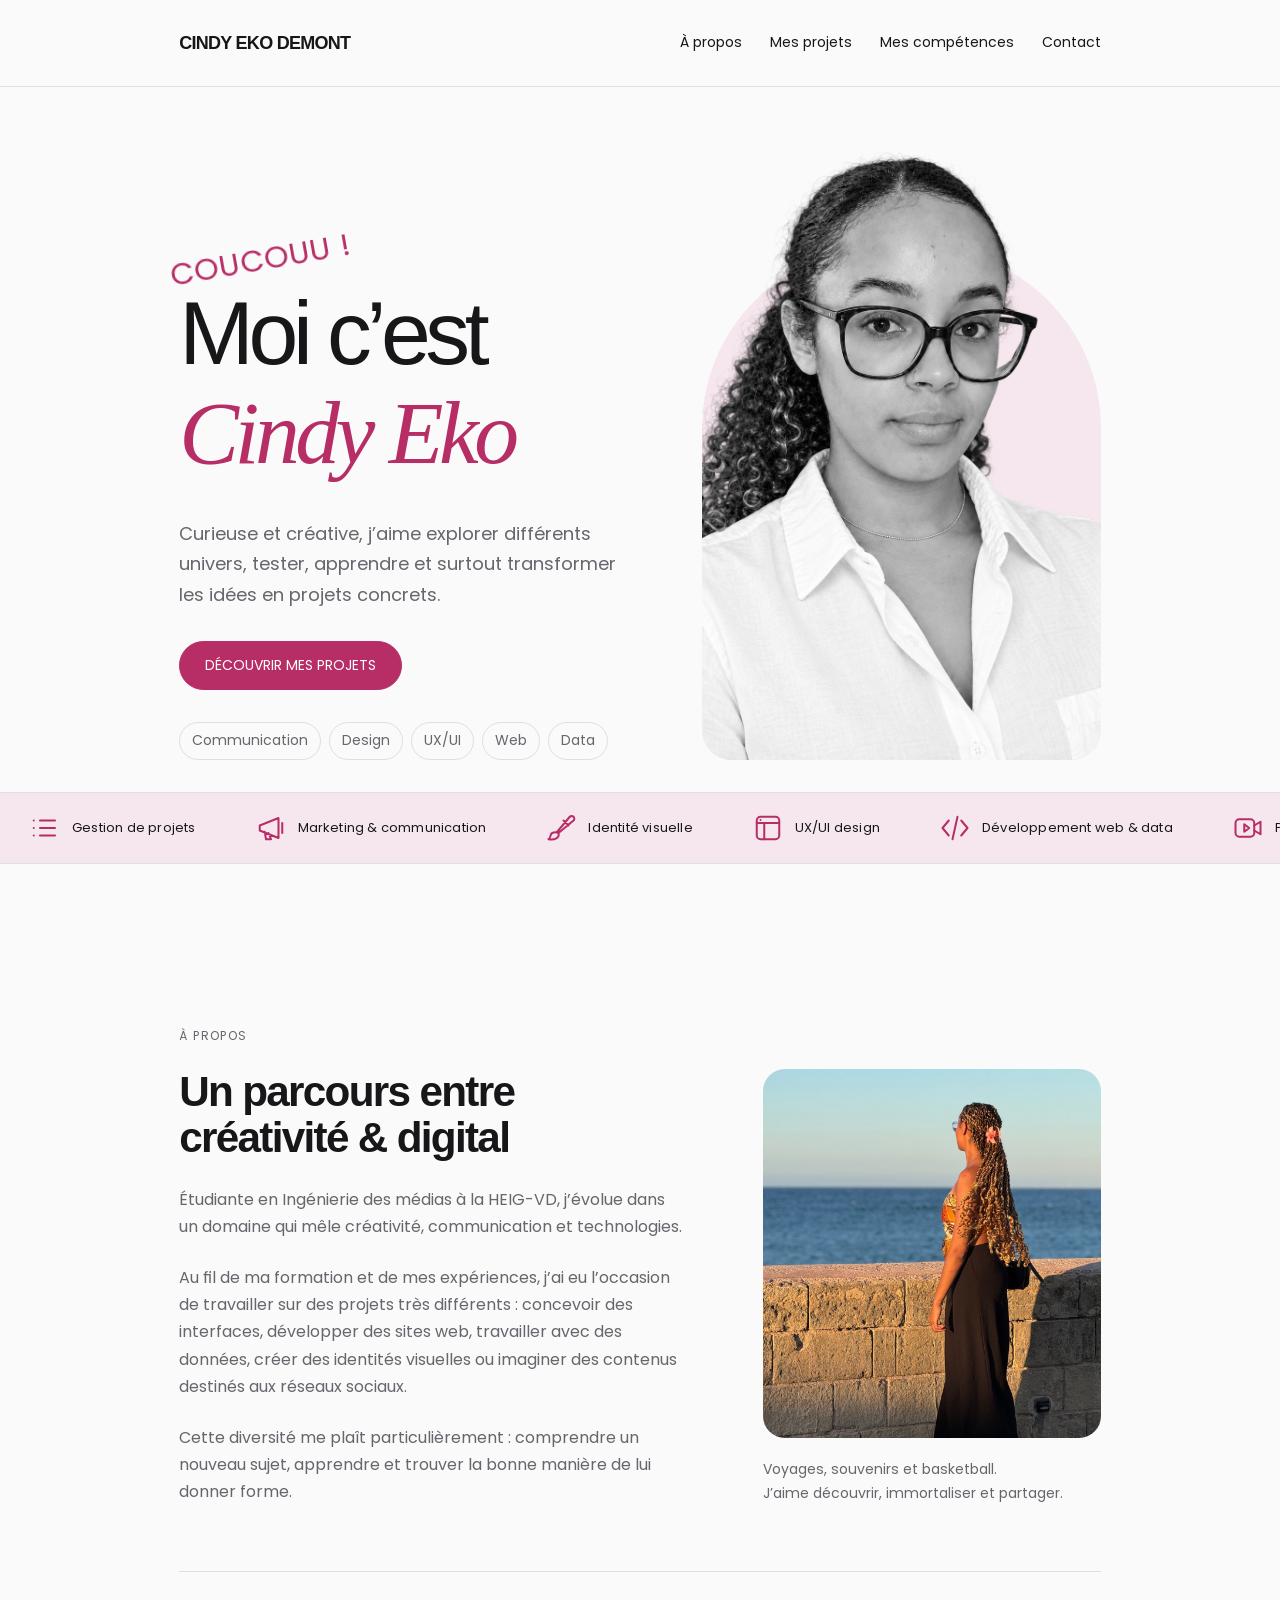
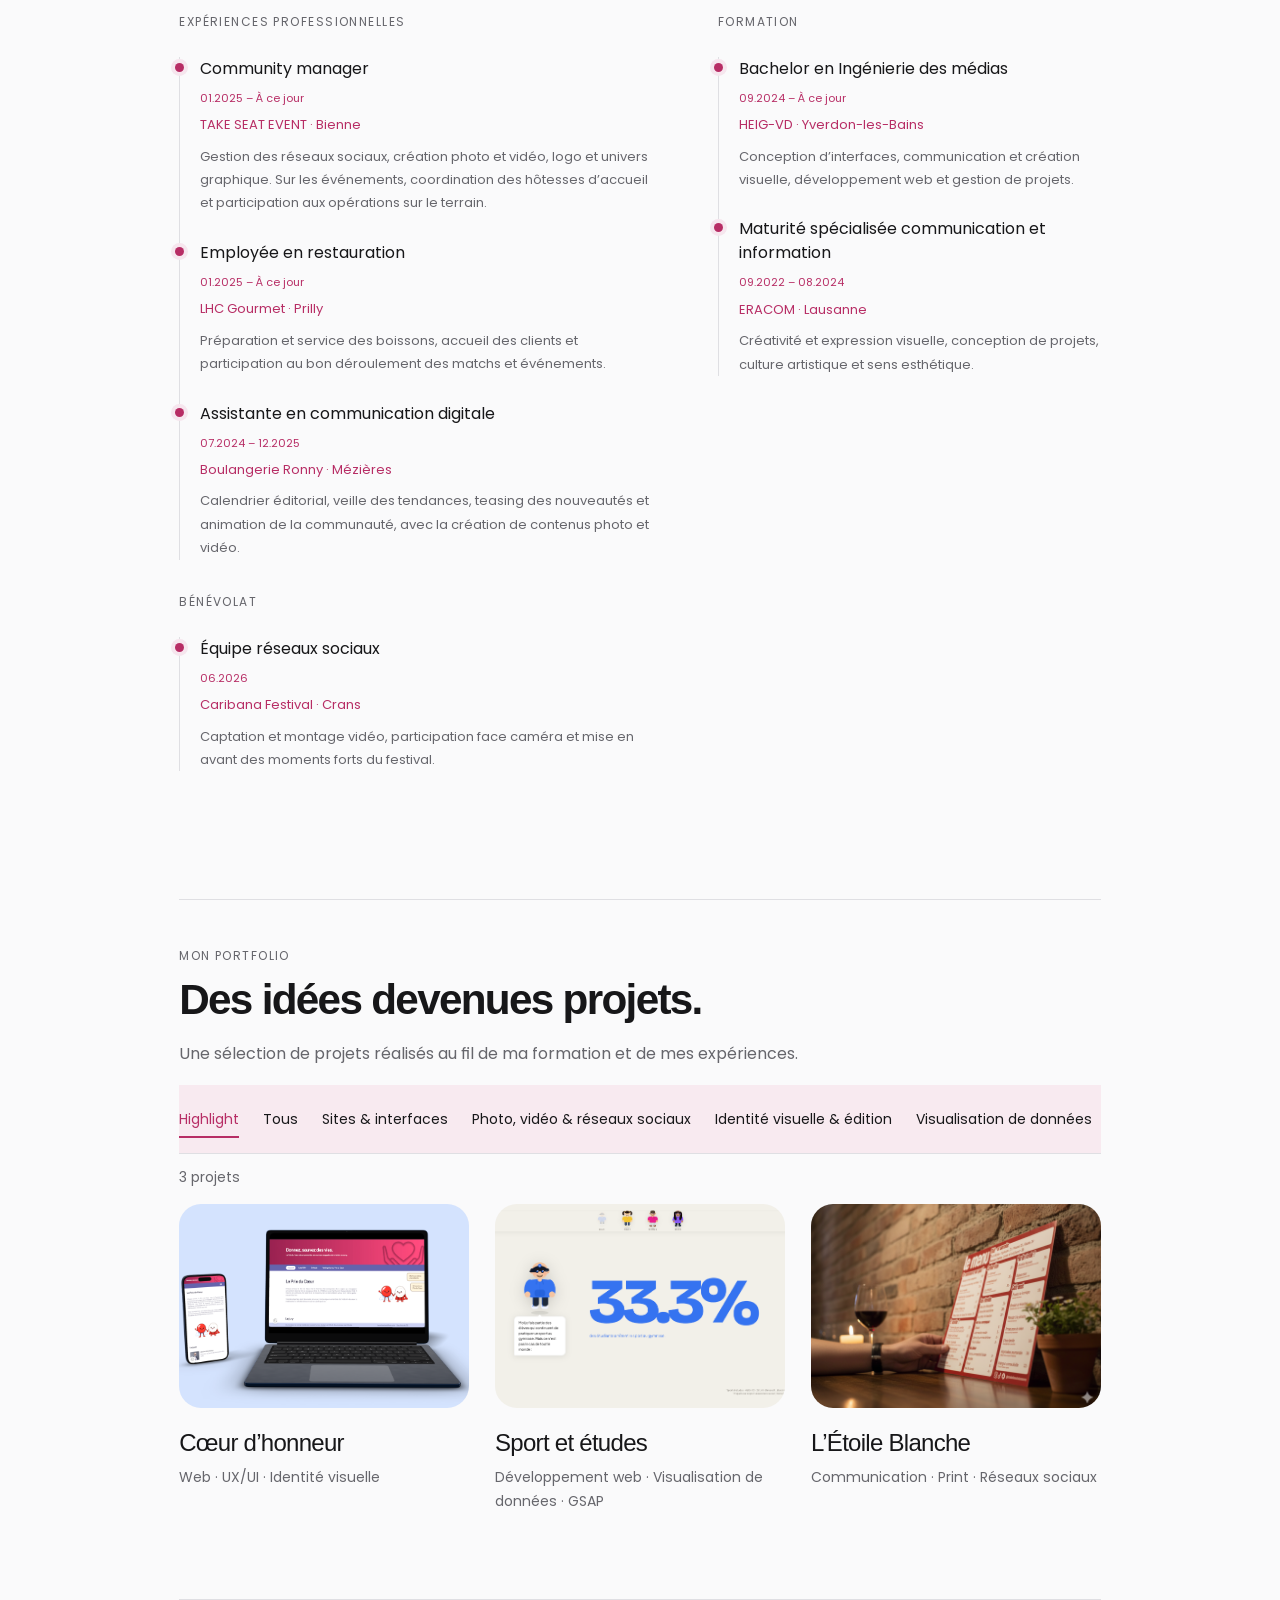
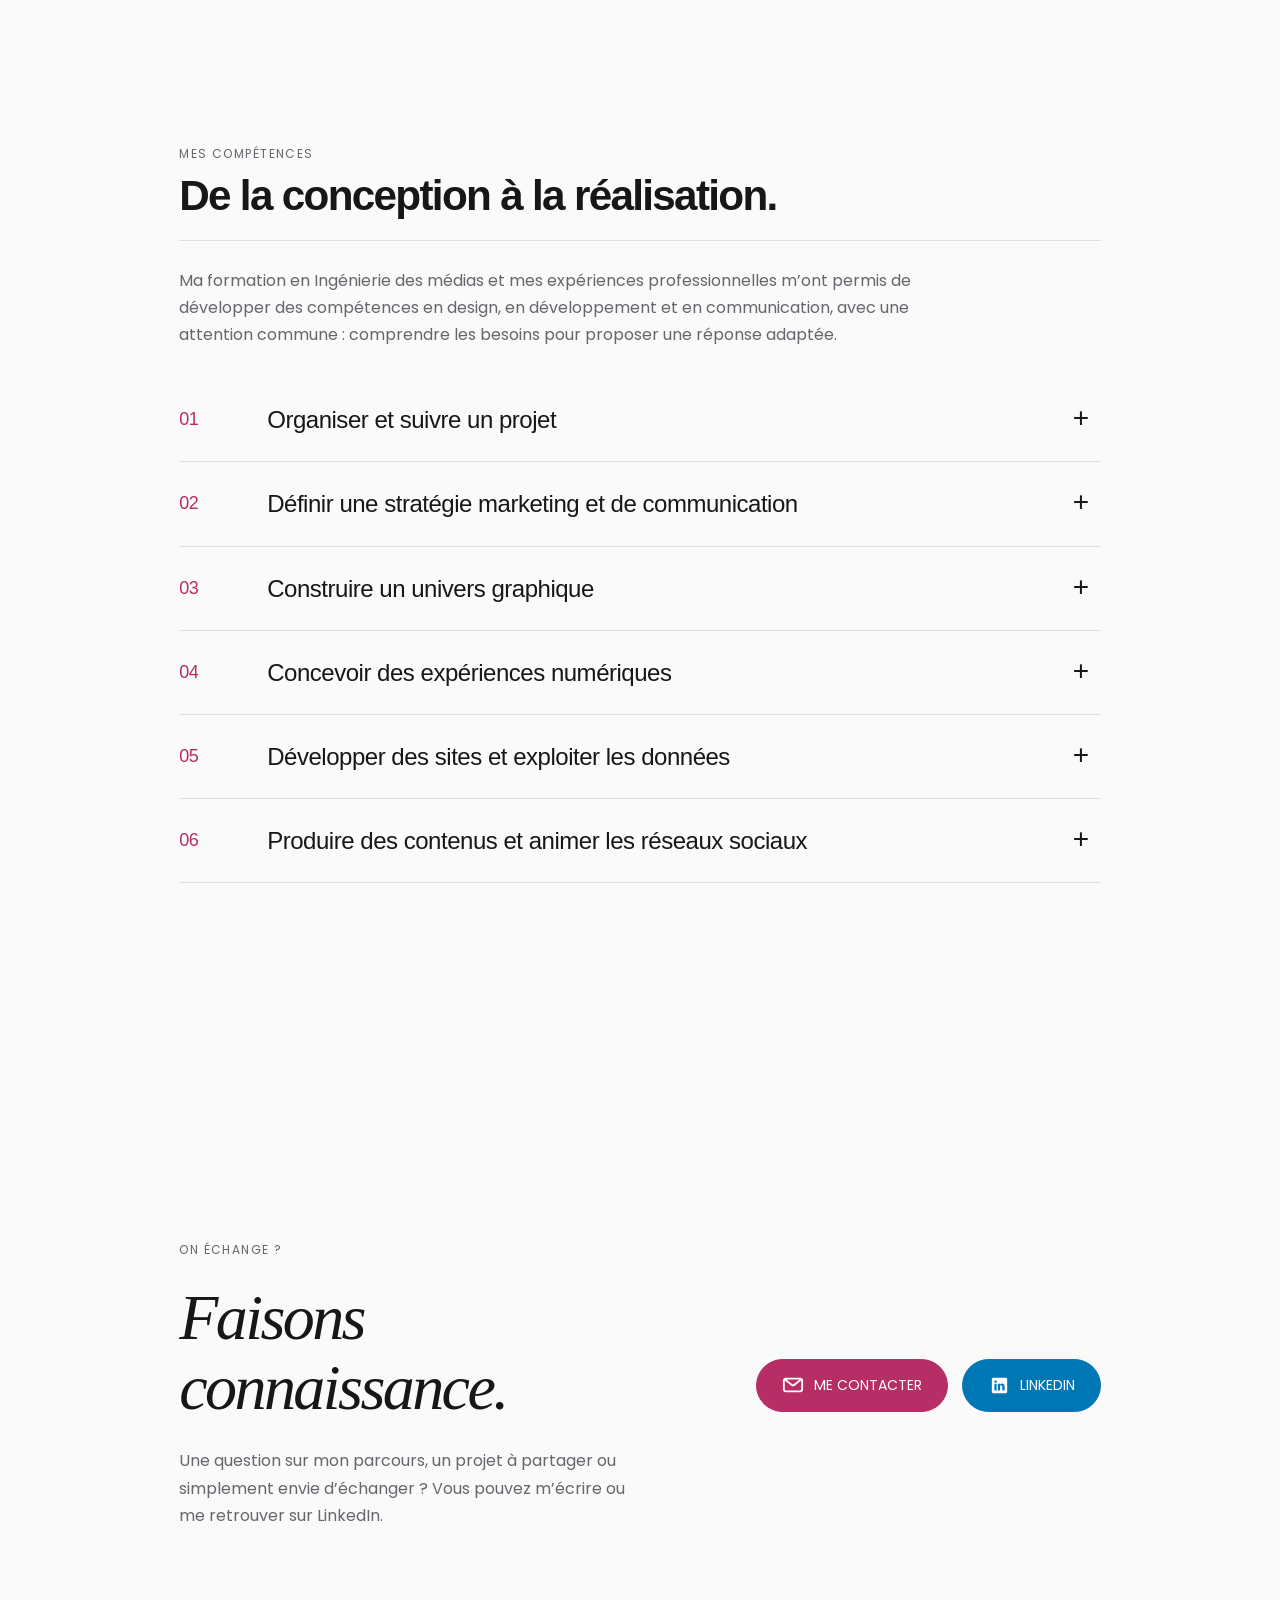
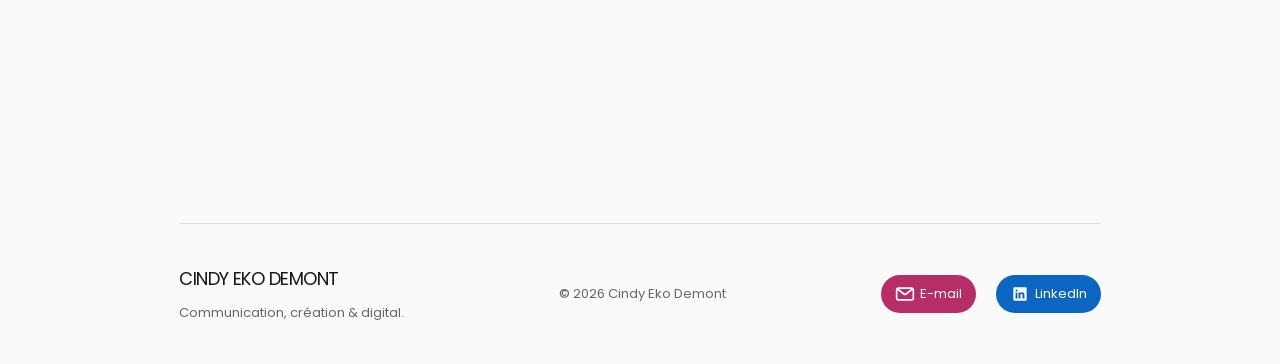
<file: index.html>
<!doctype html><html lang="fr"><head><meta charset="utf-8"><meta name="viewport" content="width=device-width,initial-scale=1"><title>Portfolio · Cindy Eko Demont</title><meta name="description" content="Le portfolio de Cindy Eko Demont : des projets en communication, design, UX/UI, web et data."><meta name="theme-color" content="#f18cb2"><link rel="icon" type="image/svg+xml" href="data:image/svg+xml,%3Csvg xmlns='http://www.w3.org/2000/svg' viewBox='0 0 40 40'%3E%3Crect width='40' height='40' rx='10' fill='%23f18cb2'/%3E%3Ctext x='20' y='28' text-anchor='middle' font-family='Arial' font-weight='bold' font-size='27' fill='%23212121'%3EC%3C/text%3E%3C/svg%3E"><link rel="preload" href="/assets/poppins.woff2" as="font" type="font/woff2" crossorigin><link rel="stylesheet" href="/style.css"><script defer src="/app.js"></script></head><body><a class="skip" href="#main">Aller au contenu</a><header><nav class="nav" aria-label="Navigation principale"><a class="brand" href="/"><span>CINDY EKO</span> DEMONT</a><button type="button" class="menu-toggle" aria-expanded="false" aria-controls="navigation" aria-label="Ouvrir le menu">MENU</button><div class="nav-links" id="navigation"><a href="/#about">À propos</a><a href="/#projects">Mes projets</a><a href="/#skills">Mes compétences</a><a href="/#contact">Contact</a></div></nav></header>
<main id="main"><div class="wrap"><section class="hero" aria-labelledby="intro-title"><div class="hero-layout"><div class="hero-content reveal"><div class="hero-title-group"><span class="hero-portrait-mobile" aria-hidden="true"><img src="/assets/cindy-portrait-bw-cutout.png" alt="" width="1121" height="1403" decoding="async"></span><p class="eyebrow">COUCOUU !</p><h1 id="intro-title">Moi c’est<br><span><a class="hero-name" href="#about" aria-label="Cindy Eko : découvrir mon parcours">Cindy Eko</a></span></h1></div><p class="hero-intro">Curieuse et créative, j’aime explorer différents univers, tester, apprendre et surtout transformer les idées en projets concrets.</p><a class="button pink" href="#projects">DÉCOUVRIR MES PROJETS</a><div class="tags" aria-label="Mes domaines"><span class="tag">Communication</span><span class="tag">Design</span><span class="tag">UX/UI</span><span class="tag">Web</span><span class="tag">Data</span></div></div><div class="ticker skills-ticker" aria-label="Mes domaines de compétences"><div class="ticker-track"><div class="ticker-group"><span class="ticker-skill"><svg viewBox="0 0 24 24" aria-hidden="true" fill="none" stroke="currentColor" stroke-width="1.6" stroke-linecap="round" stroke-linejoin="round"><path d="M8 6h12M8 12h12M8 18h12M3 6h.01M3 12h.01M3 18h.01"/></svg><span>Gestion de projets</span></span><span class="ticker-skill"><svg viewBox="0 0 24 24" aria-hidden="true" fill="none" stroke="currentColor" stroke-width="1.6" stroke-linecap="round" stroke-linejoin="round"><path d="m3 10 15-6v16L3 14zM7 15l1 6h4l-2-5M21 8v8"/></svg><span>Marketing &amp; communication</span></span><span class="ticker-skill"><svg viewBox="0 0 24 24" aria-hidden="true" fill="none" stroke="currentColor" stroke-width="1.6" stroke-linecap="round" stroke-linejoin="round"><path d="m14 6 4 4M9 15l10-12a2.1 2.1 0 0 1 3 3L10 16M10 16c1 4-3 6-8 5 2-1 1-4 3-5 2-1 3-1 5 0Z"/></svg><span>Identité visuelle</span></span><span class="ticker-skill"><svg viewBox="0 0 24 24" aria-hidden="true" fill="none" stroke="currentColor" stroke-width="1.6" stroke-linecap="round" stroke-linejoin="round"><rect x="3" y="3" width="18" height="18" rx="3"/><path d="M3 8h18M9 8v13M6 5.5h.01"/></svg><span>UX/UI design</span></span><span class="ticker-skill"><svg viewBox="0 0 24 24" aria-hidden="true" fill="none" stroke="currentColor" stroke-width="1.6" stroke-linecap="round" stroke-linejoin="round"><path d="m7 6-5 6 5 6m10-12 5 6-5 6M14 3l-4 18"/></svg><span>Développement web &amp; data</span></span><span class="ticker-skill"><svg viewBox="0 0 24 24" aria-hidden="true" fill="none" stroke="currentColor" stroke-width="1.6" stroke-linecap="round" stroke-linejoin="round"><rect x="2" y="5" width="15" height="14" rx="3"/><path d="m17 10 5-3v10l-5-3M9 9l4 3-4 3z"/></svg><span>Photo, vidéo &amp; réseaux sociaux</span></span></div><div class="ticker-group" aria-hidden="true"><span class="ticker-skill"><svg viewBox="0 0 24 24" aria-hidden="true" fill="none" stroke="currentColor" stroke-width="1.6" stroke-linecap="round" stroke-linejoin="round"><path d="M8 6h12M8 12h12M8 18h12M3 6h.01M3 12h.01M3 18h.01"/></svg><span>Gestion de projets</span></span><span class="ticker-skill"><svg viewBox="0 0 24 24" aria-hidden="true" fill="none" stroke="currentColor" stroke-width="1.6" stroke-linecap="round" stroke-linejoin="round"><path d="m3 10 15-6v16L3 14zM7 15l1 6h4l-2-5M21 8v8"/></svg><span>Marketing &amp; communication</span></span><span class="ticker-skill"><svg viewBox="0 0 24 24" aria-hidden="true" fill="none" stroke="currentColor" stroke-width="1.6" stroke-linecap="round" stroke-linejoin="round"><path d="m14 6 4 4M9 15l10-12a2.1 2.1 0 0 1 3 3L10 16M10 16c1 4-3 6-8 5 2-1 1-4 3-5 2-1 3-1 5 0Z"/></svg><span>Identité visuelle</span></span><span class="ticker-skill"><svg viewBox="0 0 24 24" aria-hidden="true" fill="none" stroke="currentColor" stroke-width="1.6" stroke-linecap="round" stroke-linejoin="round"><rect x="3" y="3" width="18" height="18" rx="3"/><path d="M3 8h18M9 8v13M6 5.5h.01"/></svg><span>UX/UI design</span></span><span class="ticker-skill"><svg viewBox="0 0 24 24" aria-hidden="true" fill="none" stroke="currentColor" stroke-width="1.6" stroke-linecap="round" stroke-linejoin="round"><path d="m7 6-5 6 5 6m10-12 5 6-5 6M14 3l-4 18"/></svg><span>Développement web &amp; data</span></span><span class="ticker-skill"><svg viewBox="0 0 24 24" aria-hidden="true" fill="none" stroke="currentColor" stroke-width="1.6" stroke-linecap="round" stroke-linejoin="round"><rect x="2" y="5" width="15" height="14" rx="3"/><path d="m17 10 5-3v10l-5-3M9 9l4 3-4 3z"/></svg><span>Photo, vidéo &amp; réseaux sociaux</span></span></div></div></div><div class="hero-portrait"><img src="/assets/cindy-portrait-bw-cutout.png" alt="Portrait de Cindy Eko Demont" width="1121" height="1403" decoding="async" fetchpriority="high"></div></div></section></div>
<div class="wrap"><section class="panel" id="about" aria-labelledby="about-title"><span class="badge">À PROPOS</span><div class="about-grid"><div class="about-copy"><h2 id="about-title">Un parcours entre<br>créativité & digital</h2><p>Étudiante en Ingénierie des médias à la HEIG-VD, j’évolue dans un domaine qui mêle créativité, communication et technologies.</p><p>Au fil de ma formation et de mes expériences, j’ai eu l’occasion de travailler sur des projets très différents : concevoir des interfaces, développer des sites web, travailler avec des données, créer des identités visuelles ou imaginer des contenus destinés aux réseaux sociaux.</p><p>Cette diversité me plaît particulièrement : comprendre un nouveau sujet, apprendre et trouver la bonne manière de lui donner forme.</p></div><figure class="about-graphic about-photo"><img src="/assets/cindy-travel.jpg" alt="Cindy face à la mer pendant un voyage" width="1152" height="2048" loading="lazy"><figcaption>Voyages, souvenirs et basketball.<br>J’aime découvrir, immortaliser et partager.</figcaption></figure></div><section class="career-timeline" aria-label="Expériences et formation"><div><h3>Expériences professionnelles</h3><ol><li><div class="timeline-item-heading"><h4>Community manager</h4><span class="timeline-date">01.2025 – À ce jour</span></div><p class="timeline-place">TAKE SEAT EVENT · Bienne</p><p>Gestion des réseaux sociaux, création photo et vidéo, logo et univers graphique. Sur les événements, coordination des hôtesses d’accueil et participation aux opérations sur le terrain.</p></li><li><div class="timeline-item-heading"><h4>Employée en restauration</h4><span class="timeline-date">01.2025 – À ce jour</span></div><p class="timeline-place">LHC Gourmet · Prilly</p><p>Préparation et service des boissons, accueil des clients et participation au bon déroulement des matchs et événements.</p></li><li><div class="timeline-item-heading"><h4>Assistante en communication digitale</h4><span class="timeline-date">07.2024 – 12.2025</span></div><p class="timeline-place">Boulangerie Ronny · Mézières</p><p>Calendrier éditorial, veille des tendances, teasing des nouveautés et animation de la communauté, avec la création de contenus photo et vidéo.</p></li></ol><h3 class="timeline-volunteer-title">Bénévolat</h3><ol><li><div class="timeline-item-heading"><h4>Équipe réseaux sociaux</h4><span class="timeline-date">06.2026</span></div><p class="timeline-place">Caribana Festival · Crans</p><p>Captation et montage vidéo, participation face caméra et mise en avant des moments forts du festival.</p></li></ol></div><div><h3>Formation</h3><ol><li><div class="timeline-item-heading"><h4>Bachelor en Ingénierie des médias</h4><span class="timeline-date">09.2024 – À ce jour</span></div><p class="timeline-place">HEIG-VD · Yverdon-les-Bains</p><p>Conception d’interfaces, communication et création visuelle, développement web et gestion de projets.</p></li><li><div class="timeline-item-heading"><h4>Maturité spécialisée communication et information</h4><span class="timeline-date">09.2022 – 08.2024</span></div><p class="timeline-place">ERACOM · Lausanne</p><p>Créativité et expression visuelle, conception de projets, culture artistique et sens esthétique.</p></li></ol></div></section></section>
<section class="panel" id="projects" aria-labelledby="projects-title"><div class="section-heading"><span class="badge">MON PORTFOLIO</span><h2 id="projects-title">Des idées devenues projets.</h2><p>Une sélection de projets réalisés au fil de ma formation et de mes expériences.</p></div><div class="filters" role="group" aria-label="Filtrer les projets"><button class="filter" data-filter="highlight" aria-pressed="true">Highlight</button><button class="filter" data-filter="all" aria-pressed="false">Tous</button><button class="filter" data-filter="web" aria-pressed="false">Sites & interfaces</button><button class="filter" data-filter="content" aria-pressed="false">Photo, vidéo & réseaux sociaux</button><button class="filter" data-filter="identity" aria-pressed="false">Identité visuelle & édition</button><button class="filter" data-filter="data" aria-pressed="false">Visualisation de données</button></div><p class="result-count" role="status" aria-live="polite">3 projets</p><div class="project-grid" id="project-list"><a class="project project-coeur-dhonneur" href="/projets/coeur-dhonneur/" data-categories="web identity highlight"><span class="project-media"><img src="/assets/hug-mockup-1.png" alt="Aperçu du projet Cœur d’honneur" width="1600" height="900" loading="lazy"><span class="project-open" aria-hidden="true">Découvrir le projet <span><span class="svg-icon icon-arrow-right" aria-hidden="true"></span></span></span></span><span class="project-card-info"><span class="project-label">Cœur d’honneur</span><span class="project-meta">Web · UX/UI · Identité visuelle</span></span></a><a class="project project-caribana" href="/projets/caribana/" data-categories="content" hidden><span class="project-media"><img src="/assets/caribana-photo.jpg" alt="Aperçu du projet Caribana Festival" width="1600" height="900" loading="lazy"><span class="project-open" aria-hidden="true">Découvrir le projet <span><span class="svg-icon icon-arrow-right" aria-hidden="true"></span></span></span></span><span class="project-card-info"><span class="project-label">Caribana Festival</span><span class="project-meta">Vidéo · Création de contenu · Réseaux sociaux</span></span></a><a class="project project-yearbook" href="/projets/yearbook/" data-categories="identity" hidden><span class="project-media"><img src="/assets/yearbook-full-cover.png" alt="Aperçu du projet YearBook" width="1600" height="900" loading="lazy"><span class="project-open" aria-hidden="true">Découvrir le projet <span><span class="svg-icon icon-arrow-right" aria-hidden="true"></span></span></span></span><span class="project-card-info"><span class="project-label">YearBook</span><span class="project-meta">Design éditorial · Mise en page</span></span></a><a class="project project-take-seat-event" href="/projets/take-seat-event/" data-categories="identity content" hidden><span class="project-media"><img src="/assets/tks-logo.jpeg" alt="Aperçu du projet Take Seat Event" width="1600" height="900" loading="lazy"><span class="project-open" aria-hidden="true">Découvrir le projet <span><span class="svg-icon icon-arrow-right" aria-hidden="true"></span></span></span></span><span class="project-card-info"><span class="project-label">Take Seat Event</span><span class="project-meta">Identité visuelle · Print · Réseaux sociaux · Photo · Vidéo</span></span></a><a class="project project-sport-data" href="/projets/sport-data/" data-categories="web data highlight"><span class="project-media"><img src="/assets/sport-screen-2.png" alt="Aperçu du projet Sport et études" width="1600" height="900" loading="lazy"><span class="project-open" aria-hidden="true">Découvrir le projet <span><span class="svg-icon icon-arrow-right" aria-hidden="true"></span></span></span></span><span class="project-card-info"><span class="project-label">Sport et études</span><span class="project-meta">Développement web · Visualisation de données · GSAP</span></span></a><a class="project project-ronny" href="/projets/ronny/" data-categories="content" hidden><span class="project-media"><img src="/assets/ronny-photo-2.jpg" alt="Aperçu du projet Ronny Boulangerie" width="1600" height="900" loading="lazy"><span class="project-open" aria-hidden="true">Découvrir le projet <span><span class="svg-icon icon-arrow-right" aria-hidden="true"></span></span></span></span><span class="project-card-info"><span class="project-label">Ronny Boulangerie</span><span class="project-meta">Photo · Vidéo · Réseaux sociaux</span></span></a><a class="project project-etoile-blanche" href="/projets/etoile-blanche/" data-categories="identity content highlight"><span class="project-media"><img src="/assets/etoile-menu.png" alt="Aperçu du projet L’Étoile Blanche" width="1600" height="900" loading="lazy"><span class="project-open" aria-hidden="true">Découvrir le projet <span><span class="svg-icon icon-arrow-right" aria-hidden="true"></span></span></span></span><span class="project-card-info"><span class="project-label">L’Étoile Blanche</span><span class="project-meta">Communication · Print · Réseaux sociaux</span></span></a><a class="project project-omuzi" href="/projets/omuzi/" data-categories="web data" hidden><span class="project-media"><img src="/assets/omuzi-screen-2.png" alt="Aperçu du projet OMUZI" width="1600" height="900" loading="lazy"><span class="project-open" aria-hidden="true">Découvrir le projet <span><span class="svg-icon icon-arrow-right" aria-hidden="true"></span></span></span></span><span class="project-card-info"><span class="project-label">OMUZI</span><span class="project-meta">UX/UI · Visualisation de données</span></span></a><a class="project project-naturaquest" href="/projets/naturaquest/" data-categories="web data" hidden><span class="project-media"><img src="/assets/nature-quest-1.png" alt="Aperçu du projet NaturaQuest" width="1600" height="900" loading="lazy"><span class="project-open" aria-hidden="true">Découvrir le projet <span><span class="svg-icon icon-arrow-right" aria-hidden="true"></span></span></span></span><span class="project-card-info"><span class="project-label">NaturaQuest</span><span class="project-meta">UX/UI · Visualisation de données · Gamification</span></span></a></div><div class="show-more-wrap"><button class="button pink show-more" type="button" aria-controls="project-list" hidden>Afficher +</button></div></section>
<section class="panel" id="skills" aria-labelledby="skills-title"><div class="section-heading skills-heading"><span class="badge">MES COMPÉTENCES</span><h2 id="skills-title">De la conception à la réalisation.</h2></div><p class="skills-intro">Ma formation en Ingénierie des médias et mes expériences professionnelles m’ont permis de développer des compétences en design, en développement et en communication, avec une attention commune : comprendre les besoins pour proposer une réponse adaptée.</p><div class="skills-accordion"><details class="skill-detail"><summary><span class="skill-index">01</span><span>Organiser et suivre un projet</span><span class="skill-toggle" aria-hidden="true">+</span></summary><div class="skill-detail-body"><ul class="skill-description"><li>Préciser les objectifs, les livrables et les contraintes.</li><li>Planifier les tâches, les ressources et le budget.</li><li>Suivre l’avancement et ajuster les priorités avec les personnes impliquées.</li></ul><div class="skill-tag-group qualities"><h3>Qualités développées</h3><ul class="skill-tags"><li>Organisation</li><li>Collaboration</li><li>Adaptabilité</li></ul></div><div class="skill-tag-group technical"><h3>Compétences techniques</h3><ul class="skill-tags"><li>Cadrage de projet</li><li>Planification</li><li>Suivi budgétaire</li><li>Méthodes agiles</li></ul></div></div></details><details class="skill-detail"><summary><span class="skill-index">02</span><span>Définir une stratégie marketing et de communication</span><span class="skill-toggle" aria-hidden="true">+</span></summary><div class="skill-detail-body"><ul class="skill-description"><li>Analyser un marché, ses publics et son environnement concurrentiel.</li><li>Définir un positionnement, des objectifs et les canaux de communication.</li><li>Planifier les actions et choisir les indicateurs pour évaluer leurs résultats.</li></ul><div class="skill-tag-group qualities"><h3>Qualités développées</h3><ul class="skill-tags"><li>Curiosité</li><li>Esprit d’analyse</li><li>Prise de recul</li></ul></div><div class="skill-tag-group technical"><h3>Compétences techniques</h3><ul class="skill-tags"><li>Étude de marché</li><li>Positionnement</li><li>Marketing digital</li><li>Analyse des performances</li></ul></div></div></details><details class="skill-detail"><summary><span class="skill-index">03</span><span>Construire un univers graphique</span><span class="skill-toggle" aria-hidden="true">+</span></summary><div class="skill-detail-body"><ul class="skill-description"><li>Concevoir des identités visuelles et leurs déclinaisons.</li><li>Associer typographies, couleurs et compositions selon le message.</li><li>Mettre en page des publications et préparer les supports pour leur diffusion.</li></ul><div class="skill-tag-group qualities"><h3>Qualités développées</h3><ul class="skill-tags"><li>Créativité</li><li>Sens du détail</li><li>Capacité d’argumentation</li></ul></div><div class="skill-tag-group technical"><h3>Compétences techniques</h3><ul class="skill-tags"><li>Identité visuelle</li><li>Charte graphique</li><li>Design éditorial</li><li>Préparation à l’impression</li></ul></div></div></details><details class="skill-detail"><summary><span class="skill-index">04</span><span>Concevoir des expériences numériques</span><span class="skill-toggle" aria-hidden="true">+</span></summary><div class="skill-detail-body"><ul class="skill-description"><li>Comprendre les besoins grâce à la recherche et aux tests utilisateurs.</li><li>Organiser les informations et construire les parcours.</li><li>Concevoir des interfaces et des prototypes adaptés aux différents écrans.</li></ul><div class="skill-tag-group qualities"><h3>Qualités développées</h3><ul class="skill-tags"><li>Écoute</li><li>Empathie</li><li>Esprit critique</li></ul></div><div class="skill-tag-group technical"><h3>Compétences techniques</h3><ul class="skill-tags"><li>Recherche utilisateur</li><li>UX/UI design</li><li>Prototypage</li><li>Évaluation ergonomique</li></ul></div></div></details><details class="skill-detail"><summary><span class="skill-index">05</span><span>Développer des sites et exploiter les données</span><span class="skill-toggle" aria-hidden="true">+</span></summary><div class="skill-detail-body"><ul class="skill-description"><li>Réaliser des interfaces web et des fonctionnalités interactives.</li><li>Relier les applications aux bases de données et aux services externes.</li><li>Structurer et visualiser les données pour en faciliter la lecture.</li></ul><div class="skill-tag-group qualities"><h3>Qualités développées</h3><ul class="skill-tags"><li>Logique</li><li>Persévérance</li><li>Capacité de synthèse</li></ul></div><div class="skill-tag-group technical"><h3>Compétences techniques</h3><ul class="skill-tags"><li>Développement front-end et back-end</li><li>Bases de données</li><li>API</li><li>Visualisation de données</li></ul></div></div></details><details class="skill-detail"><summary><span class="skill-index">06</span><span>Produire des contenus et animer les réseaux sociaux</span><span class="skill-toggle" aria-hidden="true">+</span></summary><div class="skill-detail-body"><ul class="skill-description"><li>Imaginer des sujets et des formats adaptés au public.</li><li>Réaliser des photos et des vidéos, du tournage au montage.</li><li>Rédiger, publier et entretenir les échanges avec la communauté.</li></ul><div class="skill-tag-group qualities"><h3>Qualités développées</h3><ul class="skill-tags"><li>Réactivité</li><li>Sens de l’observation</li><li>Aisance relationnelle</li></ul></div><div class="skill-tag-group technical"><h3>Compétences techniques</h3><ul class="skill-tags"><li>Photographie</li><li>Production vidéo</li><li>Storytelling</li><li>Rédaction</li><li>Community management</li></ul></div></div></details></div></section><section class="panel contact-panel" id="contact" aria-labelledby="contact-title"><div><span class="badge">ON ÉCHANGE ?</span><h2 id="contact-title">Faisons connaissance.</h2><p>Une question sur mon parcours, un projet à partager ou simplement envie d’échanger ? Vous pouvez m’écrire ou me retrouver sur LinkedIn.</p></div><div class="contact-actions"><a class="button pink contact-trigger" href="mailto:cindyekodemont@gmail.com"><span class="svg-icon icon-mail" aria-hidden="true"></span>ME CONTACTER</a><a class="button linkedin-button" href="https://www.linkedin.com/in/cindy-eko-demont-23b3392b9/" target="_blank" rel="noopener noreferrer"><span class="svg-icon icon-linkedin" aria-hidden="true"></span>LINKEDIN</a></div></section></div></main><footer><div class="footer-inner"><div><div class="footer-name">CINDY EKO DEMONT</div><p>Communication, création & digital.</p></div><p>© 2026 Cindy Eko Demont</p><div class="footer-links"><a class="footer-social contact-trigger" href="mailto:cindyekodemont@gmail.com"><span class="svg-icon icon-mail" aria-hidden="true"></span>E-mail</a><a href="https://www.linkedin.com/in/cindy-eko-demont-23b3392b9/" target="_blank" rel="noopener noreferrer" class="footer-social"><span class="svg-icon icon-linkedin" aria-hidden="true"></span>LinkedIn</a></div></div></footer><button class="back-to-top" type="button" aria-label="Retour en haut" hidden><span class="svg-icon icon-arrow-up" aria-hidden="true"></span><span class="back-to-top-tooltip" aria-hidden="true">Retour en haut</span></button><dialog class="contact-dialog" aria-labelledby="contact-dialog-title"><button class="contact-close" type="button" aria-label="Fermer la fenêtre de contact">×</button><h2 id="contact-dialog-title" tabindex="-1">Contactez-moi !</h2><p>Pour une question ou un projet, vous pouvez me joindre à cette adresse.</p><label class="sr-only" for="contact-email">Adresse e-mail</label><input id="contact-email" type="text" readonly value="cindyekodemont@gmail.com"><div class="contact-dialog-actions"><button class="button pink copy-email" type="button">Copier l’adresse</button><a class="editorial-link" href="mailto:cindyekodemont@gmail.com">Ouvrir ma messagerie</a></div><p class="copy-status" role="status" aria-live="polite"></p></dialog></body></html>
</file>
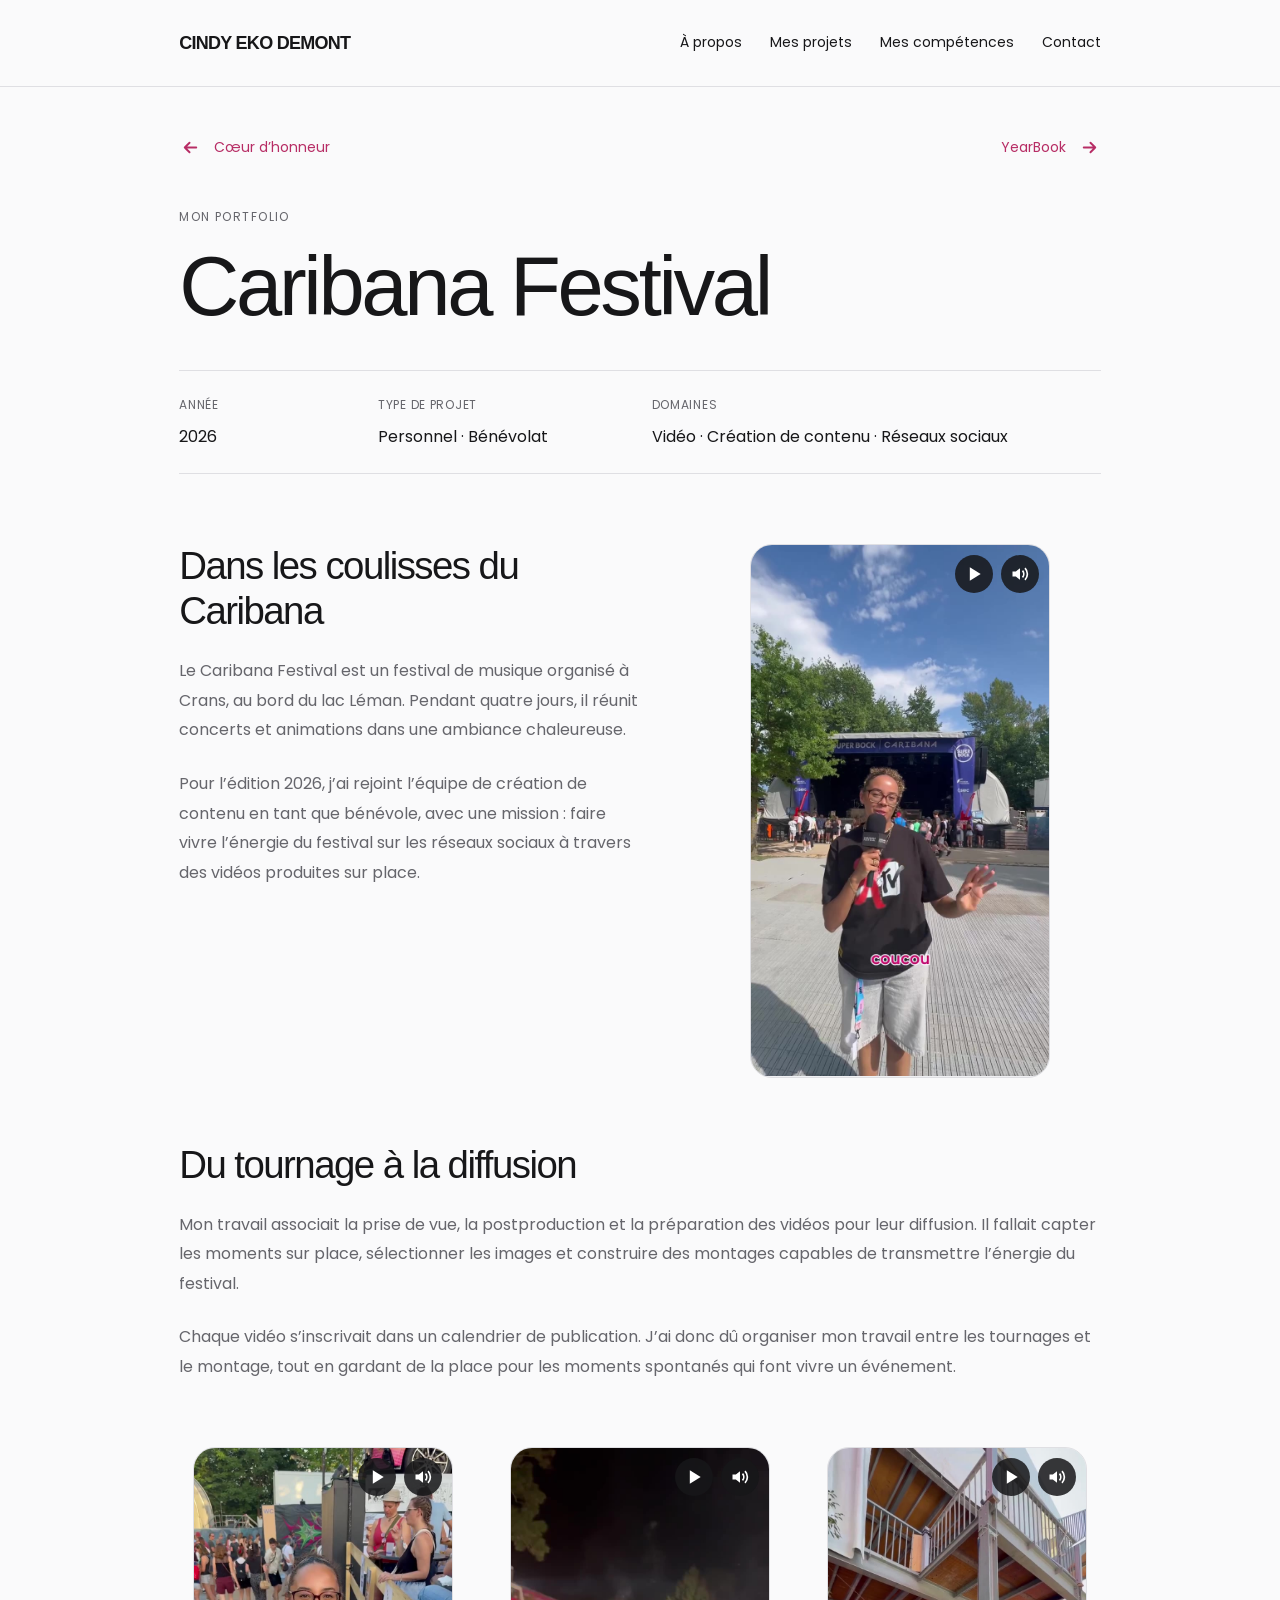
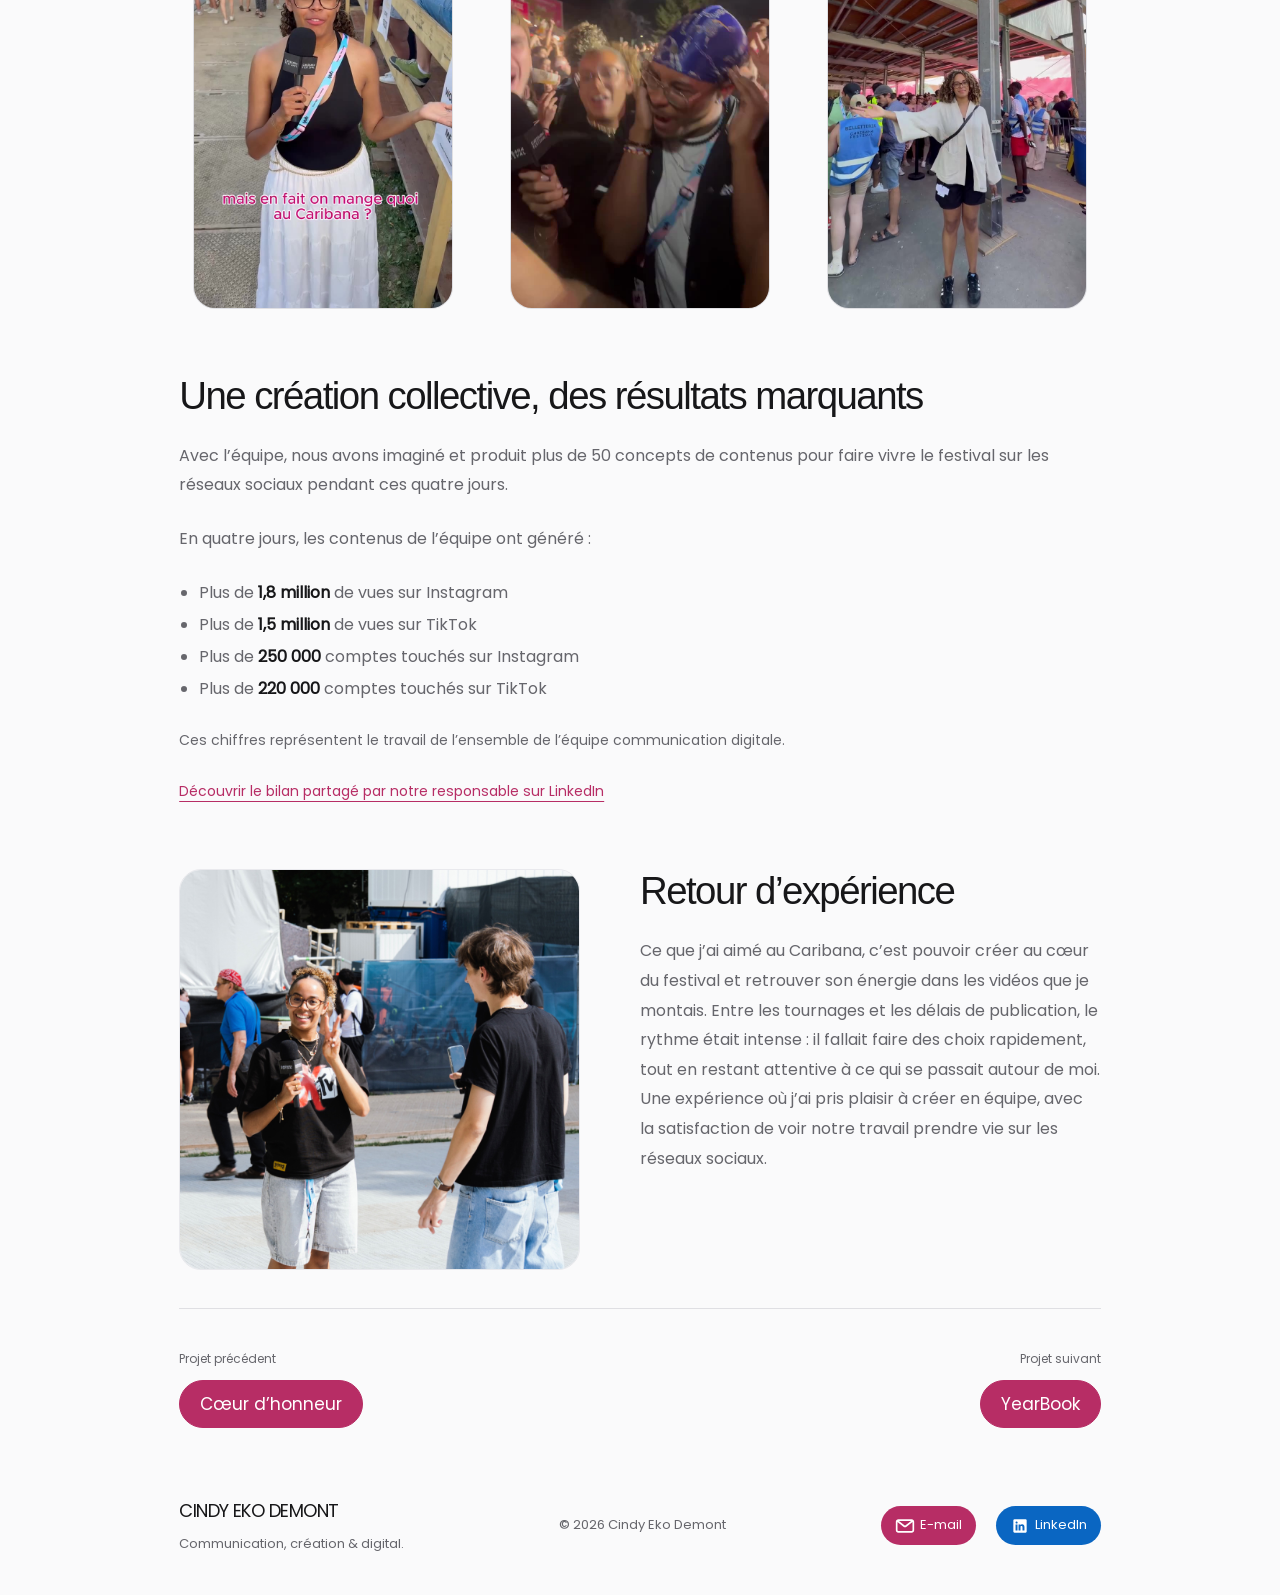
<file: projets/caribana/index.html>
<!doctype html><html lang="fr"><head><meta charset="utf-8"><meta name="viewport" content="width=device-width,initial-scale=1"><title>Caribana Festival · Cindy Eko Demont</title><meta name="description" content="Événementiel · Bénévolat — Expérience sur le terrain"><meta name="theme-color" content="#f18cb2"><link rel="icon" type="image/svg+xml" href="data:image/svg+xml,%3Csvg xmlns='http://www.w3.org/2000/svg' viewBox='0 0 40 40'%3E%3Crect width='40' height='40' rx='10' fill='%23f18cb2'/%3E%3Ctext x='20' y='28' text-anchor='middle' font-family='Arial' font-weight='bold' font-size='27' fill='%23212121'%3EC%3C/text%3E%3C/svg%3E"><link rel="preload" href="/assets/poppins.woff2" as="font" type="font/woff2" crossorigin><link rel="stylesheet" href="/style.css"><script defer src="/app.js"></script></head><body><a class="skip" href="#main">Aller au contenu</a><header><nav class="nav" aria-label="Navigation principale"><a class="brand" href="/"><span>CINDY EKO</span> DEMONT</a><button type="button" class="menu-toggle" aria-expanded="false" aria-controls="navigation" aria-label="Ouvrir le menu">MENU</button><div class="nav-links" id="navigation"><a href="/#about">À propos</a><a href="/#projects">Mes projets</a><a href="/#skills">Mes compétences</a><a href="/#contact">Contact</a></div></nav></header><main id="main" class="wrap"><article class="panel detail-panel"><nav class="project-navigation navigation-top" aria-label="Navigation entre les projets, haut de page"><a class="project-nav-button" href="/projets/coeur-dhonneur/" rel="prev"><span class="nav-arrow" aria-hidden="true"><span class="svg-icon icon-arrow-left" aria-hidden="true"></span></span><span class="sr-only">Projet précédent : </span><span class="nav-project">Cœur d’honneur</span></a><a class="project-nav-button" href="/projets/yearbook/" rel="next"><span class="sr-only">Projet suivant : </span><span class="nav-project">YearBook</span><span class="nav-arrow" aria-hidden="true"><span class="svg-icon icon-arrow-right" aria-hidden="true"></span></span></a></nav><div class="detail-heading"><span class="badge">MON PORTFOLIO</span><h1 class="detail-title">Caribana Festival</h1></div><dl class="project-metadata"><div class="metadata-item"><dt>Année</dt><dd>2026</dd></div><div class="metadata-item"><dt>Type de projet</dt><dd>Personnel · Bénévolat</dd></div><div class="metadata-item"><dt>Domaines</dt><dd>Vidéo · Création de contenu · Réseaux sociaux</dd></div></dl><div class="editorial-layout"><div class="editorial-row"><section class="editorial-text"><h2>Dans les coulisses du Caribana</h2><p>Le Caribana Festival est un festival de musique organisé à Crans, au bord du lac Léman. Pendant quatre jours, il réunit concerts et animations dans une ambiance chaleureuse.</p><p>Pour l’édition 2026, j’ai rejoint l’équipe de création de contenu en tant que bénévole, avec une mission : faire vivre l’énergie du festival sur les réseaux sociaux à travers des vidéos produites sur place.</p></section><div class="reserved-media portrait-media"><div class="video-player"><video data-has-audio="true" poster="/assets/caribana-video-1-poster.jpg" src="/assets/caribana-video-1.mp4" controls playsinline preload="metadata" aria-label="Caribana — vidéo 1"></video></div></div></div><section class="editorial-text"><h2>Du tournage à la diffusion</h2><p>Mon travail associait la prise de vue, la postproduction et la préparation des vidéos pour leur diffusion. Il fallait capter les moments sur place, sélectionner les images et construire des montages capables de transmettre l’énergie du festival.</p><p>Chaque vidéo s’inscrivait dans un calendrier de publication. J’ai donc dû organiser mon travail entre les tournages et le montage, tout en gardant de la place pour les moments spontanés qui font vivre un événement.</p></section><div class="video-examples"><div class="reserved-media portrait-media"><div class="video-player"><video data-has-audio="true" poster="/assets/caribana-video-2-poster.jpg" src="/assets/caribana-video-2.mp4" controls playsinline preload="metadata" aria-label="Caribana — vidéo 2"></video></div></div><div class="reserved-media portrait-media"><div class="video-player"><video data-has-audio="true" poster="/assets/caribana-video-3-poster.jpg" src="/assets/caribana-video-3.mp4" controls playsinline preload="metadata" aria-label="Caribana — vidéo 3"></video></div></div><div class="reserved-media portrait-media"><div class="video-player"><video data-has-audio="true" poster="/assets/caribana-video-4-poster.jpg" src="/assets/caribana-video-4.mp4" controls playsinline preload="metadata" aria-label="Caribana — vidéo 4"></video></div></div></div><div class="editorial-results"><section class="editorial-text"><h2>Une création collective, des résultats marquants</h2><p>Avec l’équipe, nous avons imaginé et produit plus de 50 concepts de contenus pour faire vivre le festival sur les réseaux sociaux pendant ces quatre jours.</p><p>En quatre jours, les contenus de l’équipe ont généré :</p></section><ul class="festival-results"><li>Plus de <strong>1,8 million</strong> de vues sur Instagram</li><li>Plus de <strong>1,5 million</strong> de vues sur TikTok</li><li>Plus de <strong>250 000</strong> comptes touchés sur Instagram</li><li>Plus de <strong>220 000</strong> comptes touchés sur TikTok</li></ul><p class="results-credit">Ces chiffres représentent le travail de l’ensemble de l’équipe communication digitale.</p><a class="editorial-link" href="https://lnkd.in/p/d5423gGH" target="_blank" rel="noopener noreferrer">Découvrir le bilan partagé par notre responsable sur LinkedIn</a></div><div class="editorial-row editorial-row-reverse"><figure class="editorial-image "><a class="gallery-link" href="/assets/caribana-photo.jpg" data-caption="Création de contenu sur le terrain au Caribana" aria-label="Agrandir : Création de contenu sur le terrain au Caribana"><img src="/assets/caribana-photo.jpg" alt="Création de contenu sur le terrain au Caribana" loading="lazy"></a></figure><section class="editorial-text"><h2>Retour d’expérience</h2><p>Ce que j’ai aimé au Caribana, c’est pouvoir créer au cœur du festival et retrouver son énergie dans les vidéos que je montais. Entre les tournages et les délais de publication, le rythme était intense : il fallait faire des choix rapidement, tout en restant attentive à ce qui se passait autour de moi. Une expérience où j’ai pris plaisir à créer en équipe, avec la satisfaction de voir notre travail prendre vie sur les réseaux sociaux.</p></section></div></div><dialog class="image-viewer" aria-labelledby="viewer-title"><div class="viewer-toolbar"><span class="display" id="viewer-title">LE PROJET EN IMAGES</span><button class="viewer-close" type="button" aria-label="Fermer la galerie"><span aria-hidden="true">×</span></button></div><div class="viewer-stage"><button class="viewer-prev" type="button" aria-label="Image précédente"><span class="svg-icon icon-arrow-left" aria-hidden="true"></span></button><div class="viewer-image-frame"><img alt=""></div><button class="viewer-next" type="button" aria-label="Image suivante"><span class="svg-icon icon-arrow-right" aria-hidden="true"></span></button></div><p class="viewer-caption"></p><div class="viewer-nav"><span class="viewer-count sr-only" role="status" aria-live="polite"></span><div class="viewer-dots" role="group" aria-label="Choisir une image"></div></div></dialog><nav class="project-navigation navigation-bottom" aria-label="Navigation entre les projets, bas de page"><div class="project-nav-item"><span class="nav-direction">Projet précédent</span><a class="project-nav-button" href="/projets/coeur-dhonneur/" rel="prev" aria-label="Projet précédent : Cœur d’honneur"><span class="nav-project">Cœur d’honneur</span></a></div><div class="project-nav-item"><span class="nav-direction">Projet suivant</span><a class="project-nav-button" href="/projets/yearbook/" rel="next" aria-label="Projet suivant : YearBook"><span class="nav-project">YearBook</span></a></div></nav></article></main><footer><div class="footer-inner"><div><div class="footer-name">CINDY EKO DEMONT</div><p>Communication, création & digital.</p></div><p>© 2026 Cindy Eko Demont</p><div class="footer-links"><a class="footer-social contact-trigger" href="mailto:cindyekodemont@gmail.com"><span class="svg-icon icon-mail" aria-hidden="true"></span>E-mail</a><a href="https://www.linkedin.com/in/cindy-eko-demont-23b3392b9/" target="_blank" rel="noopener noreferrer" class="footer-social"><span class="svg-icon icon-linkedin" aria-hidden="true"></span>LinkedIn</a></div></div></footer><button class="back-to-top" type="button" aria-label="Retour en haut" hidden><span class="svg-icon icon-arrow-up" aria-hidden="true"></span><span class="back-to-top-tooltip" aria-hidden="true">Retour en haut</span></button><dialog class="contact-dialog" aria-labelledby="contact-dialog-title"><button class="contact-close" type="button" aria-label="Fermer la fenêtre de contact">×</button><h2 id="contact-dialog-title" tabindex="-1">Contactez-moi !</h2><p>Pour une question ou un projet, vous pouvez me joindre à cette adresse.</p><label class="sr-only" for="contact-email">Adresse e-mail</label><input id="contact-email" type="text" readonly value="cindyekodemont@gmail.com"><div class="contact-dialog-actions"><button class="button pink copy-email" type="button">Copier l’adresse</button><a class="editorial-link" href="mailto:cindyekodemont@gmail.com">Ouvrir ma messagerie</a></div><p class="copy-status" role="status" aria-live="polite"></p></dialog></body></html>
</file>
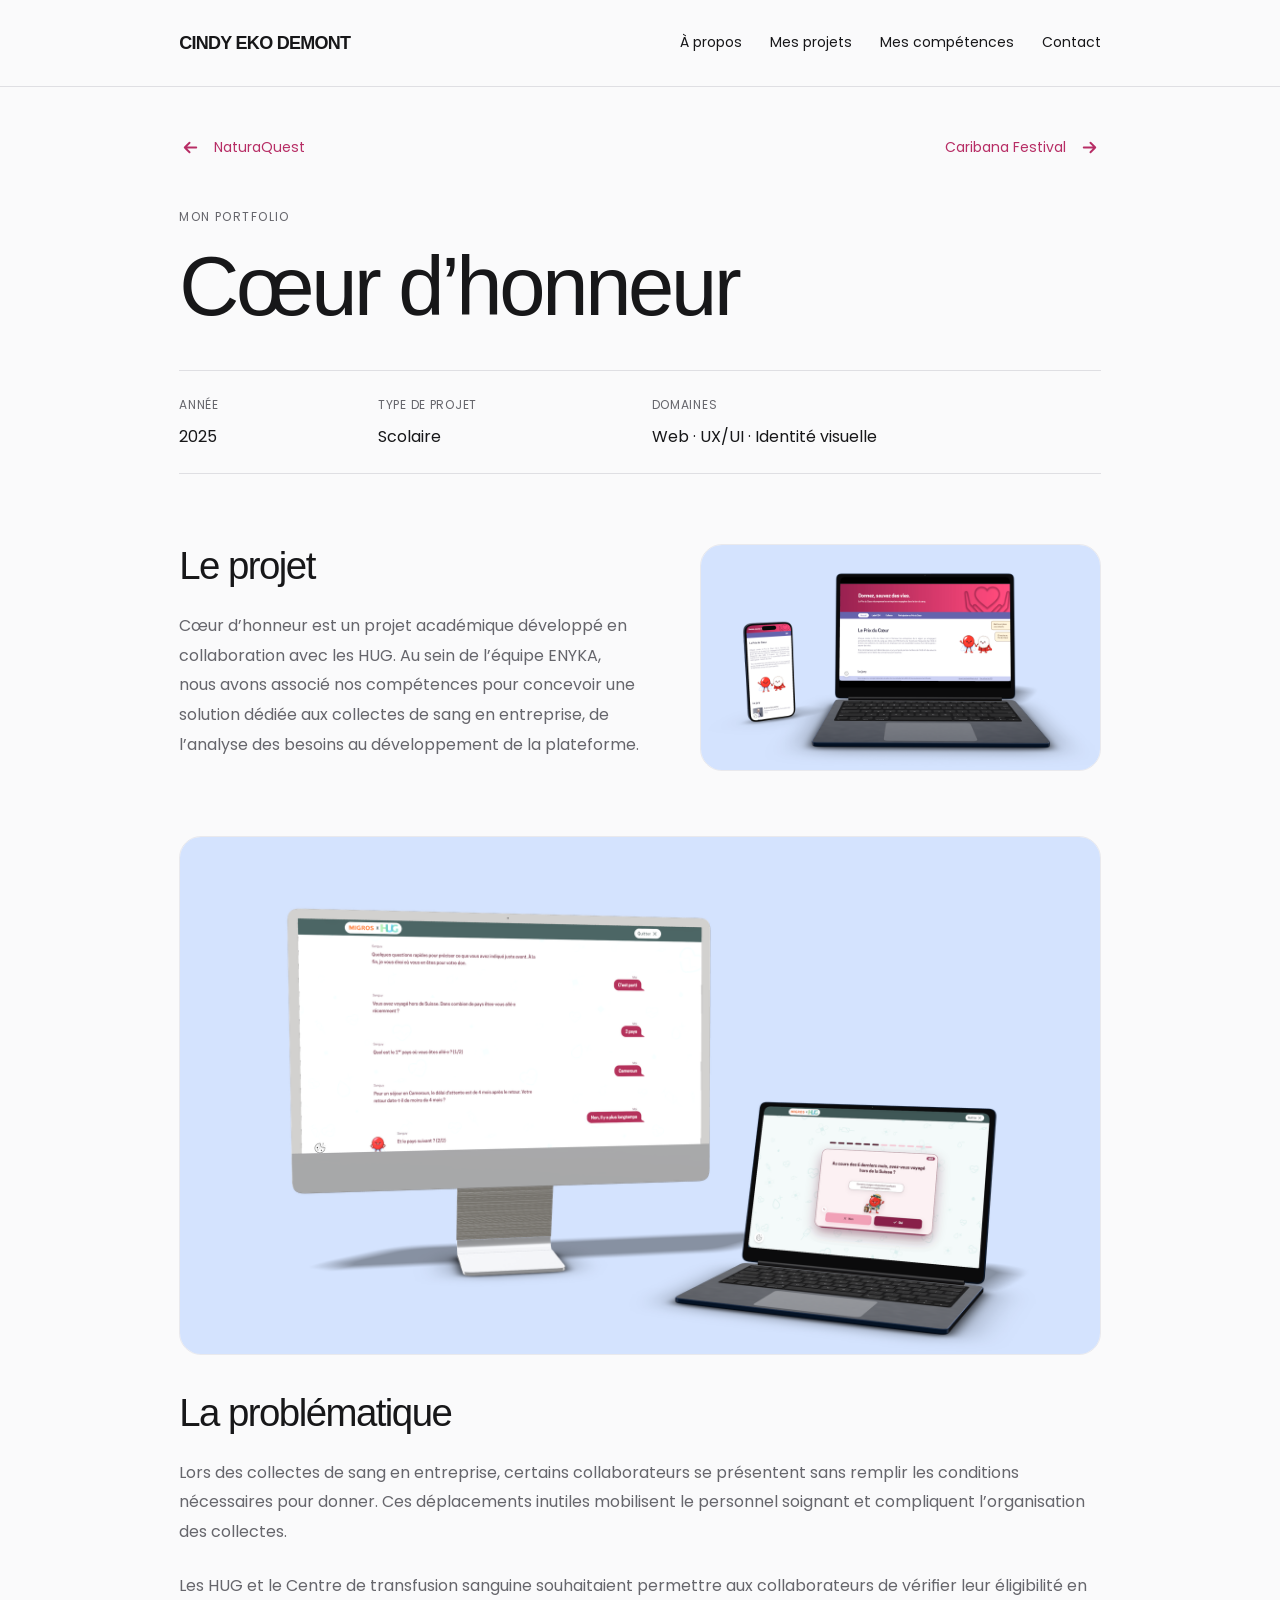
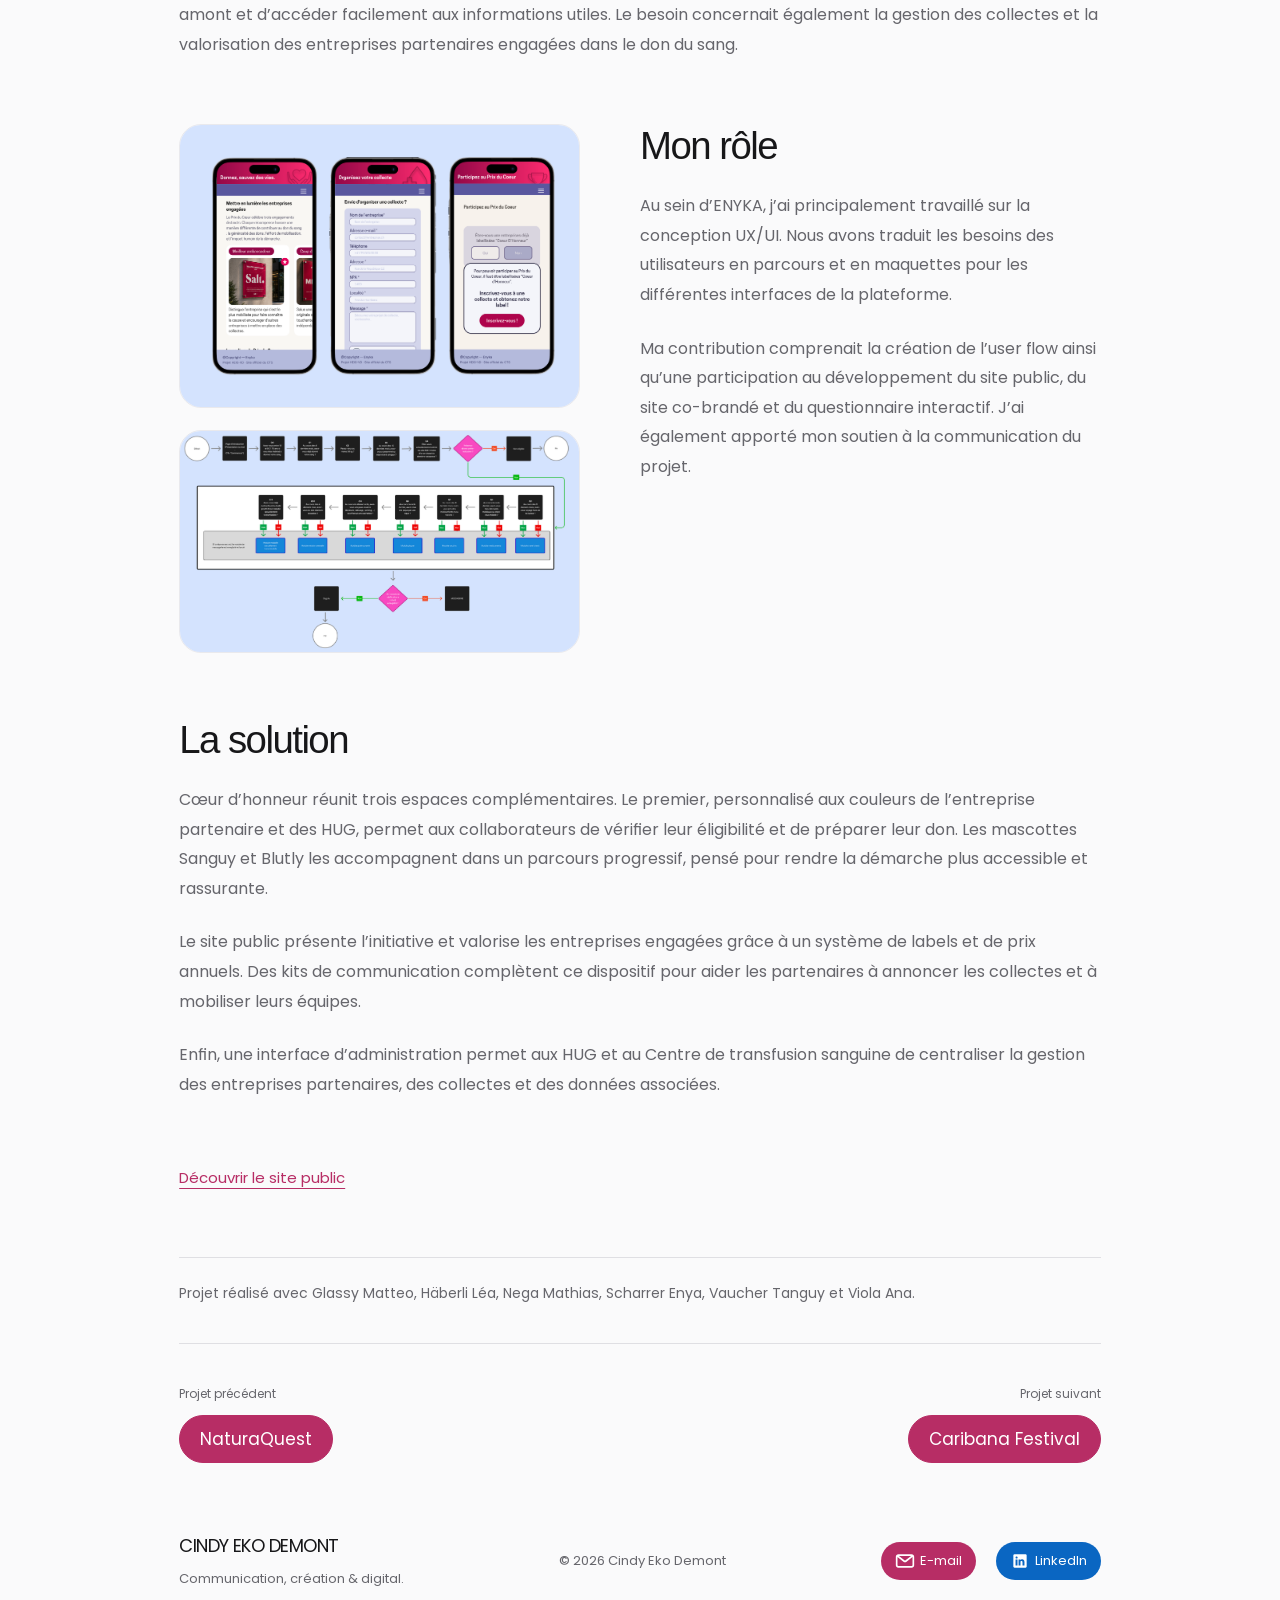
<file: projets/coeur-dhonneur/index.html>
<!doctype html><html lang="fr"><head><meta charset="utf-8"><meta name="viewport" content="width=device-width,initial-scale=1"><title>Cœur d’honneur · Cindy Eko Demont</title><meta name="description" content="Web · UX/UI · Identité visuelle — Projet académique · HUG"><meta name="theme-color" content="#f18cb2"><link rel="icon" type="image/svg+xml" href="data:image/svg+xml,%3Csvg xmlns='http://www.w3.org/2000/svg' viewBox='0 0 40 40'%3E%3Crect width='40' height='40' rx='10' fill='%23f18cb2'/%3E%3Ctext x='20' y='28' text-anchor='middle' font-family='Arial' font-weight='bold' font-size='27' fill='%23212121'%3EC%3C/text%3E%3C/svg%3E"><link rel="preload" href="/assets/poppins.woff2" as="font" type="font/woff2" crossorigin><link rel="stylesheet" href="/style.css"><script defer src="/app.js"></script></head><body><a class="skip" href="#main">Aller au contenu</a><header><nav class="nav" aria-label="Navigation principale"><a class="brand" href="/"><span>CINDY EKO</span> DEMONT</a><button type="button" class="menu-toggle" aria-expanded="false" aria-controls="navigation" aria-label="Ouvrir le menu">MENU</button><div class="nav-links" id="navigation"><a href="/#about">À propos</a><a href="/#projects">Mes projets</a><a href="/#skills">Mes compétences</a><a href="/#contact">Contact</a></div></nav></header><main id="main" class="wrap"><article class="panel detail-panel"><nav class="project-navigation navigation-top" aria-label="Navigation entre les projets, haut de page"><a class="project-nav-button" href="/projets/naturaquest/" rel="prev"><span class="nav-arrow" aria-hidden="true"><span class="svg-icon icon-arrow-left" aria-hidden="true"></span></span><span class="sr-only">Projet précédent : </span><span class="nav-project">NaturaQuest</span></a><a class="project-nav-button" href="/projets/caribana/" rel="next"><span class="sr-only">Projet suivant : </span><span class="nav-project">Caribana Festival</span><span class="nav-arrow" aria-hidden="true"><span class="svg-icon icon-arrow-right" aria-hidden="true"></span></span></a></nav><div class="detail-heading"><span class="badge">MON PORTFOLIO</span><h1 class="detail-title">Cœur d’honneur</h1></div><dl class="project-metadata"><div class="metadata-item"><dt>Année</dt><dd>2025</dd></div><div class="metadata-item"><dt>Type de projet</dt><dd>Scolaire</dd></div><div class="metadata-item"><dt>Domaines</dt><dd>Web · UX/UI · Identité visuelle</dd></div></dl><div class="hug-presentation"><div class="hug-introduction"><section class="hug-text "><h2>Le projet</h2><p>Cœur d’honneur est un projet académique développé en collaboration avec les HUG. Au sein de l’équipe ENYKA, nous avons associé nos compétences pour concevoir une solution dédiée aux collectes de sang en entreprise, de l’analyse des besoins au développement de la plateforme.</p></section><figure class="hug-visual "><a class="gallery-link" href="/assets/hug-mockup-1.png" data-caption="Le site public sur ordinateur et téléphone" aria-label="Agrandir : Le site public sur ordinateur et téléphone"><img src="/assets/hug-mockup-1.png" alt="Le site public sur ordinateur et téléphone" loading="lazy"></a></figure></div><div class="hug-problem"><figure class="hug-visual hug-visual-wide"><a class="gallery-link" href="/assets/hug-mockup-2.png" data-caption="Le questionnaire interactif et le site co-brandé" aria-label="Agrandir : Le questionnaire interactif et le site co-brandé"><img src="/assets/hug-mockup-2.png" alt="Le questionnaire interactif et le site co-brandé" loading="lazy"></a></figure><section class="hug-text "><h2>La problématique</h2><p>Lors des collectes de sang en entreprise, certains collaborateurs se présentent sans remplir les conditions nécessaires pour donner. Ces déplacements inutiles mobilisent le personnel soignant et compliquent l’organisation des collectes.</p><p>Les HUG et le Centre de transfusion sanguine souhaitaient permettre aux collaborateurs de vérifier leur éligibilité en amont et d’accéder facilement aux informations utiles. Le besoin concernait également la gestion des collectes et la valorisation des entreprises partenaires engagées dans le don du sang.</p></section></div><div class="hug-role"><div class="hug-role-images"><figure class="hug-visual "><a class="gallery-link" href="/assets/hug-mockup-3.png" data-caption="Les parcours du site public sur mobile" aria-label="Agrandir : Les parcours du site public sur mobile"><img src="/assets/hug-mockup-3.png" alt="Les parcours du site public sur mobile" loading="lazy"></a></figure><figure class="hug-visual "><a class="gallery-link" href="/assets/hug-mockup-4.png" data-caption="L’user flow du questionnaire interactif" aria-label="Agrandir : L’user flow du questionnaire interactif"><img src="/assets/hug-mockup-4.png" alt="L’user flow du questionnaire interactif" loading="lazy"></a></figure></div><section class="hug-text "><h2>Mon rôle</h2><p>Au sein d’ENYKA, j’ai principalement travaillé sur la conception UX/UI. Nous avons traduit les besoins des utilisateurs en parcours et en maquettes pour les différentes interfaces de la plateforme.</p><p>Ma contribution comprenait la création de l’user flow ainsi qu’une participation au développement du site public, du site co-brandé et du questionnaire interactif. J’ai également apporté mon soutien à la communication du projet.</p></section></div><section class="hug-text "><h2>La solution</h2><p>Cœur d’honneur réunit trois espaces complémentaires. Le premier, personnalisé aux couleurs de l’entreprise partenaire et des HUG, permet aux collaborateurs de vérifier leur éligibilité et de préparer leur don. Les mascottes Sanguy et Blutly les accompagnent dans un parcours progressif, pensé pour rendre la démarche plus accessible et rassurante.</p><p>Le site public présente l’initiative et valorise les entreprises engagées grâce à un système de labels et de prix annuels. Des kits de communication complètent ce dispositif pour aider les partenaires à annoncer les collectes et à mobiliser leurs équipes.</p><p>Enfin, une interface d’administration permet aux HUG et au Centre de transfusion sanguine de centraliser la gestion des entreprises partenaires, des collectes et des données associées.</p></section><div class="hug-site-link"><a class="editorial-link" href="https://coeur-dhonneur.ch" target="_blank" rel="noopener noreferrer">Découvrir le site public</a></div><p class="project-contributors">Projet réalisé avec Glassy Matteo, Häberli Léa, Nega Mathias, Scharrer Enya, Vaucher Tanguy et Viola Ana.</p></div><dialog class="image-viewer" aria-labelledby="viewer-title"><div class="viewer-toolbar"><span class="display" id="viewer-title">LE PROJET EN IMAGES</span><button class="viewer-close" type="button" aria-label="Fermer la galerie"><span aria-hidden="true">×</span></button></div><div class="viewer-stage"><button class="viewer-prev" type="button" aria-label="Image précédente"><span class="svg-icon icon-arrow-left" aria-hidden="true"></span></button><div class="viewer-image-frame"><img alt=""></div><button class="viewer-next" type="button" aria-label="Image suivante"><span class="svg-icon icon-arrow-right" aria-hidden="true"></span></button></div><p class="viewer-caption"></p><div class="viewer-nav"><span class="viewer-count sr-only" role="status" aria-live="polite"></span><div class="viewer-dots" role="group" aria-label="Choisir une image"></div></div></dialog><nav class="project-navigation navigation-bottom" aria-label="Navigation entre les projets, bas de page"><div class="project-nav-item"><span class="nav-direction">Projet précédent</span><a class="project-nav-button" href="/projets/naturaquest/" rel="prev" aria-label="Projet précédent : NaturaQuest"><span class="nav-project">NaturaQuest</span></a></div><div class="project-nav-item"><span class="nav-direction">Projet suivant</span><a class="project-nav-button" href="/projets/caribana/" rel="next" aria-label="Projet suivant : Caribana Festival"><span class="nav-project">Caribana Festival</span></a></div></nav></article></main><footer><div class="footer-inner"><div><div class="footer-name">CINDY EKO DEMONT</div><p>Communication, création & digital.</p></div><p>© 2026 Cindy Eko Demont</p><div class="footer-links"><a class="footer-social contact-trigger" href="mailto:cindyekodemont@gmail.com"><span class="svg-icon icon-mail" aria-hidden="true"></span>E-mail</a><a href="https://www.linkedin.com/in/cindy-eko-demont-23b3392b9/" target="_blank" rel="noopener noreferrer" class="footer-social"><span class="svg-icon icon-linkedin" aria-hidden="true"></span>LinkedIn</a></div></div></footer><button class="back-to-top" type="button" aria-label="Retour en haut" hidden><span class="svg-icon icon-arrow-up" aria-hidden="true"></span><span class="back-to-top-tooltip" aria-hidden="true">Retour en haut</span></button><dialog class="contact-dialog" aria-labelledby="contact-dialog-title"><button class="contact-close" type="button" aria-label="Fermer la fenêtre de contact">×</button><h2 id="contact-dialog-title" tabindex="-1">Contactez-moi !</h2><p>Pour une question ou un projet, vous pouvez me joindre à cette adresse.</p><label class="sr-only" for="contact-email">Adresse e-mail</label><input id="contact-email" type="text" readonly value="cindyekodemont@gmail.com"><div class="contact-dialog-actions"><button class="button pink copy-email" type="button">Copier l’adresse</button><a class="editorial-link" href="mailto:cindyekodemont@gmail.com">Ouvrir ma messagerie</a></div><p class="copy-status" role="status" aria-live="polite"></p></dialog></body></html>
</file>
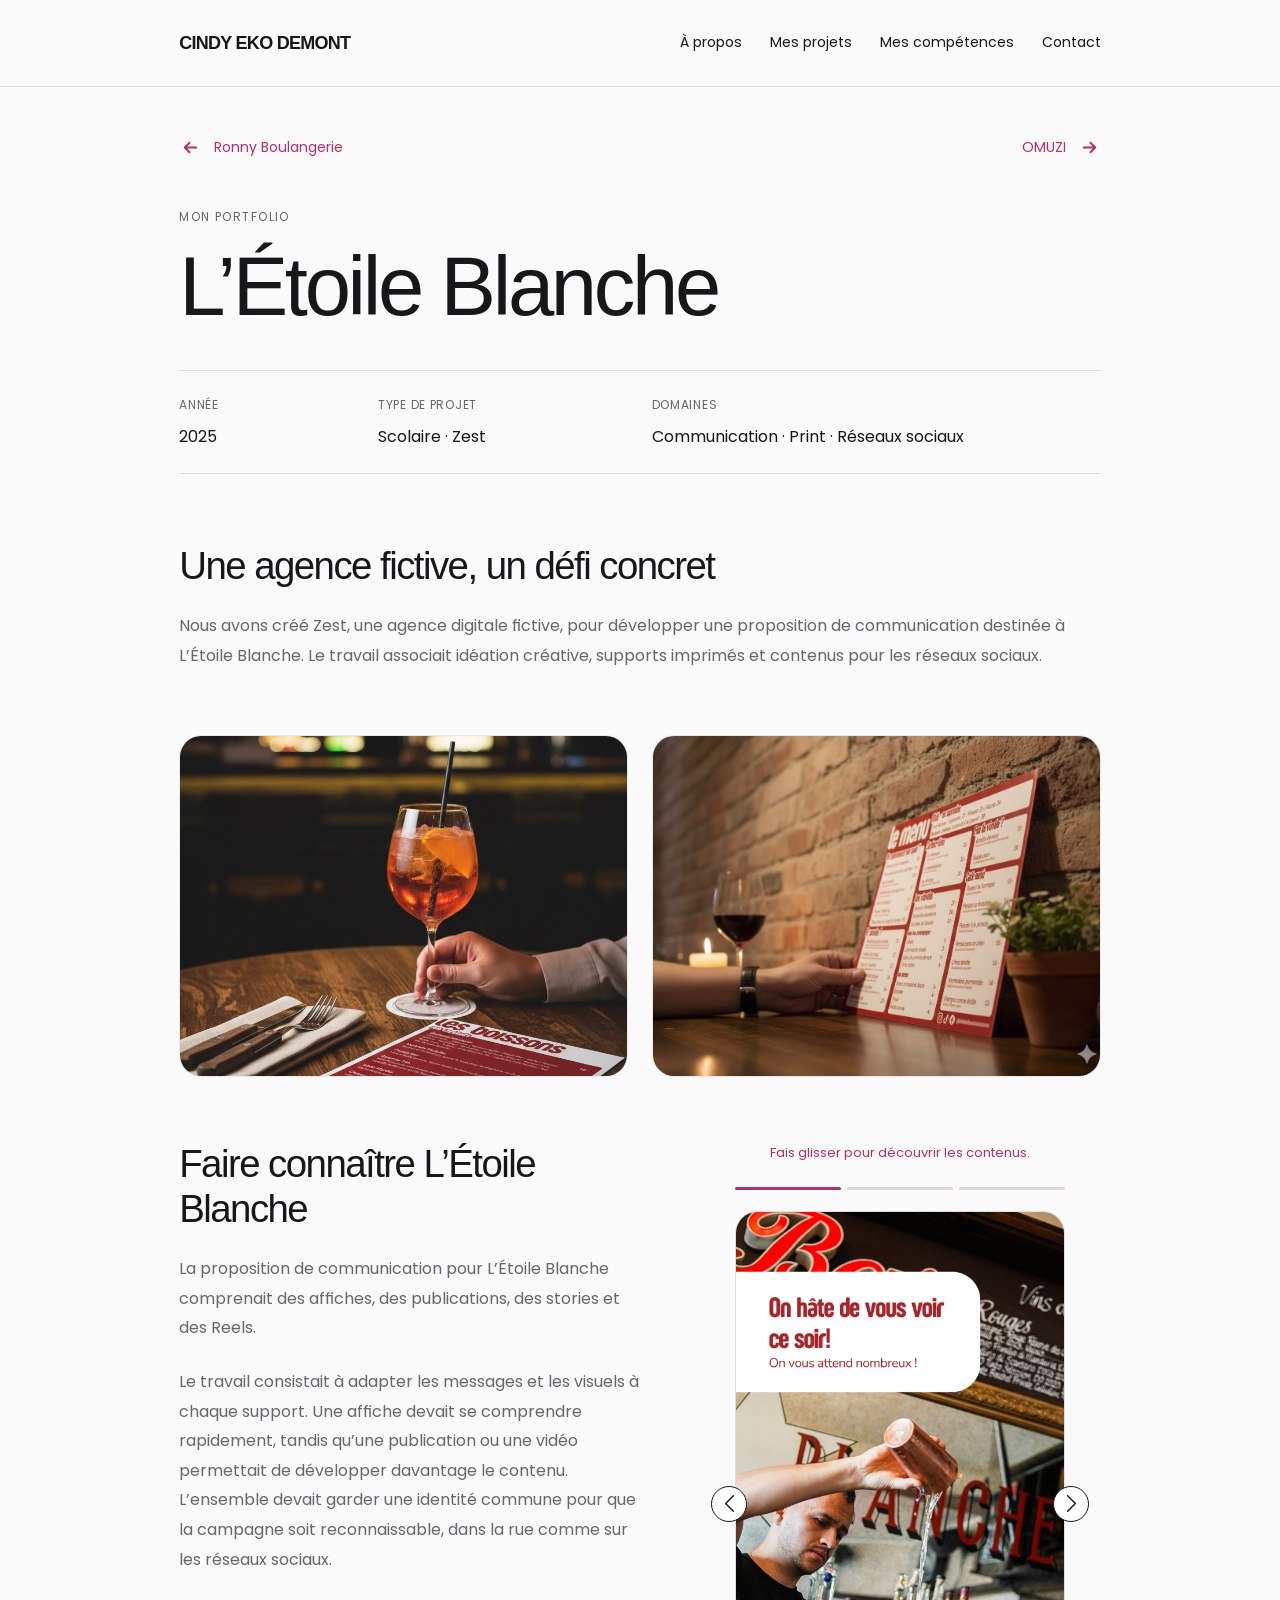
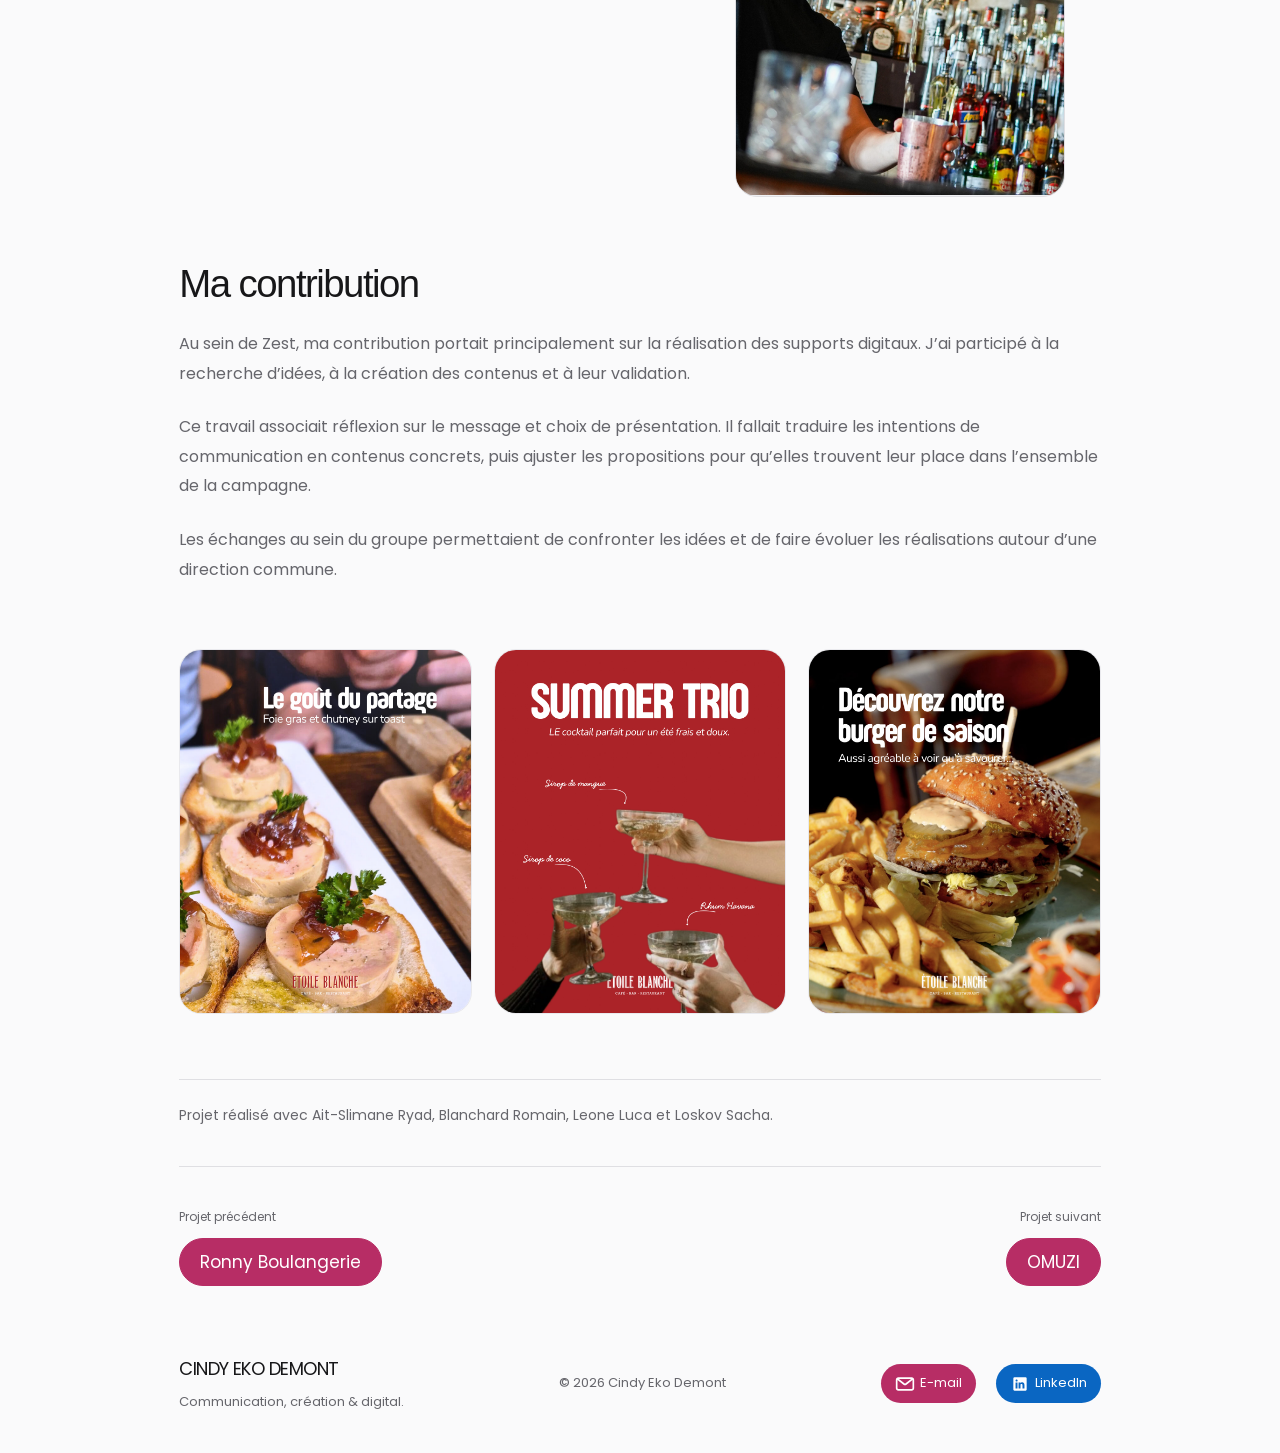
<file: projets/etoile-blanche/index.html>
<!doctype html><html lang="fr"><head><meta charset="utf-8"><meta name="viewport" content="width=device-width,initial-scale=1"><title>L’Étoile Blanche · Cindy Eko Demont</title><meta name="description" content="Campagne · Print · Réseaux sociaux — Projet académique · Zest"><meta name="theme-color" content="#f18cb2"><link rel="icon" type="image/svg+xml" href="data:image/svg+xml,%3Csvg xmlns='http://www.w3.org/2000/svg' viewBox='0 0 40 40'%3E%3Crect width='40' height='40' rx='10' fill='%23f18cb2'/%3E%3Ctext x='20' y='28' text-anchor='middle' font-family='Arial' font-weight='bold' font-size='27' fill='%23212121'%3EC%3C/text%3E%3C/svg%3E"><link rel="preload" href="/assets/poppins.woff2" as="font" type="font/woff2" crossorigin><link rel="stylesheet" href="/style.css"><script defer src="/app.js"></script></head><body><a class="skip" href="#main">Aller au contenu</a><header><nav class="nav" aria-label="Navigation principale"><a class="brand" href="/"><span>CINDY EKO</span> DEMONT</a><button type="button" class="menu-toggle" aria-expanded="false" aria-controls="navigation" aria-label="Ouvrir le menu">MENU</button><div class="nav-links" id="navigation"><a href="/#about">À propos</a><a href="/#projects">Mes projets</a><a href="/#skills">Mes compétences</a><a href="/#contact">Contact</a></div></nav></header><main id="main" class="wrap"><article class="panel detail-panel"><nav class="project-navigation navigation-top" aria-label="Navigation entre les projets, haut de page"><a class="project-nav-button" href="/projets/ronny/" rel="prev"><span class="nav-arrow" aria-hidden="true"><span class="svg-icon icon-arrow-left" aria-hidden="true"></span></span><span class="sr-only">Projet précédent : </span><span class="nav-project">Ronny Boulangerie</span></a><a class="project-nav-button" href="/projets/omuzi/" rel="next"><span class="sr-only">Projet suivant : </span><span class="nav-project">OMUZI</span><span class="nav-arrow" aria-hidden="true"><span class="svg-icon icon-arrow-right" aria-hidden="true"></span></span></a></nav><div class="detail-heading"><span class="badge">MON PORTFOLIO</span><h1 class="detail-title">L’Étoile Blanche</h1></div><dl class="project-metadata"><div class="metadata-item"><dt>Année</dt><dd>2025</dd></div><div class="metadata-item"><dt>Type de projet</dt><dd>Scolaire · Zest</dd></div><div class="metadata-item"><dt>Domaines</dt><dd>Communication · Print · Réseaux sociaux</dd></div></dl><div class="editorial-layout etoile-presentation"><section class="editorial-text"><h2>Une agence fictive, un défi concret</h2><p>Nous avons créé Zest, une agence digitale fictive, pour développer une proposition de communication destinée à L’Étoile Blanche. Le travail associait idéation créative, supports imprimés et contenus pour les réseaux sociaux.</p></section><div class="etoile-print-grid"><figure class="editorial-image "><a class="gallery-link" href="/assets/etoile-menu-boissons.png" data-caption="Mockup de la carte des boissons" aria-label="Agrandir : Mockup de la carte des boissons"><img src="/assets/etoile-menu-boissons.png" alt="Mockup de la carte des boissons" loading="lazy"></a></figure><figure class="editorial-image "><a class="gallery-link" href="/assets/etoile-menu.png" data-caption="Mockup du menu" aria-label="Agrandir : Mockup du menu"><img src="/assets/etoile-menu.png" alt="Mockup du menu" loading="lazy"></a></figure></div><div class="editorial-row"><section class="editorial-text"><h2>Faire connaître L’Étoile Blanche</h2><p>La proposition de communication pour L’Étoile Blanche comprenait des affiches, des publications, des stories et des Reels.</p><p>Le travail consistait à adapter les messages et les visuels à chaque support. Une affiche devait se comprendre rapidement, tandis qu’une publication ou une vidéo permettait de développer davantage le contenu. L’ensemble devait garder une identité commune pour que la campagne soit reconnaissable, dans la rue comme sur les réseaux sociaux.</p></section><div class="story-carousel" role="region" aria-roledescription="carrousel" aria-label="Stories L’Étoile Blanche"><p class="story-hint">Fais glisser pour découvrir les contenus.</p><div class="story-progress"><button class="story-dot" type="button" data-slide="0" aria-label="Afficher le contenu 1" aria-current="true"></button><button class="story-dot" type="button" data-slide="1" aria-label="Afficher le contenu 2" aria-current="false"></button><button class="story-dot" type="button" data-slide="2" aria-label="Afficher le contenu 3" aria-current="false"></button></div><div class="story-stage"><div class="story-track" tabindex="0" aria-label="Contenus à faire défiler"><div class="story-slide" role="group" aria-roledescription="diapositive" aria-label="1 sur 3"><div class="reserved-media portrait-media"><img src="/assets/etoile-story-1.png" alt="L’Étoile Blanche — invitation à la soirée" loading="lazy"></div></div><div class="story-slide" role="group" aria-roledescription="diapositive" aria-label="2 sur 3"><div class="reserved-media portrait-media"><div class="video-player"><video data-has-audio="true" poster="/assets/etoile-story-2-poster.jpg" src="/assets/etoile-story-2.mp4" controls playsinline preload="metadata" aria-label="L’Étoile Blanche — story vidéo"></video></div></div></div><div class="story-slide" role="group" aria-roledescription="diapositive" aria-label="3 sur 3"><div class="reserved-media portrait-media"><img src="/assets/etoile-story-3.png" alt="L’Étoile Blanche — déjeuner" loading="lazy"></div></div></div><button class="story-previous" type="button" aria-label="Story précédente"><span class="svg-icon icon-story-left" aria-hidden="true"></span></button><button class="story-next" type="button" aria-label="Story suivante"><span class="svg-icon icon-story-right" aria-hidden="true"></span></button></div><span class="story-position sr-only" aria-live="polite">1 / 3</span></div></div><section class="editorial-text"><h2>Ma contribution</h2><p>Au sein de Zest, ma contribution portait principalement sur la réalisation des supports digitaux. J’ai participé à la recherche d’idées, à la création des contenus et à leur validation.</p><p>Ce travail associait réflexion sur le message et choix de présentation. Il fallait traduire les intentions de communication en contenus concrets, puis ajuster les propositions pour qu’elles trouvent leur place dans l’ensemble de la campagne.</p><p>Les échanges au sein du groupe permettaient de confronter les idées et de faire évoluer les réalisations autour d’une direction commune.</p></section><div class="etoile-publication-grid"><figure class="editorial-image "><a class="gallery-link" href="/assets/etoile-publication-partage.png" data-caption="Publication — Le goût du partage" aria-label="Agrandir : Publication — Le goût du partage"><img src="/assets/etoile-publication-partage.png" alt="Publication — Le goût du partage" loading="lazy"></a></figure><figure class="editorial-image "><a class="gallery-link" href="/assets/etoile-publication-cocktail.png" data-caption="Publication — Summer Trio" aria-label="Agrandir : Publication — Summer Trio"><img src="/assets/etoile-publication-cocktail.png" alt="Publication — Summer Trio" loading="lazy"></a></figure><figure class="editorial-image "><a class="gallery-link" href="/assets/etoile-publication-burger.png" data-caption="Publication — Burger de saison" aria-label="Agrandir : Publication — Burger de saison"><img src="/assets/etoile-publication-burger.png" alt="Publication — Burger de saison" loading="lazy"></a></figure></div><p class="project-contributors">Projet réalisé avec Ait-Slimane Ryad, Blanchard Romain, Leone Luca et Loskov Sacha.</p></div><dialog class="image-viewer" aria-labelledby="viewer-title"><div class="viewer-toolbar"><span class="display" id="viewer-title">LE PROJET EN IMAGES</span><button class="viewer-close" type="button" aria-label="Fermer la galerie"><span aria-hidden="true">×</span></button></div><div class="viewer-stage"><button class="viewer-prev" type="button" aria-label="Image précédente"><span class="svg-icon icon-arrow-left" aria-hidden="true"></span></button><div class="viewer-image-frame"><img alt=""></div><button class="viewer-next" type="button" aria-label="Image suivante"><span class="svg-icon icon-arrow-right" aria-hidden="true"></span></button></div><p class="viewer-caption"></p><div class="viewer-nav"><span class="viewer-count sr-only" role="status" aria-live="polite"></span><div class="viewer-dots" role="group" aria-label="Choisir une image"></div></div></dialog><nav class="project-navigation navigation-bottom" aria-label="Navigation entre les projets, bas de page"><div class="project-nav-item"><span class="nav-direction">Projet précédent</span><a class="project-nav-button" href="/projets/ronny/" rel="prev" aria-label="Projet précédent : Ronny Boulangerie"><span class="nav-project">Ronny Boulangerie</span></a></div><div class="project-nav-item"><span class="nav-direction">Projet suivant</span><a class="project-nav-button" href="/projets/omuzi/" rel="next" aria-label="Projet suivant : OMUZI"><span class="nav-project">OMUZI</span></a></div></nav></article></main><footer><div class="footer-inner"><div><div class="footer-name">CINDY EKO DEMONT</div><p>Communication, création & digital.</p></div><p>© 2026 Cindy Eko Demont</p><div class="footer-links"><a class="footer-social contact-trigger" href="mailto:cindyekodemont@gmail.com"><span class="svg-icon icon-mail" aria-hidden="true"></span>E-mail</a><a href="https://www.linkedin.com/in/cindy-eko-demont-23b3392b9/" target="_blank" rel="noopener noreferrer" class="footer-social"><span class="svg-icon icon-linkedin" aria-hidden="true"></span>LinkedIn</a></div></div></footer><button class="back-to-top" type="button" aria-label="Retour en haut" hidden><span class="svg-icon icon-arrow-up" aria-hidden="true"></span><span class="back-to-top-tooltip" aria-hidden="true">Retour en haut</span></button><dialog class="contact-dialog" aria-labelledby="contact-dialog-title"><button class="contact-close" type="button" aria-label="Fermer la fenêtre de contact">×</button><h2 id="contact-dialog-title" tabindex="-1">Contactez-moi !</h2><p>Pour une question ou un projet, vous pouvez me joindre à cette adresse.</p><label class="sr-only" for="contact-email">Adresse e-mail</label><input id="contact-email" type="text" readonly value="cindyekodemont@gmail.com"><div class="contact-dialog-actions"><button class="button pink copy-email" type="button">Copier l’adresse</button><a class="editorial-link" href="mailto:cindyekodemont@gmail.com">Ouvrir ma messagerie</a></div><p class="copy-status" role="status" aria-live="polite"></p></dialog></body></html>
</file>
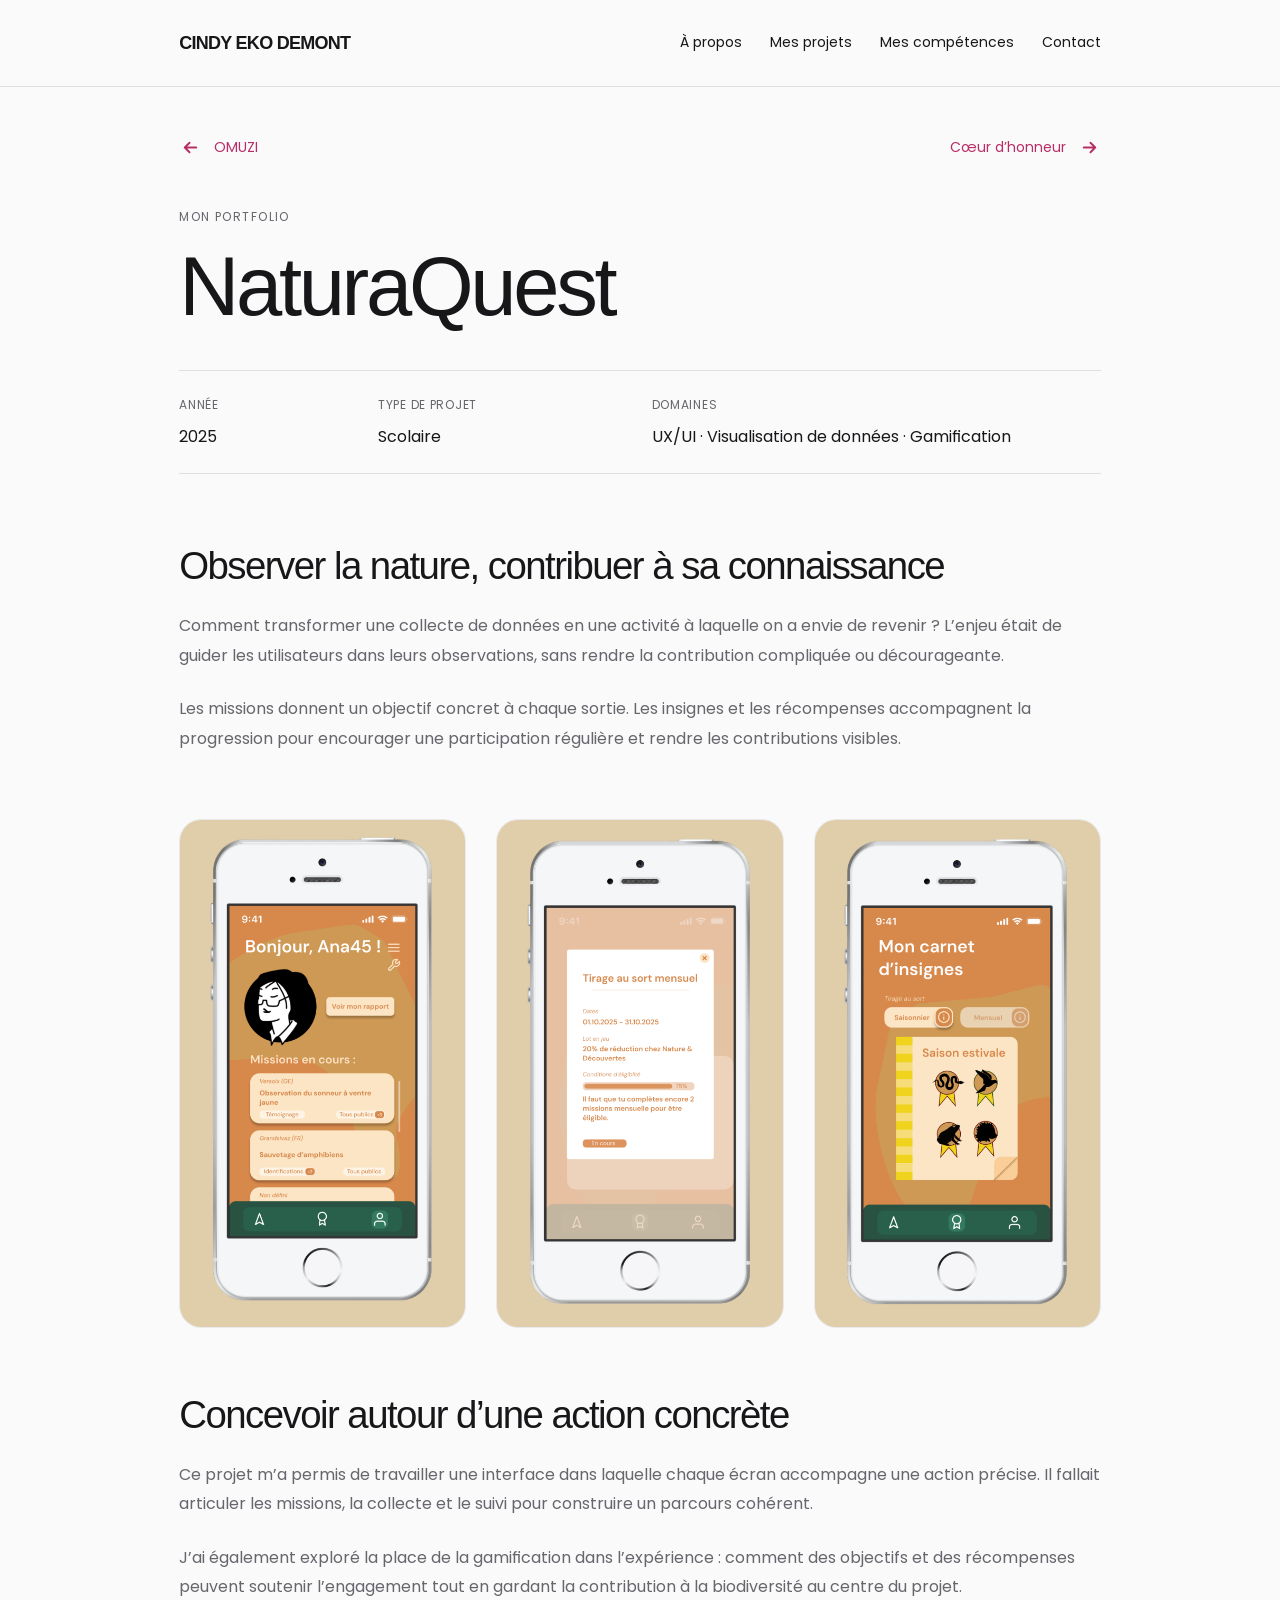
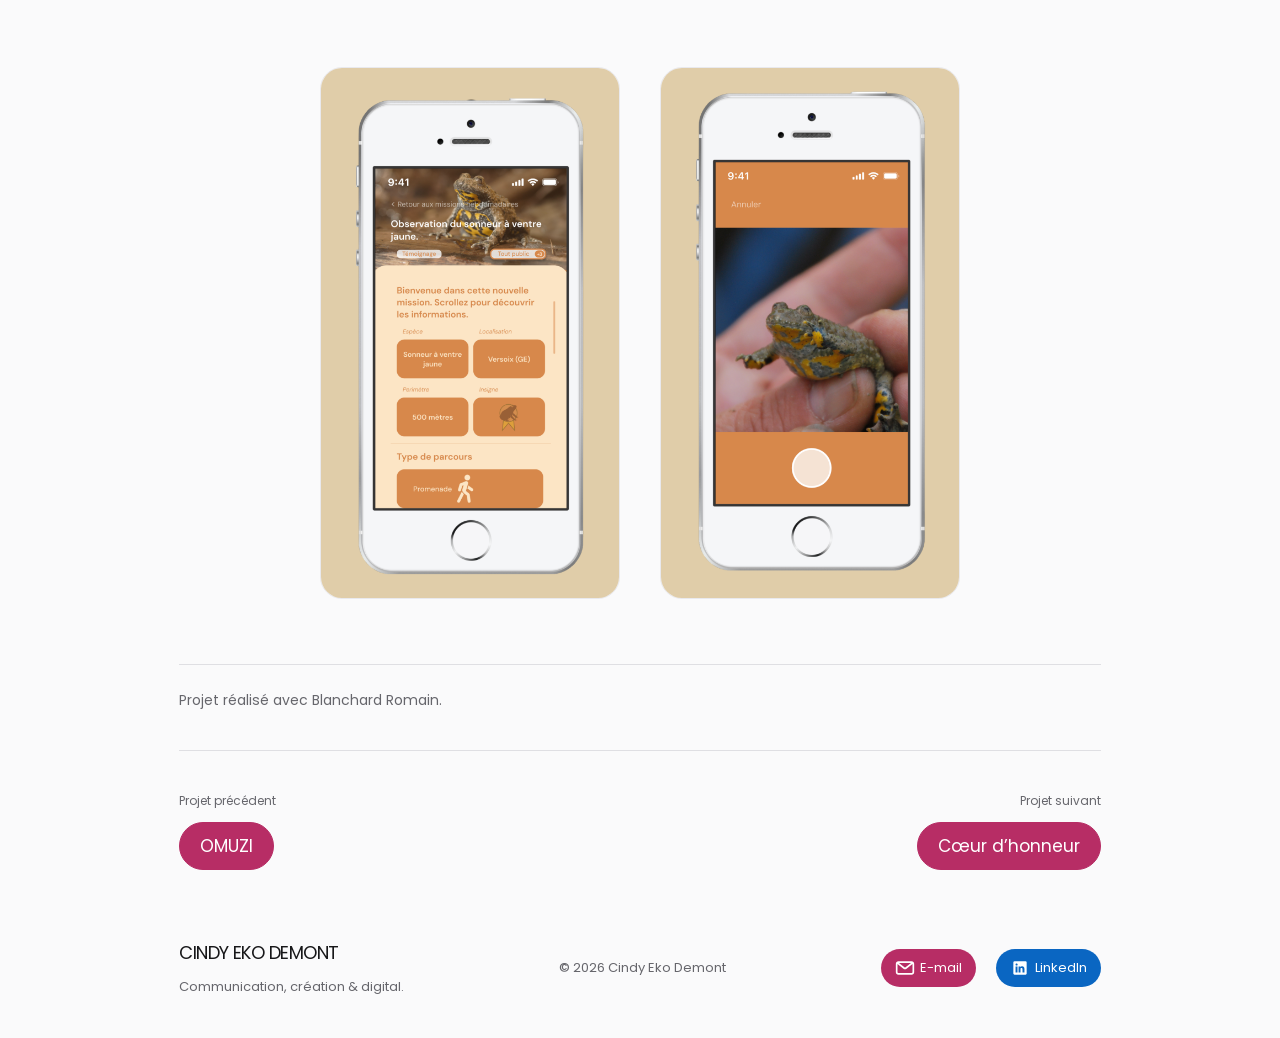
<file: projets/naturaquest/index.html>
<!doctype html><html lang="fr"><head><meta charset="utf-8"><meta name="viewport" content="width=device-width,initial-scale=1"><title>NaturaQuest · Cindy Eko Demont</title><meta name="description" content="UX/UI · Gamification · Data — Projet académique"><meta name="theme-color" content="#f18cb2"><link rel="icon" type="image/svg+xml" href="data:image/svg+xml,%3Csvg xmlns='http://www.w3.org/2000/svg' viewBox='0 0 40 40'%3E%3Crect width='40' height='40' rx='10' fill='%23f18cb2'/%3E%3Ctext x='20' y='28' text-anchor='middle' font-family='Arial' font-weight='bold' font-size='27' fill='%23212121'%3EC%3C/text%3E%3C/svg%3E"><link rel="preload" href="/assets/poppins.woff2" as="font" type="font/woff2" crossorigin><link rel="stylesheet" href="/style.css"><script defer src="/app.js"></script></head><body><a class="skip" href="#main">Aller au contenu</a><header><nav class="nav" aria-label="Navigation principale"><a class="brand" href="/"><span>CINDY EKO</span> DEMONT</a><button type="button" class="menu-toggle" aria-expanded="false" aria-controls="navigation" aria-label="Ouvrir le menu">MENU</button><div class="nav-links" id="navigation"><a href="/#about">À propos</a><a href="/#projects">Mes projets</a><a href="/#skills">Mes compétences</a><a href="/#contact">Contact</a></div></nav></header><main id="main" class="wrap"><article class="panel detail-panel"><nav class="project-navigation navigation-top" aria-label="Navigation entre les projets, haut de page"><a class="project-nav-button" href="/projets/omuzi/" rel="prev"><span class="nav-arrow" aria-hidden="true"><span class="svg-icon icon-arrow-left" aria-hidden="true"></span></span><span class="sr-only">Projet précédent : </span><span class="nav-project">OMUZI</span></a><a class="project-nav-button" href="/projets/coeur-dhonneur/" rel="next"><span class="sr-only">Projet suivant : </span><span class="nav-project">Cœur d’honneur</span><span class="nav-arrow" aria-hidden="true"><span class="svg-icon icon-arrow-right" aria-hidden="true"></span></span></a></nav><div class="detail-heading"><span class="badge">MON PORTFOLIO</span><h1 class="detail-title">NaturaQuest</h1></div><dl class="project-metadata"><div class="metadata-item"><dt>Année</dt><dd>2025</dd></div><div class="metadata-item"><dt>Type de projet</dt><dd>Scolaire</dd></div><div class="metadata-item"><dt>Domaines</dt><dd>UX/UI · Visualisation de données · Gamification</dd></div></dl><div class="editorial-layout mobile-project naturaquest-presentation"><section class="editorial-text"><h2>Observer la nature, contribuer à sa connaissance</h2><p>Comment transformer une collecte de données en une activité à laquelle on a envie de revenir ? L’enjeu était de guider les utilisateurs dans leurs observations, sans rendre la contribution compliquée ou décourageante.</p><p>Les missions donnent un objectif concret à chaque sortie. Les insignes et les récompenses accompagnent la progression pour encourager une participation régulière et rendre les contributions visibles.</p></section><div class="mobile-mockup-grid mockups-3" tabindex="0" aria-label="Maquettes du projet à faire défiler"><figure class="editorial-image "><a class="gallery-link" href="/assets/nature-quest-1.png" data-caption="Le profil et les missions en cours" aria-label="Agrandir : Le profil et les missions en cours"><img src="/assets/nature-quest-1.png" alt="Le profil et les missions en cours" loading="lazy"></a></figure><figure class="editorial-image "><a class="gallery-link" href="/assets/nature-quest-2.png" data-caption="La progression vers les récompenses" aria-label="Agrandir : La progression vers les récompenses"><img src="/assets/nature-quest-2.png" alt="La progression vers les récompenses" loading="lazy"></a></figure><figure class="editorial-image "><a class="gallery-link" href="/assets/nature-quest-3.png" data-caption="Le carnet d’insignes" aria-label="Agrandir : Le carnet d’insignes"><img src="/assets/nature-quest-3.png" alt="Le carnet d’insignes" loading="lazy"></a></figure></div><section class="editorial-text"><h2>Concevoir autour d’une action concrète</h2><p>Ce projet m’a permis de travailler une interface dans laquelle chaque écran accompagne une action précise. Il fallait articuler les missions, la collecte et le suivi pour construire un parcours cohérent.</p><p>J’ai également exploré la place de la gamification dans l’expérience : comment des objectifs et des récompenses peuvent soutenir l’engagement tout en gardant la contribution à la biodiversité au centre du projet.</p></section><div class="mobile-mockup-grid mockups-2" tabindex="0" aria-label="Maquettes du projet à faire défiler"><figure class="editorial-image "><a class="gallery-link" href="/assets/nature-quest-4.png" data-caption="Les informations d’une mission d’observation" aria-label="Agrandir : Les informations d’une mission d’observation"><img src="/assets/nature-quest-4.png" alt="Les informations d’une mission d’observation" loading="lazy"></a></figure><figure class="editorial-image "><a class="gallery-link" href="/assets/nature-quest-5.png" data-caption="La collecte de photos sur le terrain" aria-label="Agrandir : La collecte de photos sur le terrain"><img src="/assets/nature-quest-5.png" alt="La collecte de photos sur le terrain" loading="lazy"></a></figure></div><p class="project-contributors">Projet réalisé avec Blanchard Romain.</p></div><dialog class="image-viewer" aria-labelledby="viewer-title"><div class="viewer-toolbar"><span class="display" id="viewer-title">LE PROJET EN IMAGES</span><button class="viewer-close" type="button" aria-label="Fermer la galerie"><span aria-hidden="true">×</span></button></div><div class="viewer-stage"><button class="viewer-prev" type="button" aria-label="Image précédente"><span class="svg-icon icon-arrow-left" aria-hidden="true"></span></button><div class="viewer-image-frame"><img alt=""></div><button class="viewer-next" type="button" aria-label="Image suivante"><span class="svg-icon icon-arrow-right" aria-hidden="true"></span></button></div><p class="viewer-caption"></p><div class="viewer-nav"><span class="viewer-count sr-only" role="status" aria-live="polite"></span><div class="viewer-dots" role="group" aria-label="Choisir une image"></div></div></dialog><nav class="project-navigation navigation-bottom" aria-label="Navigation entre les projets, bas de page"><div class="project-nav-item"><span class="nav-direction">Projet précédent</span><a class="project-nav-button" href="/projets/omuzi/" rel="prev" aria-label="Projet précédent : OMUZI"><span class="nav-project">OMUZI</span></a></div><div class="project-nav-item"><span class="nav-direction">Projet suivant</span><a class="project-nav-button" href="/projets/coeur-dhonneur/" rel="next" aria-label="Projet suivant : Cœur d’honneur"><span class="nav-project">Cœur d’honneur</span></a></div></nav></article></main><footer><div class="footer-inner"><div><div class="footer-name">CINDY EKO DEMONT</div><p>Communication, création & digital.</p></div><p>© 2026 Cindy Eko Demont</p><div class="footer-links"><a class="footer-social contact-trigger" href="mailto:cindyekodemont@gmail.com"><span class="svg-icon icon-mail" aria-hidden="true"></span>E-mail</a><a href="https://www.linkedin.com/in/cindy-eko-demont-23b3392b9/" target="_blank" rel="noopener noreferrer" class="footer-social"><span class="svg-icon icon-linkedin" aria-hidden="true"></span>LinkedIn</a></div></div></footer><button class="back-to-top" type="button" aria-label="Retour en haut" hidden><span class="svg-icon icon-arrow-up" aria-hidden="true"></span><span class="back-to-top-tooltip" aria-hidden="true">Retour en haut</span></button><dialog class="contact-dialog" aria-labelledby="contact-dialog-title"><button class="contact-close" type="button" aria-label="Fermer la fenêtre de contact">×</button><h2 id="contact-dialog-title" tabindex="-1">Contactez-moi !</h2><p>Pour une question ou un projet, vous pouvez me joindre à cette adresse.</p><label class="sr-only" for="contact-email">Adresse e-mail</label><input id="contact-email" type="text" readonly value="cindyekodemont@gmail.com"><div class="contact-dialog-actions"><button class="button pink copy-email" type="button">Copier l’adresse</button><a class="editorial-link" href="mailto:cindyekodemont@gmail.com">Ouvrir ma messagerie</a></div><p class="copy-status" role="status" aria-live="polite"></p></dialog></body></html>
</file>
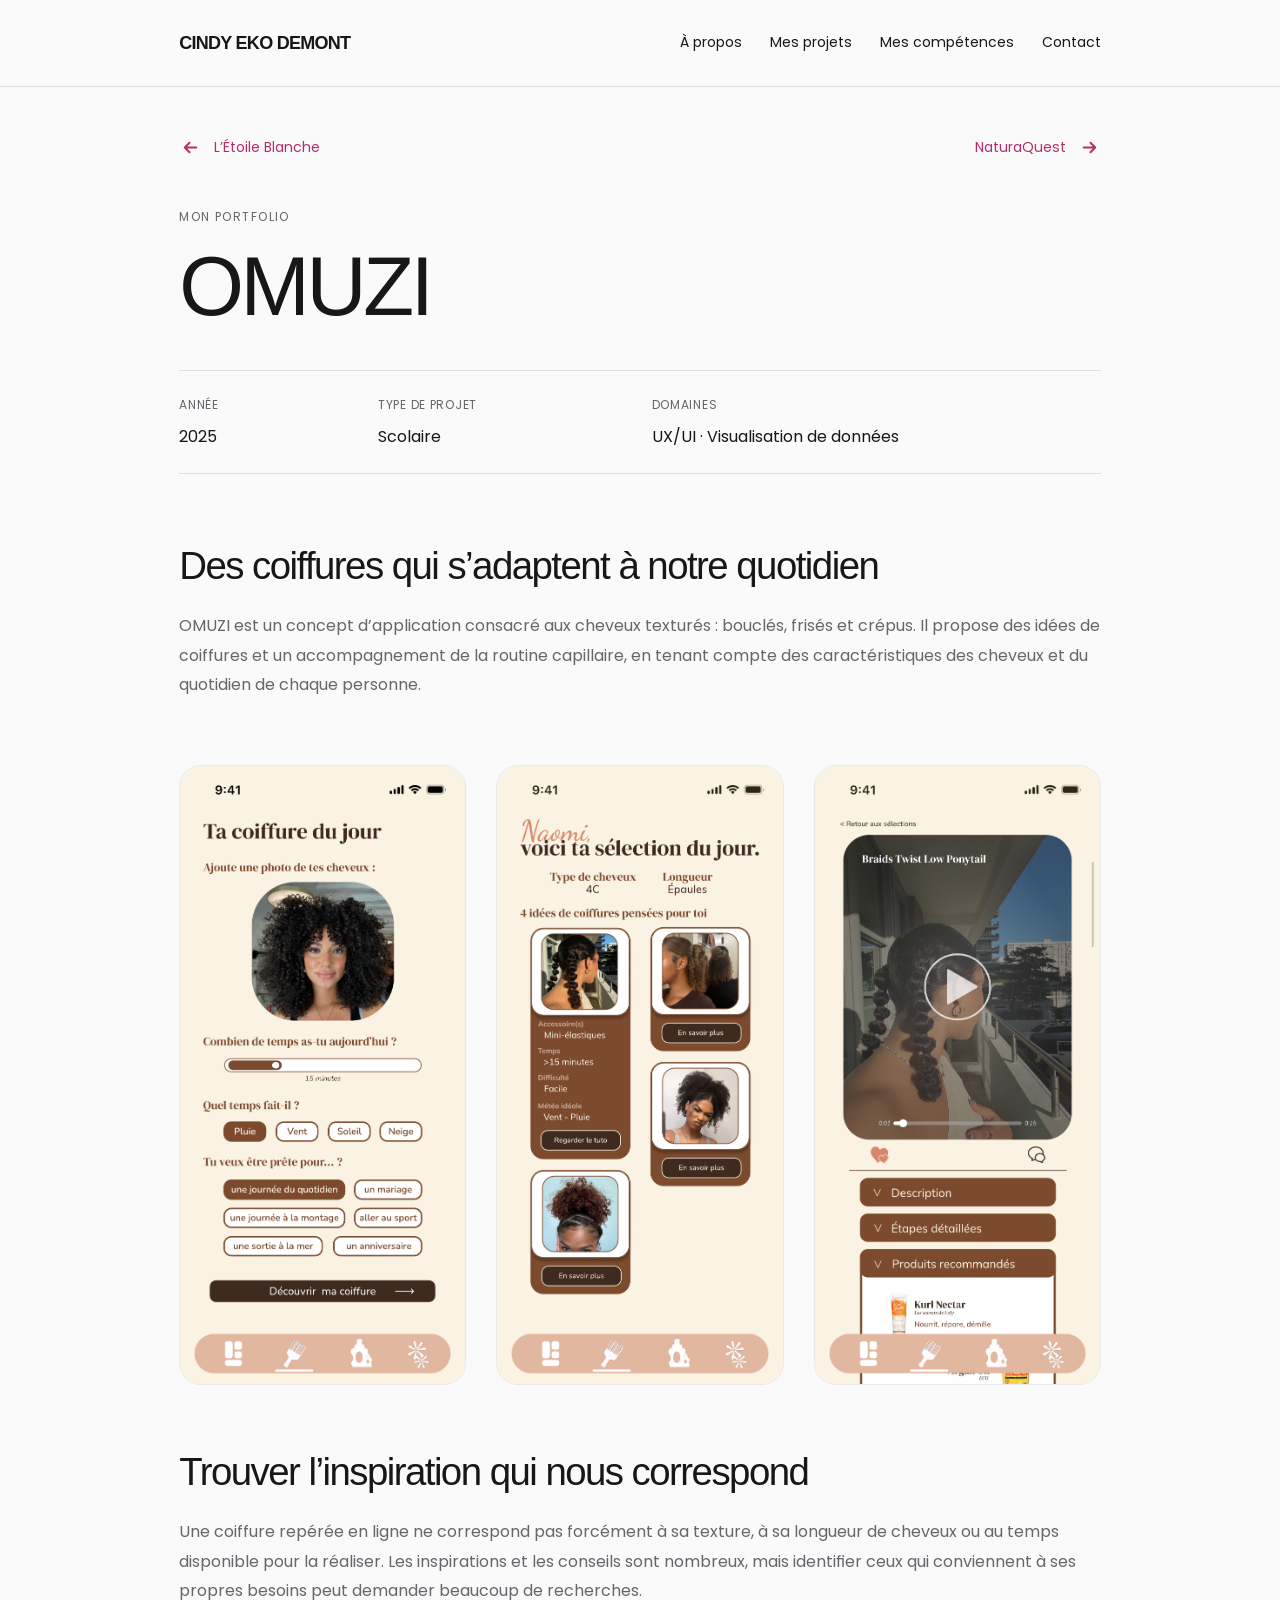
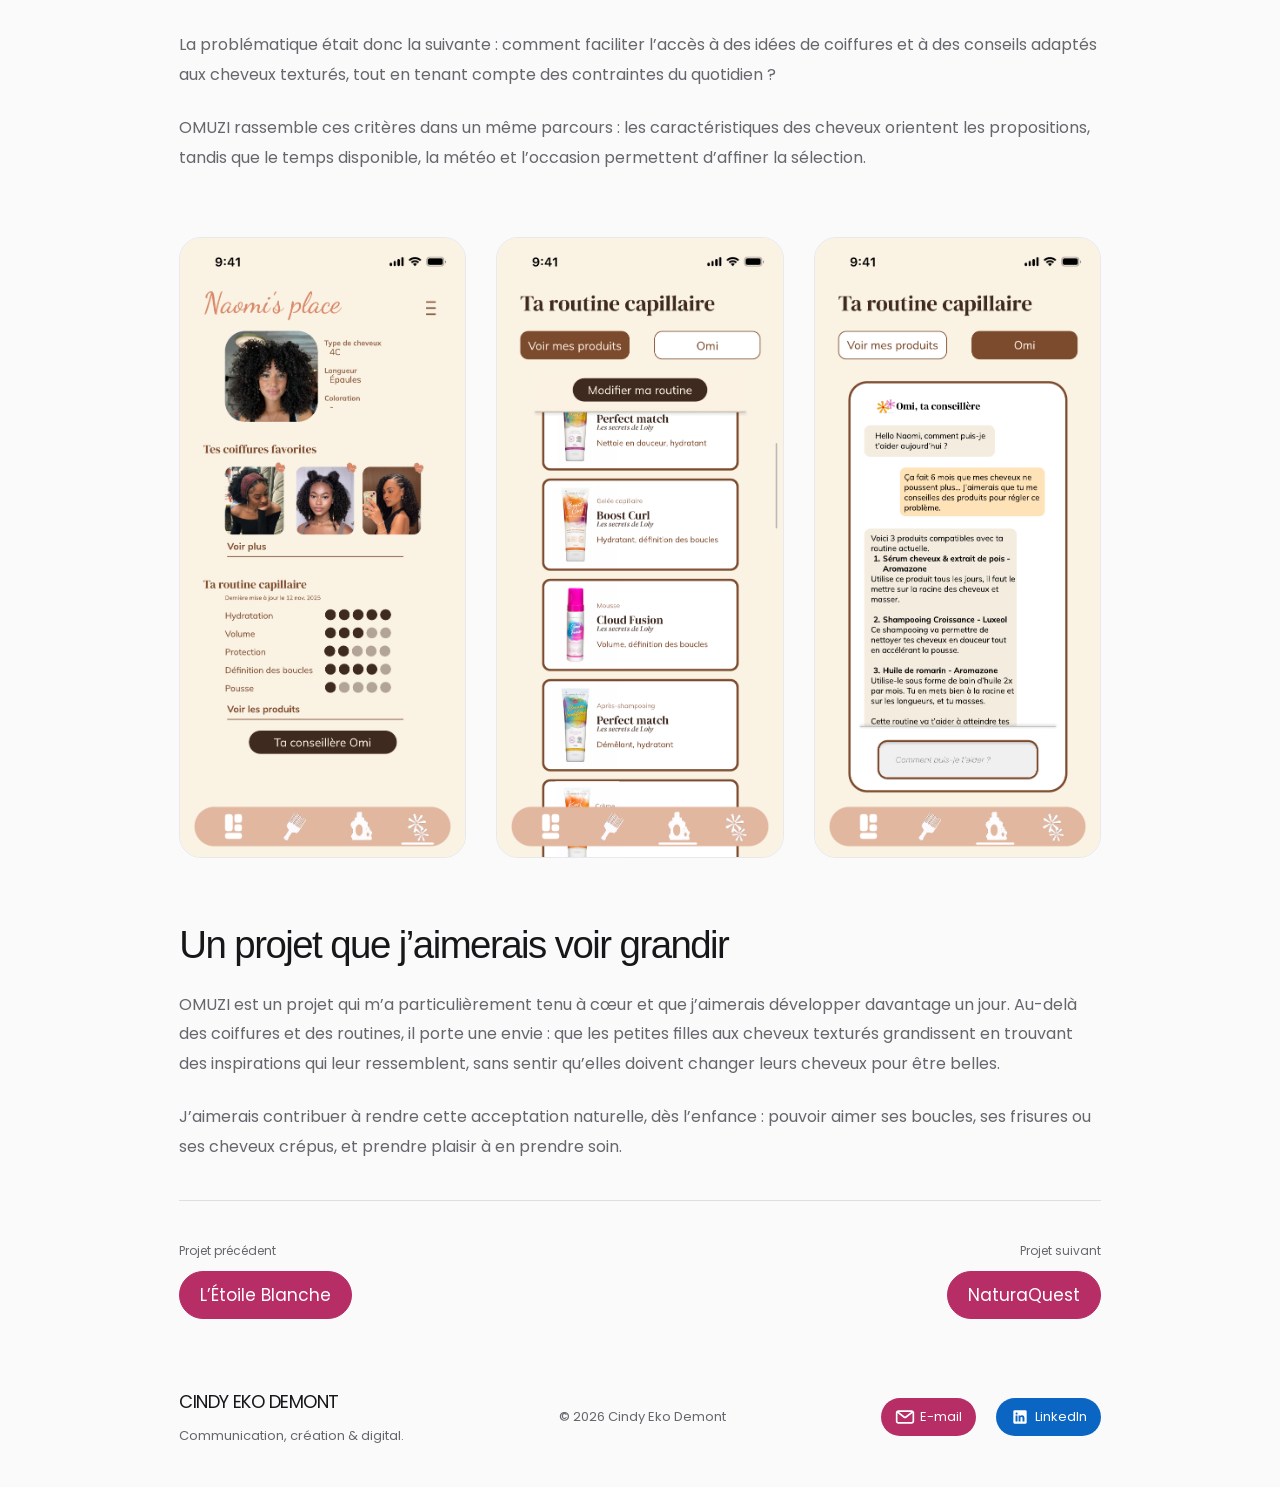
<file: projets/omuzi/index.html>
<!doctype html><html lang="fr"><head><meta charset="utf-8"><meta name="viewport" content="width=device-width,initial-scale=1"><title>OMUZI · Cindy Eko Demont</title><meta name="description" content="UX/UI · Visualisation de données — Projet académique"><meta name="theme-color" content="#f18cb2"><link rel="icon" type="image/svg+xml" href="data:image/svg+xml,%3Csvg xmlns='http://www.w3.org/2000/svg' viewBox='0 0 40 40'%3E%3Crect width='40' height='40' rx='10' fill='%23f18cb2'/%3E%3Ctext x='20' y='28' text-anchor='middle' font-family='Arial' font-weight='bold' font-size='27' fill='%23212121'%3EC%3C/text%3E%3C/svg%3E"><link rel="preload" href="/assets/poppins.woff2" as="font" type="font/woff2" crossorigin><link rel="stylesheet" href="/style.css"><script defer src="/app.js"></script></head><body><a class="skip" href="#main">Aller au contenu</a><header><nav class="nav" aria-label="Navigation principale"><a class="brand" href="/"><span>CINDY EKO</span> DEMONT</a><button type="button" class="menu-toggle" aria-expanded="false" aria-controls="navigation" aria-label="Ouvrir le menu">MENU</button><div class="nav-links" id="navigation"><a href="/#about">À propos</a><a href="/#projects">Mes projets</a><a href="/#skills">Mes compétences</a><a href="/#contact">Contact</a></div></nav></header><main id="main" class="wrap"><article class="panel detail-panel"><nav class="project-navigation navigation-top" aria-label="Navigation entre les projets, haut de page"><a class="project-nav-button" href="/projets/etoile-blanche/" rel="prev"><span class="nav-arrow" aria-hidden="true"><span class="svg-icon icon-arrow-left" aria-hidden="true"></span></span><span class="sr-only">Projet précédent : </span><span class="nav-project">L’Étoile Blanche</span></a><a class="project-nav-button" href="/projets/naturaquest/" rel="next"><span class="sr-only">Projet suivant : </span><span class="nav-project">NaturaQuest</span><span class="nav-arrow" aria-hidden="true"><span class="svg-icon icon-arrow-right" aria-hidden="true"></span></span></a></nav><div class="detail-heading"><span class="badge">MON PORTFOLIO</span><h1 class="detail-title">OMUZI</h1></div><dl class="project-metadata"><div class="metadata-item"><dt>Année</dt><dd>2025</dd></div><div class="metadata-item"><dt>Type de projet</dt><dd>Scolaire</dd></div><div class="metadata-item"><dt>Domaines</dt><dd>UX/UI · Visualisation de données</dd></div></dl><div class="editorial-layout mobile-project omuzi-presentation"><section class="editorial-text"><h2>Des coiffures qui s’adaptent à notre quotidien</h2><p>OMUZI est un concept d’application consacré aux cheveux texturés : bouclés, frisés et crépus. Il propose des idées de coiffures et un accompagnement de la routine capillaire, en tenant compte des caractéristiques des cheveux et du quotidien de chaque personne.</p></section><div class="mobile-mockup-grid mockups-3" tabindex="0" aria-label="Maquettes du projet à faire défiler"><figure class="editorial-image "><a class="gallery-link" href="/assets/omuzi-screen-1.png" data-caption="Les critères de la coiffure du jour" aria-label="Agrandir : Les critères de la coiffure du jour"><img src="/assets/omuzi-screen-1.png" alt="Les critères de la coiffure du jour" loading="lazy"></a></figure><figure class="editorial-image "><a class="gallery-link" href="/assets/omuzi-screen-2.png" data-caption="La sélection personnalisée de coiffures" aria-label="Agrandir : La sélection personnalisée de coiffures"><img src="/assets/omuzi-screen-2.png" alt="La sélection personnalisée de coiffures" loading="lazy"></a></figure><figure class="editorial-image "><a class="gallery-link" href="/assets/omuzi-screen-3.png" data-caption="Le tutoriel et les produits recommandés" aria-label="Agrandir : Le tutoriel et les produits recommandés"><img src="/assets/omuzi-screen-3.png" alt="Le tutoriel et les produits recommandés" loading="lazy"></a></figure></div><section class="editorial-text"><h2>Trouver l’inspiration qui nous correspond</h2><p>Une coiffure repérée en ligne ne correspond pas forcément à sa texture, à sa longueur de cheveux ou au temps disponible pour la réaliser. Les inspirations et les conseils sont nombreux, mais identifier ceux qui conviennent à ses propres besoins peut demander beaucoup de recherches.</p><p>La problématique était donc la suivante : comment faciliter l’accès à des idées de coiffures et à des conseils adaptés aux cheveux texturés, tout en tenant compte des contraintes du quotidien ?</p><p>OMUZI rassemble ces critères dans un même parcours : les caractéristiques des cheveux orientent les propositions, tandis que le temps disponible, la météo et l’occasion permettent d’affiner la sélection.</p></section><div class="mobile-mockup-grid mockups-3" tabindex="0" aria-label="Maquettes du projet à faire défiler"><figure class="editorial-image "><a class="gallery-link" href="/assets/omuzi-screen-4.png" data-caption="Le profil et la routine capillaire" aria-label="Agrandir : Le profil et la routine capillaire"><img src="/assets/omuzi-screen-4.png" alt="Le profil et la routine capillaire" loading="lazy"></a></figure><figure class="editorial-image "><a class="gallery-link" href="/assets/omuzi-screen-5.png" data-caption="Les produits de la routine capillaire" aria-label="Agrandir : Les produits de la routine capillaire"><img src="/assets/omuzi-screen-5.png" alt="Les produits de la routine capillaire" loading="lazy"></a></figure><figure class="editorial-image "><a class="gallery-link" href="/assets/omuzi-screen-6.png" data-caption="Omi, l’interface de conseil personnalisé" aria-label="Agrandir : Omi, l’interface de conseil personnalisé"><img src="/assets/omuzi-screen-6.png" alt="Omi, l’interface de conseil personnalisé" loading="lazy"></a></figure></div><section class="editorial-text"><h2>Un projet que j’aimerais voir grandir</h2><p>OMUZI est un projet qui m’a particulièrement tenu à cœur et que j’aimerais développer davantage un jour. Au-delà des coiffures et des routines, il porte une envie : que les petites filles aux cheveux texturés grandissent en trouvant des inspirations qui leur ressemblent, sans sentir qu’elles doivent changer leurs cheveux pour être belles.</p><p>J’aimerais contribuer à rendre cette acceptation naturelle, dès l’enfance : pouvoir aimer ses boucles, ses frisures ou ses cheveux crépus, et prendre plaisir à en prendre soin.</p></section></div><dialog class="image-viewer" aria-labelledby="viewer-title"><div class="viewer-toolbar"><span class="display" id="viewer-title">LE PROJET EN IMAGES</span><button class="viewer-close" type="button" aria-label="Fermer la galerie"><span aria-hidden="true">×</span></button></div><div class="viewer-stage"><button class="viewer-prev" type="button" aria-label="Image précédente"><span class="svg-icon icon-arrow-left" aria-hidden="true"></span></button><div class="viewer-image-frame"><img alt=""></div><button class="viewer-next" type="button" aria-label="Image suivante"><span class="svg-icon icon-arrow-right" aria-hidden="true"></span></button></div><p class="viewer-caption"></p><div class="viewer-nav"><span class="viewer-count sr-only" role="status" aria-live="polite"></span><div class="viewer-dots" role="group" aria-label="Choisir une image"></div></div></dialog><nav class="project-navigation navigation-bottom" aria-label="Navigation entre les projets, bas de page"><div class="project-nav-item"><span class="nav-direction">Projet précédent</span><a class="project-nav-button" href="/projets/etoile-blanche/" rel="prev" aria-label="Projet précédent : L’Étoile Blanche"><span class="nav-project">L’Étoile Blanche</span></a></div><div class="project-nav-item"><span class="nav-direction">Projet suivant</span><a class="project-nav-button" href="/projets/naturaquest/" rel="next" aria-label="Projet suivant : NaturaQuest"><span class="nav-project">NaturaQuest</span></a></div></nav></article></main><footer><div class="footer-inner"><div><div class="footer-name">CINDY EKO DEMONT</div><p>Communication, création & digital.</p></div><p>© 2026 Cindy Eko Demont</p><div class="footer-links"><a class="footer-social contact-trigger" href="mailto:cindyekodemont@gmail.com"><span class="svg-icon icon-mail" aria-hidden="true"></span>E-mail</a><a href="https://www.linkedin.com/in/cindy-eko-demont-23b3392b9/" target="_blank" rel="noopener noreferrer" class="footer-social"><span class="svg-icon icon-linkedin" aria-hidden="true"></span>LinkedIn</a></div></div></footer><button class="back-to-top" type="button" aria-label="Retour en haut" hidden><span class="svg-icon icon-arrow-up" aria-hidden="true"></span><span class="back-to-top-tooltip" aria-hidden="true">Retour en haut</span></button><dialog class="contact-dialog" aria-labelledby="contact-dialog-title"><button class="contact-close" type="button" aria-label="Fermer la fenêtre de contact">×</button><h2 id="contact-dialog-title" tabindex="-1">Contactez-moi !</h2><p>Pour une question ou un projet, vous pouvez me joindre à cette adresse.</p><label class="sr-only" for="contact-email">Adresse e-mail</label><input id="contact-email" type="text" readonly value="cindyekodemont@gmail.com"><div class="contact-dialog-actions"><button class="button pink copy-email" type="button">Copier l’adresse</button><a class="editorial-link" href="mailto:cindyekodemont@gmail.com">Ouvrir ma messagerie</a></div><p class="copy-status" role="status" aria-live="polite"></p></dialog></body></html>
</file>
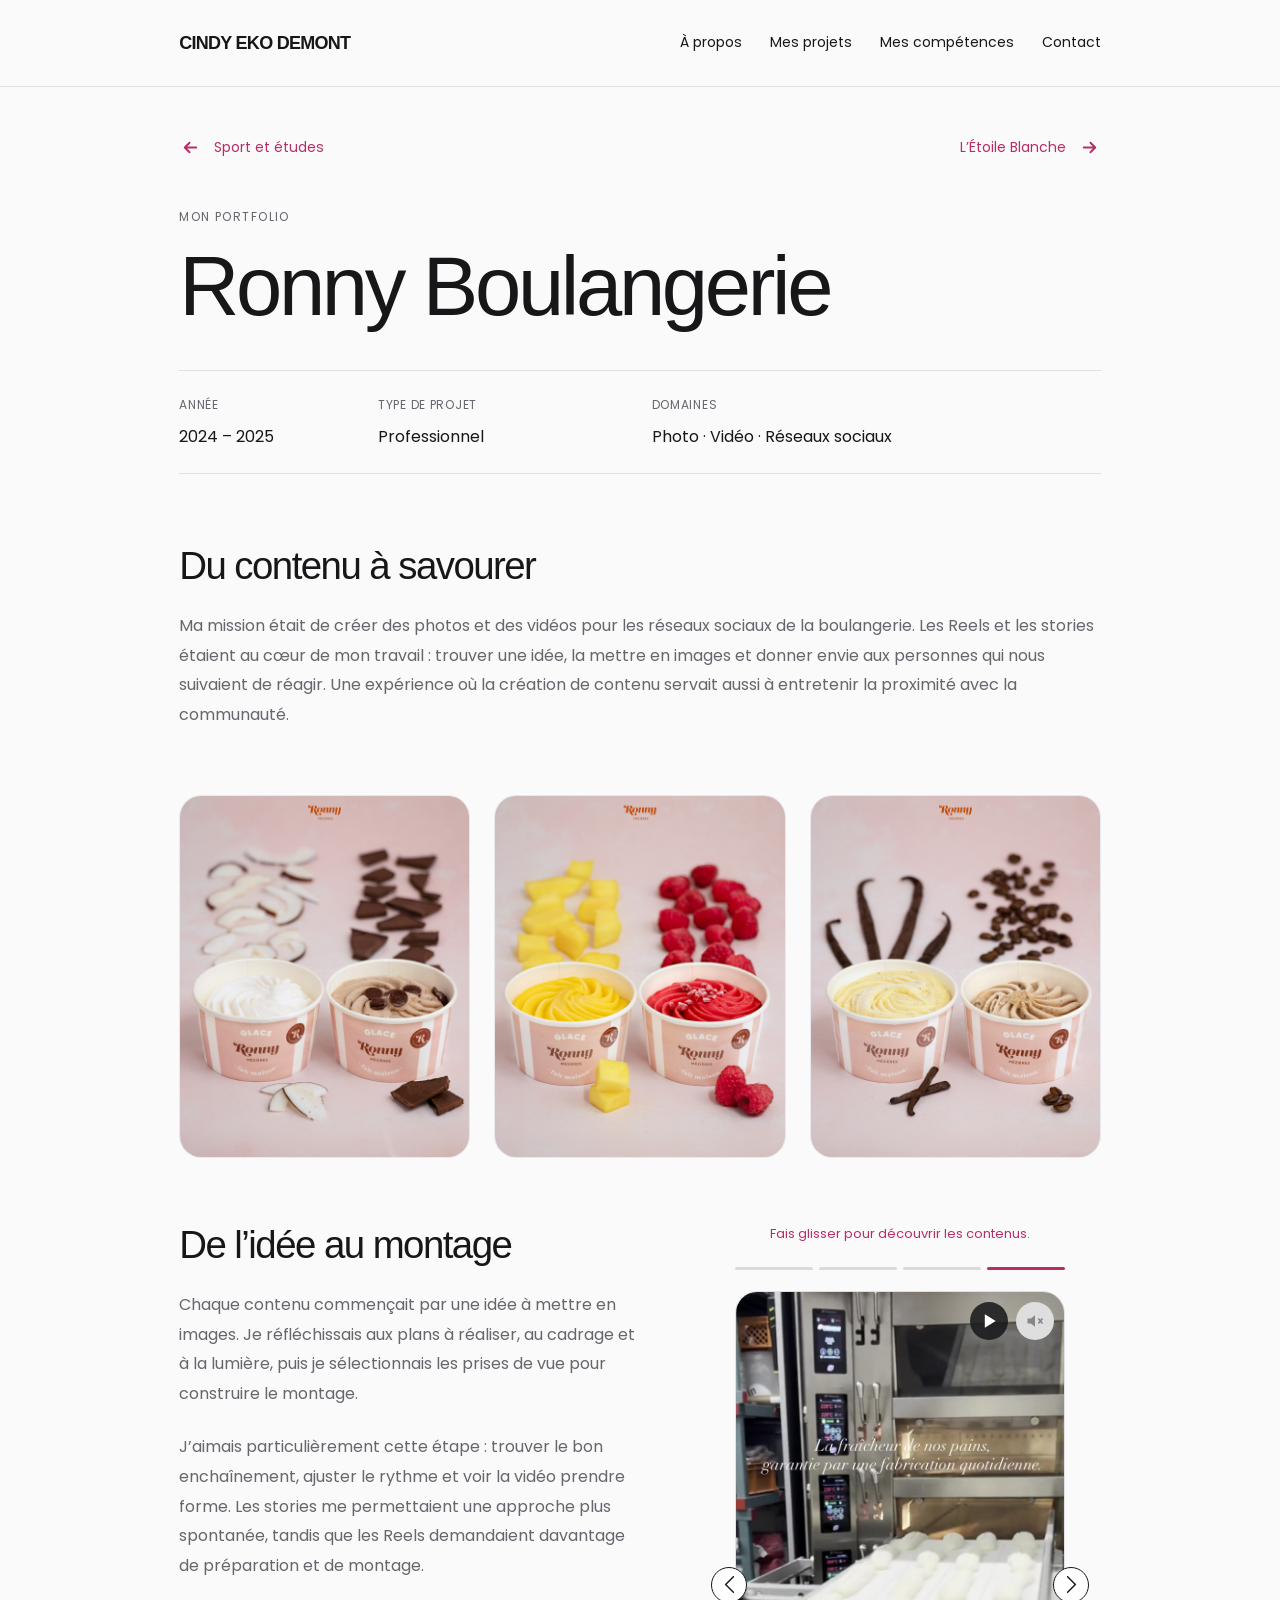
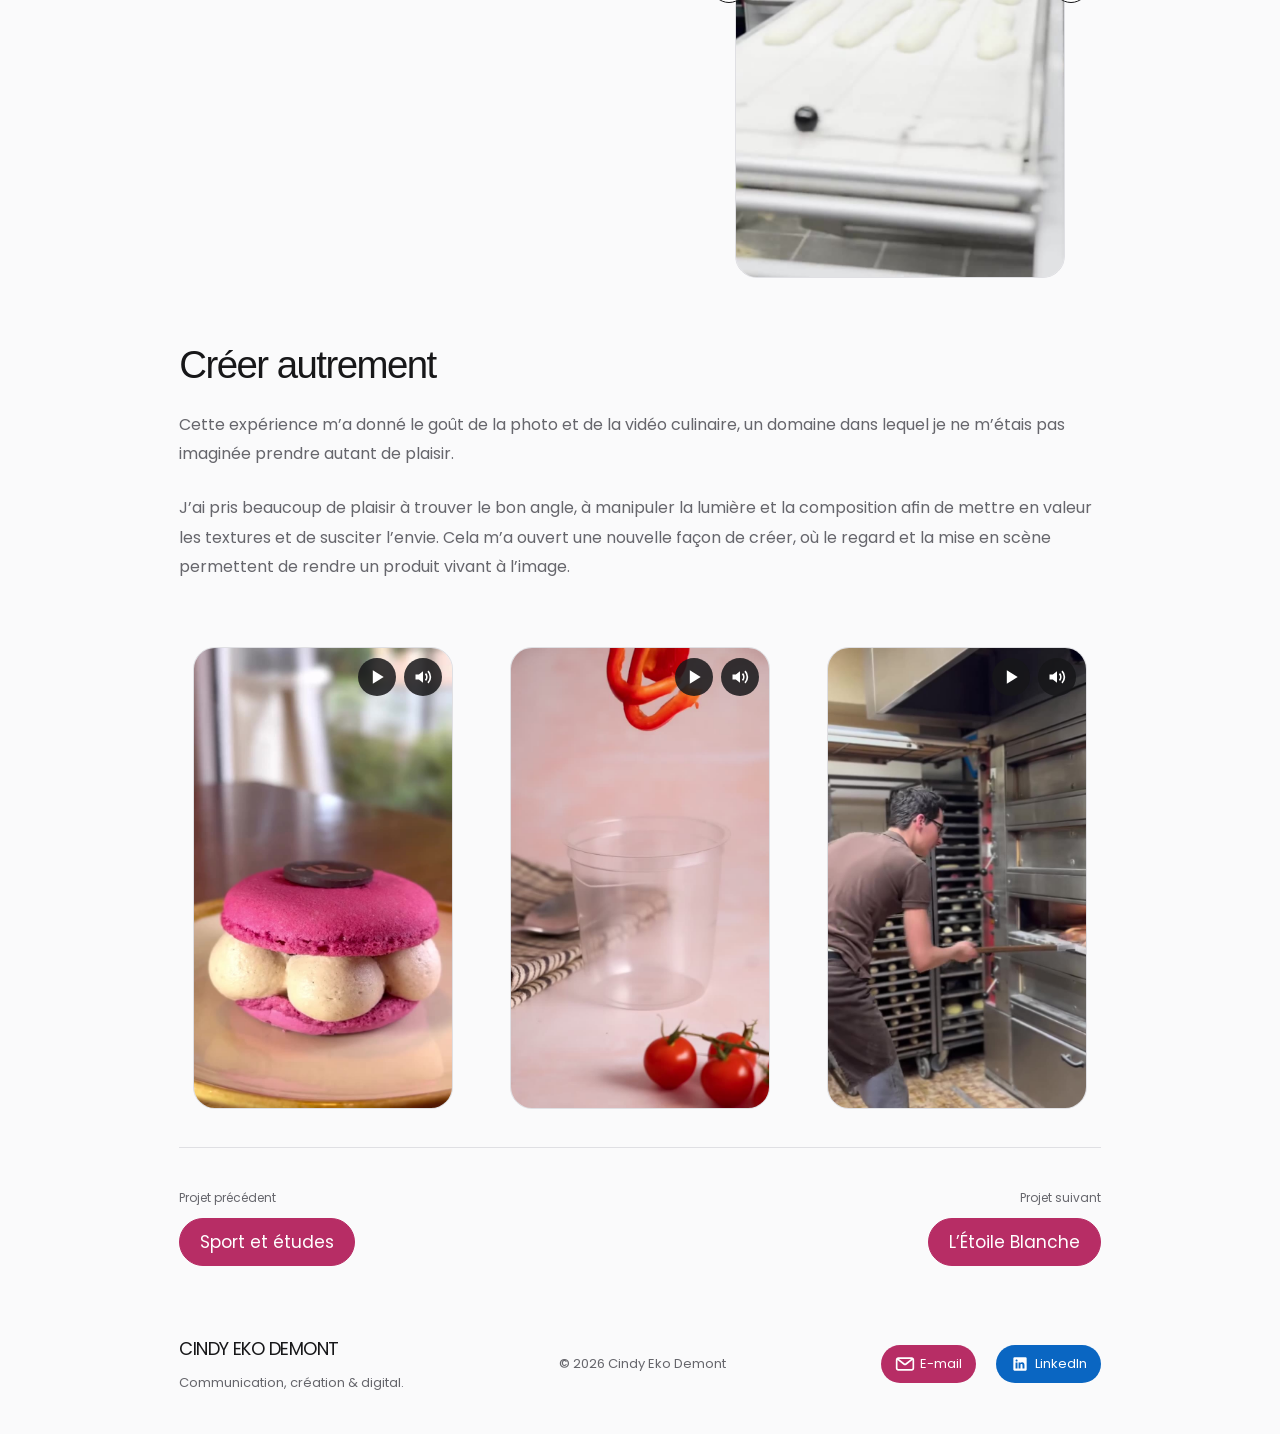
<file: projets/ronny/index.html>
<!doctype html><html lang="fr"><head><meta charset="utf-8"><meta name="viewport" content="width=device-width,initial-scale=1"><title>Ronny Boulangerie · Cindy Eko Demont</title><meta name="description" content="Photo · Vidéo · Réseaux sociaux — Expérience professionnelle"><meta name="theme-color" content="#f18cb2"><link rel="icon" type="image/svg+xml" href="data:image/svg+xml,%3Csvg xmlns='http://www.w3.org/2000/svg' viewBox='0 0 40 40'%3E%3Crect width='40' height='40' rx='10' fill='%23f18cb2'/%3E%3Ctext x='20' y='28' text-anchor='middle' font-family='Arial' font-weight='bold' font-size='27' fill='%23212121'%3EC%3C/text%3E%3C/svg%3E"><link rel="preload" href="/assets/poppins.woff2" as="font" type="font/woff2" crossorigin><link rel="stylesheet" href="/style.css"><script defer src="/app.js"></script></head><body><a class="skip" href="#main">Aller au contenu</a><header><nav class="nav" aria-label="Navigation principale"><a class="brand" href="/"><span>CINDY EKO</span> DEMONT</a><button type="button" class="menu-toggle" aria-expanded="false" aria-controls="navigation" aria-label="Ouvrir le menu">MENU</button><div class="nav-links" id="navigation"><a href="/#about">À propos</a><a href="/#projects">Mes projets</a><a href="/#skills">Mes compétences</a><a href="/#contact">Contact</a></div></nav></header><main id="main" class="wrap"><article class="panel detail-panel"><nav class="project-navigation navigation-top" aria-label="Navigation entre les projets, haut de page"><a class="project-nav-button" href="/projets/sport-data/" rel="prev"><span class="nav-arrow" aria-hidden="true"><span class="svg-icon icon-arrow-left" aria-hidden="true"></span></span><span class="sr-only">Projet précédent : </span><span class="nav-project">Sport et études</span></a><a class="project-nav-button" href="/projets/etoile-blanche/" rel="next"><span class="sr-only">Projet suivant : </span><span class="nav-project">L’Étoile Blanche</span><span class="nav-arrow" aria-hidden="true"><span class="svg-icon icon-arrow-right" aria-hidden="true"></span></span></a></nav><div class="detail-heading"><span class="badge">MON PORTFOLIO</span><h1 class="detail-title">Ronny Boulangerie</h1></div><dl class="project-metadata"><div class="metadata-item"><dt>Année</dt><dd>2024 – 2025</dd></div><div class="metadata-item"><dt>Type de projet</dt><dd>Professionnel</dd></div><div class="metadata-item"><dt>Domaines</dt><dd>Photo · Vidéo · Réseaux sociaux</dd></div></dl><div class="editorial-layout ronny-presentation"><section class="editorial-text"><h2>Du contenu à savourer</h2><p>Ma mission était de créer des photos et des vidéos pour les réseaux sociaux de la boulangerie. Les Reels et les stories étaient au cœur de mon travail : trouver une idée, la mettre en images et donner envie aux personnes qui nous suivaient de réagir. Une expérience où la création de contenu servait aussi à entretenir la proximité avec la communauté.</p></section><div class="ronny-photo-grid"><figure class="editorial-image "><a class="gallery-link" href="/assets/ronny-photo-1.jpg" data-caption="Glace coco &amp; glace chocolat" aria-label="Agrandir : Glace coco &amp; glace chocolat"><img src="/assets/ronny-photo-1.jpg" alt="Glace coco &amp; glace chocolat" loading="lazy"></a></figure><figure class="editorial-image "><a class="gallery-link" href="/assets/ronny-photo-2.jpg" data-caption="Glace mangue &amp; glace framboise" aria-label="Agrandir : Glace mangue &amp; glace framboise"><img src="/assets/ronny-photo-2.jpg" alt="Glace mangue &amp; glace framboise" loading="lazy"></a></figure><figure class="editorial-image "><a class="gallery-link" href="/assets/ronny-photo-3.jpg" data-caption="Glace vanille &amp; glace mocca" aria-label="Agrandir : Glace vanille &amp; glace mocca"><img src="/assets/ronny-photo-3.jpg" alt="Glace vanille &amp; glace mocca" loading="lazy"></a></figure></div><div class="editorial-row"><section class="editorial-text"><h2>De l’idée au montage</h2><p>Chaque contenu commençait par une idée à mettre en images. Je réfléchissais aux plans à réaliser, au cadrage et à la lumière, puis je sélectionnais les prises de vue pour construire le montage.</p><p>J’aimais particulièrement cette étape : trouver le bon enchaînement, ajuster le rythme et voir la vidéo prendre forme. Les stories me permettaient une approche plus spontanée, tandis que les Reels demandaient davantage de préparation et de montage.</p></section><div class="story-carousel" role="region" aria-roledescription="carrousel" aria-label="Stories Ronny"><p class="story-hint">Fais glisser pour découvrir les contenus.</p><div class="story-progress"><button class="story-dot" type="button" data-slide="0" aria-label="Afficher le contenu 1" aria-current="true"></button><button class="story-dot" type="button" data-slide="1" aria-label="Afficher le contenu 2" aria-current="false"></button><button class="story-dot" type="button" data-slide="2" aria-label="Afficher le contenu 3" aria-current="false"></button><button class="story-dot" type="button" data-slide="3" aria-label="Afficher le contenu 4" aria-current="false"></button></div><div class="story-stage"><div class="story-track" tabindex="0" aria-label="Contenus à faire défiler"><div class="story-slide" role="group" aria-roledescription="diapositive" aria-label="1 sur 4"><div class="reserved-media portrait-media"><img src="/assets/ronny-story-1.jpg" alt="Ronny — la Tartelette Fraîcheur" loading="lazy"></div></div><div class="story-slide" role="group" aria-roledescription="diapositive" aria-label="2 sur 4"><div class="reserved-media portrait-media"><img src="/assets/ronny-story-2.jpg" alt="Ronny — montages au chocolat" loading="lazy"></div></div><div class="story-slide" role="group" aria-roledescription="diapositive" aria-label="3 sur 4"><div class="reserved-media portrait-media"><div class="video-player"><video data-has-audio="false" muted poster="/assets/ronny-story-3-poster.jpg" src="/assets/ronny-story-3.mp4" controls playsinline preload="metadata" aria-label="Ronny — story vidéo 3"></video></div></div></div><div class="story-slide" role="group" aria-roledescription="diapositive" aria-label="4 sur 4"><div class="reserved-media portrait-media"><div class="video-player"><video data-has-audio="false" muted poster="/assets/ronny-story-4-poster.jpg" src="/assets/ronny-story-4.mp4" controls playsinline preload="metadata" aria-label="Ronny — story vidéo 4"></video></div></div></div></div><button class="story-previous" type="button" aria-label="Story précédente"><span class="svg-icon icon-story-left" aria-hidden="true"></span></button><button class="story-next" type="button" aria-label="Story suivante"><span class="svg-icon icon-story-right" aria-hidden="true"></span></button></div><span class="story-position sr-only" aria-live="polite">1 / 4</span></div></div><section class="editorial-text"><h2>Créer autrement</h2><p>Cette expérience m’a donné le goût de la photo et de la vidéo culinaire, un domaine dans lequel je ne m’étais pas imaginée prendre autant de plaisir.</p><p>J’ai pris beaucoup de plaisir à trouver le bon angle, à manipuler la lumière et la composition afin de mettre en valeur les textures et de susciter l’envie. Cela m’a ouvert une nouvelle façon de créer, où le regard et la mise en scène permettent de rendre un produit vivant à l’image.</p></section><div class="video-examples"><div class="reserved-media portrait-media"><div class="video-player"><video data-has-audio="true" poster="/assets/ronny-video-1-poster.jpg" src="/assets/ronny-video-1.mp4" controls playsinline preload="metadata" aria-label="Ronny — vidéo 1"></video></div></div><div class="reserved-media portrait-media"><div class="video-player"><video data-has-audio="true" poster="/assets/ronny-video-2-poster.jpg" src="/assets/ronny-video-2.mp4" controls playsinline preload="metadata" aria-label="Ronny — vidéo 2"></video></div></div><div class="reserved-media portrait-media"><div class="video-player"><video data-has-audio="true" poster="/assets/ronny-video-3-poster.jpg" src="/assets/ronny-video-3.mp4" controls playsinline preload="metadata" aria-label="Ronny — vidéo 3"></video></div></div></div></div><dialog class="image-viewer" aria-labelledby="viewer-title"><div class="viewer-toolbar"><span class="display" id="viewer-title">LE PROJET EN IMAGES</span><button class="viewer-close" type="button" aria-label="Fermer la galerie"><span aria-hidden="true">×</span></button></div><div class="viewer-stage"><button class="viewer-prev" type="button" aria-label="Image précédente"><span class="svg-icon icon-arrow-left" aria-hidden="true"></span></button><div class="viewer-image-frame"><img alt=""></div><button class="viewer-next" type="button" aria-label="Image suivante"><span class="svg-icon icon-arrow-right" aria-hidden="true"></span></button></div><p class="viewer-caption"></p><div class="viewer-nav"><span class="viewer-count sr-only" role="status" aria-live="polite"></span><div class="viewer-dots" role="group" aria-label="Choisir une image"></div></div></dialog><nav class="project-navigation navigation-bottom" aria-label="Navigation entre les projets, bas de page"><div class="project-nav-item"><span class="nav-direction">Projet précédent</span><a class="project-nav-button" href="/projets/sport-data/" rel="prev" aria-label="Projet précédent : Sport et études"><span class="nav-project">Sport et études</span></a></div><div class="project-nav-item"><span class="nav-direction">Projet suivant</span><a class="project-nav-button" href="/projets/etoile-blanche/" rel="next" aria-label="Projet suivant : L’Étoile Blanche"><span class="nav-project">L’Étoile Blanche</span></a></div></nav></article></main><footer><div class="footer-inner"><div><div class="footer-name">CINDY EKO DEMONT</div><p>Communication, création & digital.</p></div><p>© 2026 Cindy Eko Demont</p><div class="footer-links"><a class="footer-social contact-trigger" href="mailto:cindyekodemont@gmail.com"><span class="svg-icon icon-mail" aria-hidden="true"></span>E-mail</a><a href="https://www.linkedin.com/in/cindy-eko-demont-23b3392b9/" target="_blank" rel="noopener noreferrer" class="footer-social"><span class="svg-icon icon-linkedin" aria-hidden="true"></span>LinkedIn</a></div></div></footer><button class="back-to-top" type="button" aria-label="Retour en haut" hidden><span class="svg-icon icon-arrow-up" aria-hidden="true"></span><span class="back-to-top-tooltip" aria-hidden="true">Retour en haut</span></button><dialog class="contact-dialog" aria-labelledby="contact-dialog-title"><button class="contact-close" type="button" aria-label="Fermer la fenêtre de contact">×</button><h2 id="contact-dialog-title" tabindex="-1">Contactez-moi !</h2><p>Pour une question ou un projet, vous pouvez me joindre à cette adresse.</p><label class="sr-only" for="contact-email">Adresse e-mail</label><input id="contact-email" type="text" readonly value="cindyekodemont@gmail.com"><div class="contact-dialog-actions"><button class="button pink copy-email" type="button">Copier l’adresse</button><a class="editorial-link" href="mailto:cindyekodemont@gmail.com">Ouvrir ma messagerie</a></div><p class="copy-status" role="status" aria-live="polite"></p></dialog></body></html>
</file>
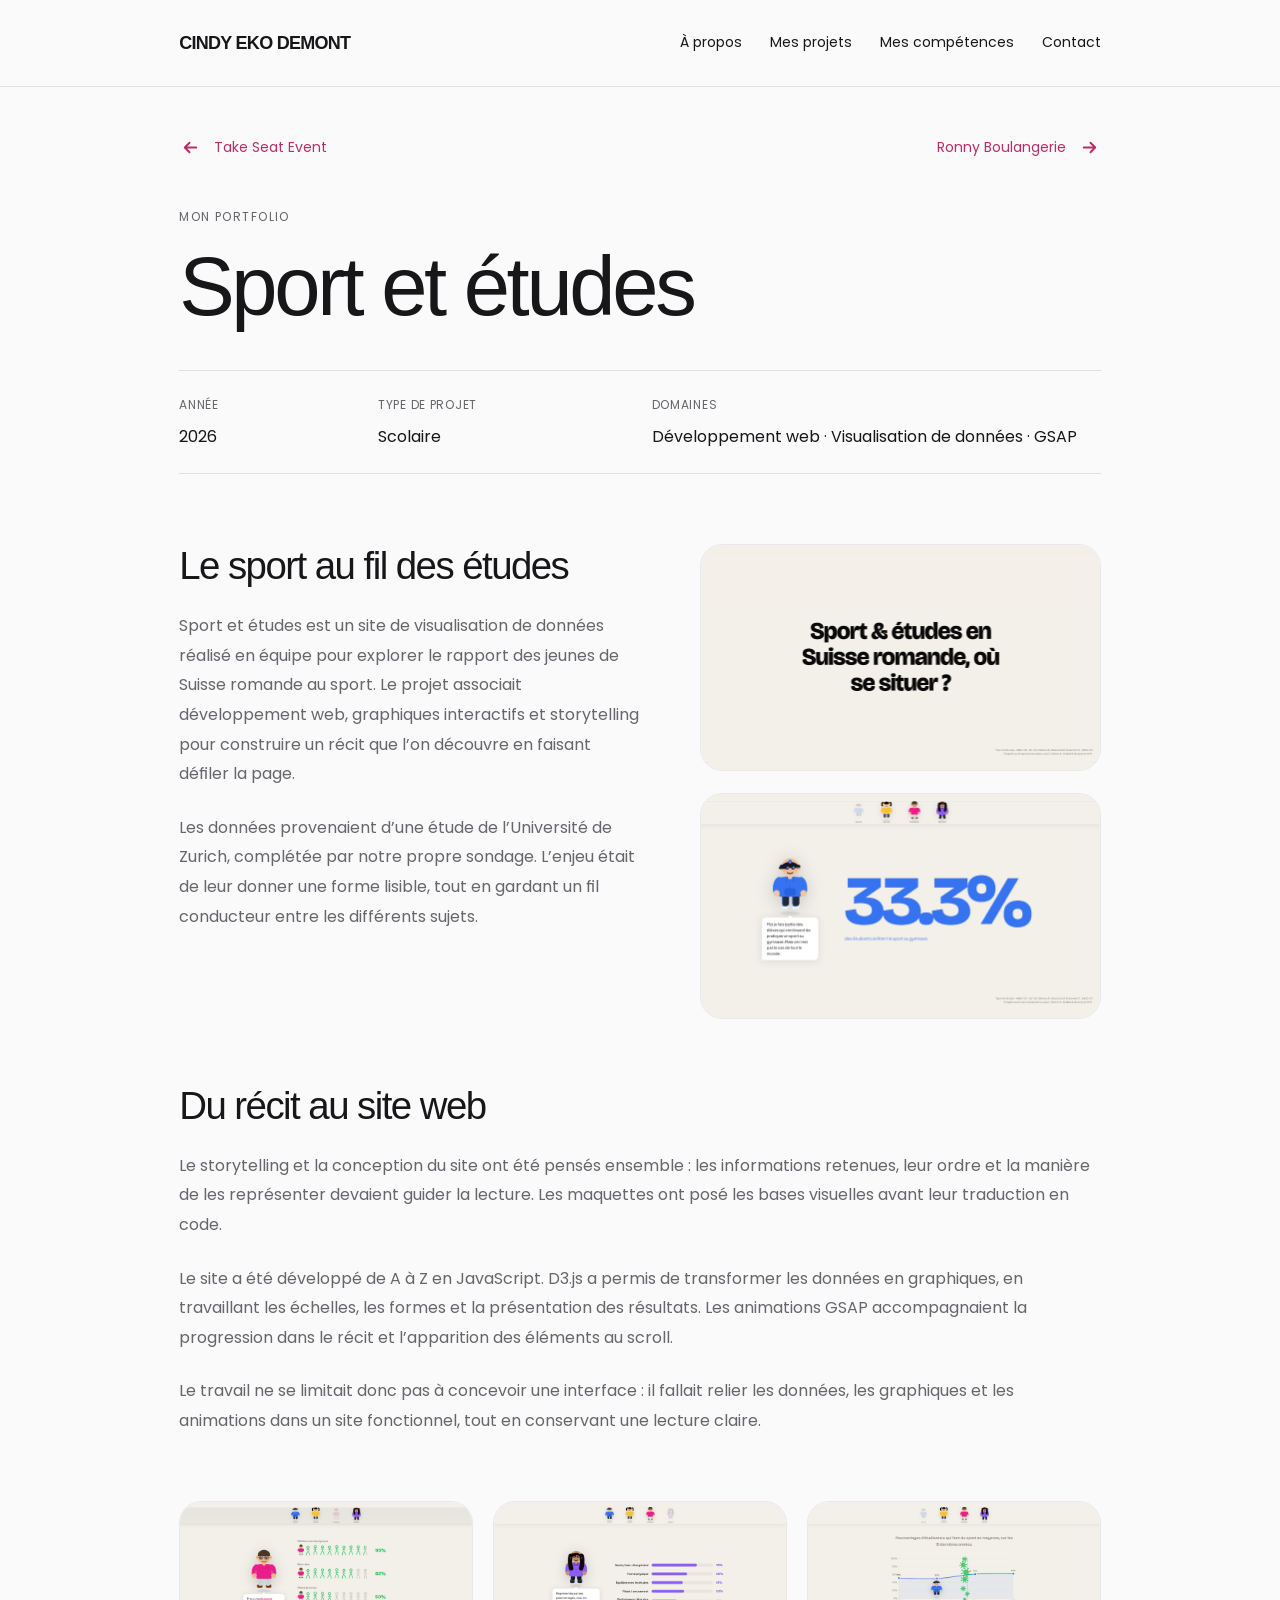
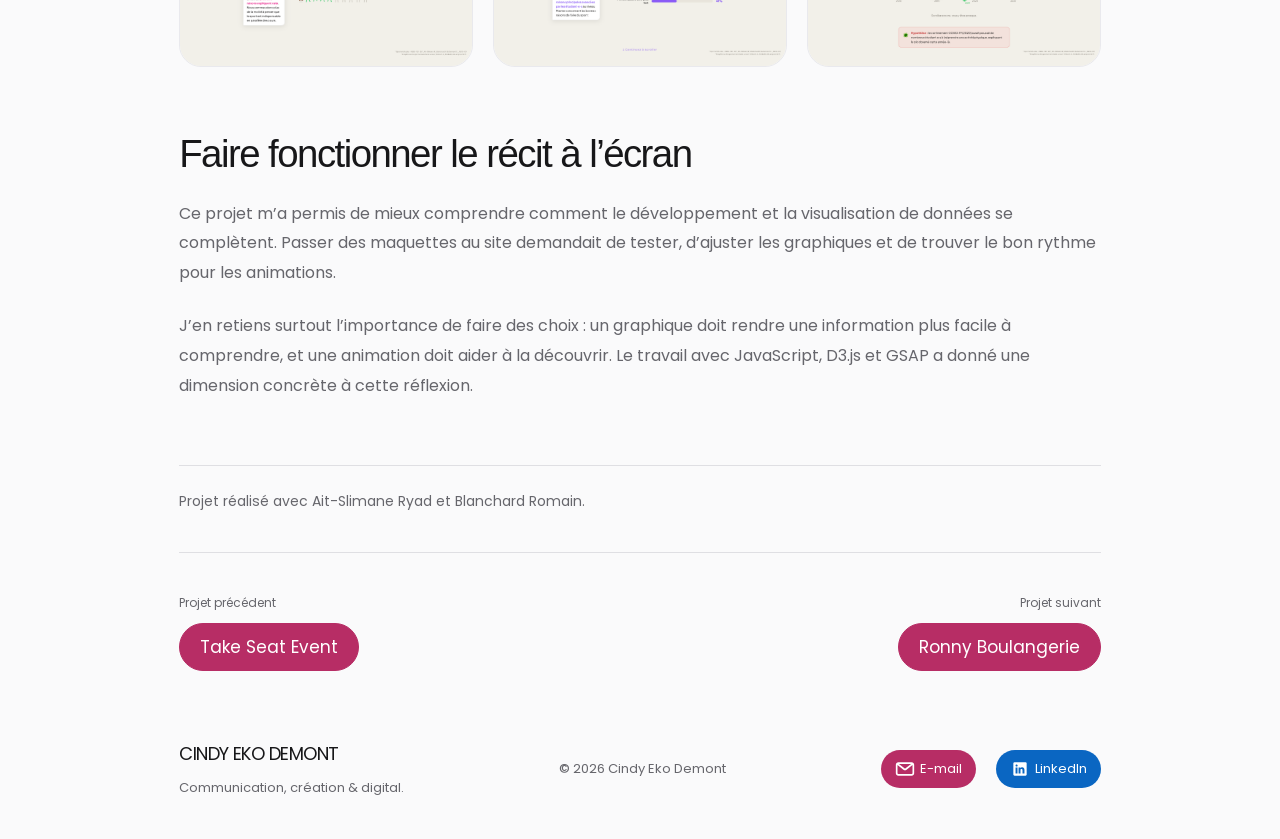
<file: projets/sport-data/index.html>
<!doctype html><html lang="fr"><head><meta charset="utf-8"><meta name="viewport" content="width=device-width,initial-scale=1"><title>Sport et études · Cindy Eko Demont</title><meta name="description" content="Développement web · Visualisation de données · GSAP — Projet académique en équipe"><meta name="theme-color" content="#f18cb2"><link rel="icon" type="image/svg+xml" href="data:image/svg+xml,%3Csvg xmlns='http://www.w3.org/2000/svg' viewBox='0 0 40 40'%3E%3Crect width='40' height='40' rx='10' fill='%23f18cb2'/%3E%3Ctext x='20' y='28' text-anchor='middle' font-family='Arial' font-weight='bold' font-size='27' fill='%23212121'%3EC%3C/text%3E%3C/svg%3E"><link rel="preload" href="/assets/poppins.woff2" as="font" type="font/woff2" crossorigin><link rel="stylesheet" href="/style.css"><script defer src="/app.js"></script></head><body><a class="skip" href="#main">Aller au contenu</a><header><nav class="nav" aria-label="Navigation principale"><a class="brand" href="/"><span>CINDY EKO</span> DEMONT</a><button type="button" class="menu-toggle" aria-expanded="false" aria-controls="navigation" aria-label="Ouvrir le menu">MENU</button><div class="nav-links" id="navigation"><a href="/#about">À propos</a><a href="/#projects">Mes projets</a><a href="/#skills">Mes compétences</a><a href="/#contact">Contact</a></div></nav></header><main id="main" class="wrap"><article class="panel detail-panel"><nav class="project-navigation navigation-top" aria-label="Navigation entre les projets, haut de page"><a class="project-nav-button" href="/projets/take-seat-event/" rel="prev"><span class="nav-arrow" aria-hidden="true"><span class="svg-icon icon-arrow-left" aria-hidden="true"></span></span><span class="sr-only">Projet précédent : </span><span class="nav-project">Take Seat Event</span></a><a class="project-nav-button" href="/projets/ronny/" rel="next"><span class="sr-only">Projet suivant : </span><span class="nav-project">Ronny Boulangerie</span><span class="nav-arrow" aria-hidden="true"><span class="svg-icon icon-arrow-right" aria-hidden="true"></span></span></a></nav><div class="detail-heading"><span class="badge">MON PORTFOLIO</span><h1 class="detail-title">Sport et études</h1></div><dl class="project-metadata"><div class="metadata-item"><dt>Année</dt><dd>2026</dd></div><div class="metadata-item"><dt>Type de projet</dt><dd>Scolaire</dd></div><div class="metadata-item"><dt>Domaines</dt><dd>Développement web · Visualisation de données · GSAP</dd></div></dl><div class="editorial-layout"><div class="editorial-row"><section class="editorial-text"><h2>Le sport au fil des études</h2><p>Sport et études est un site de visualisation de données réalisé en équipe pour explorer le rapport des jeunes de Suisse romande au sport. Le projet associait développement web, graphiques interactifs et storytelling pour construire un récit que l’on découvre en faisant défiler la page.</p><p>Les données provenaient d’une étude de l’Université de Zurich, complétée par notre propre sondage. L’enjeu était de leur donner une forme lisible, tout en gardant un fil conducteur entre les différents sujets.</p></section><div class="editorial-image-stack"><figure class="editorial-image"><a class="gallery-link" href="/assets/sport-screen-1.png" data-caption="L’introduction du récit Sport et études" aria-label="Agrandir : L’introduction du récit Sport et études"><img src="/assets/sport-screen-1.png" alt="L’introduction du récit Sport et études" loading="lazy" width="1600" height="900"></a></figure><figure class="editorial-image"><a class="gallery-link" href="/assets/sport-screen-2.png" data-caption="Louis et l’évolution de la pratique sportive" aria-label="Agrandir : Louis et l’évolution de la pratique sportive"><img src="/assets/sport-screen-2.png" alt="Louis et l’évolution de la pratique sportive" loading="lazy" width="1600" height="900"></a></figure></div></div><section class="editorial-text"><h2>Du récit au site web</h2><p>Le storytelling et la conception du site ont été pensés ensemble : les informations retenues, leur ordre et la manière de les représenter devaient guider la lecture. Les maquettes ont posé les bases visuelles avant leur traduction en code.</p><p>Le site a été développé de A à Z en JavaScript. D3.js a permis de transformer les données en graphiques, en travaillant les échelles, les formes et la présentation des résultats. Les animations GSAP accompagnaient la progression dans le récit et l’apparition des éléments au scroll.</p><p>Le travail ne se limitait donc pas à concevoir une interface : il fallait relier les données, les graphiques et les animations dans un site fonctionnel, tout en conservant une lecture claire.</p></section><div class="sport-image-grid"><figure class="editorial-image"><a class="gallery-link" href="/assets/sport-screen-3.png" data-caption="Thomas et les bénéfices du sport" aria-label="Agrandir : Thomas et les bénéfices du sport"><img src="/assets/sport-screen-3.png" alt="Thomas et les bénéfices du sport" loading="lazy" width="1600" height="900"></a></figure><figure class="editorial-image"><a class="gallery-link" href="/assets/sport-screen-4.png" data-caption="Bruna et les motivations des étudiants" aria-label="Agrandir : Bruna et les motivations des étudiants"><img src="/assets/sport-screen-4.png" alt="Bruna et les motivations des étudiants" loading="lazy" width="1600" height="900"></a></figure><figure class="editorial-image"><a class="gallery-link" href="/assets/sport-screen-5.png" data-caption="L’évolution de la pratique sportive au fil des années" aria-label="Agrandir : L’évolution de la pratique sportive au fil des années"><img src="/assets/sport-screen-5.png" alt="L’évolution de la pratique sportive au fil des années" loading="lazy" width="1600" height="900"></a></figure></div><section class="editorial-text"><h2>Faire fonctionner le récit à l’écran</h2><p>Ce projet m’a permis de mieux comprendre comment le développement et la visualisation de données se complètent. Passer des maquettes au site demandait de tester, d’ajuster les graphiques et de trouver le bon rythme pour les animations.</p><p>J’en retiens surtout l’importance de faire des choix : un graphique doit rendre une information plus facile à comprendre, et une animation doit aider à la découvrir. Le travail avec JavaScript, D3.js et GSAP a donné une dimension concrète à cette réflexion.</p></section><p class="project-contributors">Projet réalisé avec Ait-Slimane Ryad et Blanchard Romain.</p></div><dialog class="image-viewer" aria-labelledby="viewer-title"><div class="viewer-toolbar"><span class="display" id="viewer-title">LE PROJET EN IMAGES</span><button class="viewer-close" type="button" aria-label="Fermer la galerie"><span aria-hidden="true">×</span></button></div><div class="viewer-stage"><button class="viewer-prev" type="button" aria-label="Image précédente"><span class="svg-icon icon-arrow-left" aria-hidden="true"></span></button><div class="viewer-image-frame"><img alt=""></div><button class="viewer-next" type="button" aria-label="Image suivante"><span class="svg-icon icon-arrow-right" aria-hidden="true"></span></button></div><p class="viewer-caption"></p><div class="viewer-nav"><span class="viewer-count sr-only" role="status" aria-live="polite"></span><div class="viewer-dots" role="group" aria-label="Choisir une image"></div></div></dialog><nav class="project-navigation navigation-bottom" aria-label="Navigation entre les projets, bas de page"><div class="project-nav-item"><span class="nav-direction">Projet précédent</span><a class="project-nav-button" href="/projets/take-seat-event/" rel="prev" aria-label="Projet précédent : Take Seat Event"><span class="nav-project">Take Seat Event</span></a></div><div class="project-nav-item"><span class="nav-direction">Projet suivant</span><a class="project-nav-button" href="/projets/ronny/" rel="next" aria-label="Projet suivant : Ronny Boulangerie"><span class="nav-project">Ronny Boulangerie</span></a></div></nav></article></main><footer><div class="footer-inner"><div><div class="footer-name">CINDY EKO DEMONT</div><p>Communication, création & digital.</p></div><p>© 2026 Cindy Eko Demont</p><div class="footer-links"><a class="footer-social contact-trigger" href="mailto:cindyekodemont@gmail.com"><span class="svg-icon icon-mail" aria-hidden="true"></span>E-mail</a><a href="https://www.linkedin.com/in/cindy-eko-demont-23b3392b9/" target="_blank" rel="noopener noreferrer" class="footer-social"><span class="svg-icon icon-linkedin" aria-hidden="true"></span>LinkedIn</a></div></div></footer><button class="back-to-top" type="button" aria-label="Retour en haut" hidden><span class="svg-icon icon-arrow-up" aria-hidden="true"></span><span class="back-to-top-tooltip" aria-hidden="true">Retour en haut</span></button><dialog class="contact-dialog" aria-labelledby="contact-dialog-title"><button class="contact-close" type="button" aria-label="Fermer la fenêtre de contact">×</button><h2 id="contact-dialog-title" tabindex="-1">Contactez-moi !</h2><p>Pour une question ou un projet, vous pouvez me joindre à cette adresse.</p><label class="sr-only" for="contact-email">Adresse e-mail</label><input id="contact-email" type="text" readonly value="cindyekodemont@gmail.com"><div class="contact-dialog-actions"><button class="button pink copy-email" type="button">Copier l’adresse</button><a class="editorial-link" href="mailto:cindyekodemont@gmail.com">Ouvrir ma messagerie</a></div><p class="copy-status" role="status" aria-live="polite"></p></dialog></body></html>
</file>
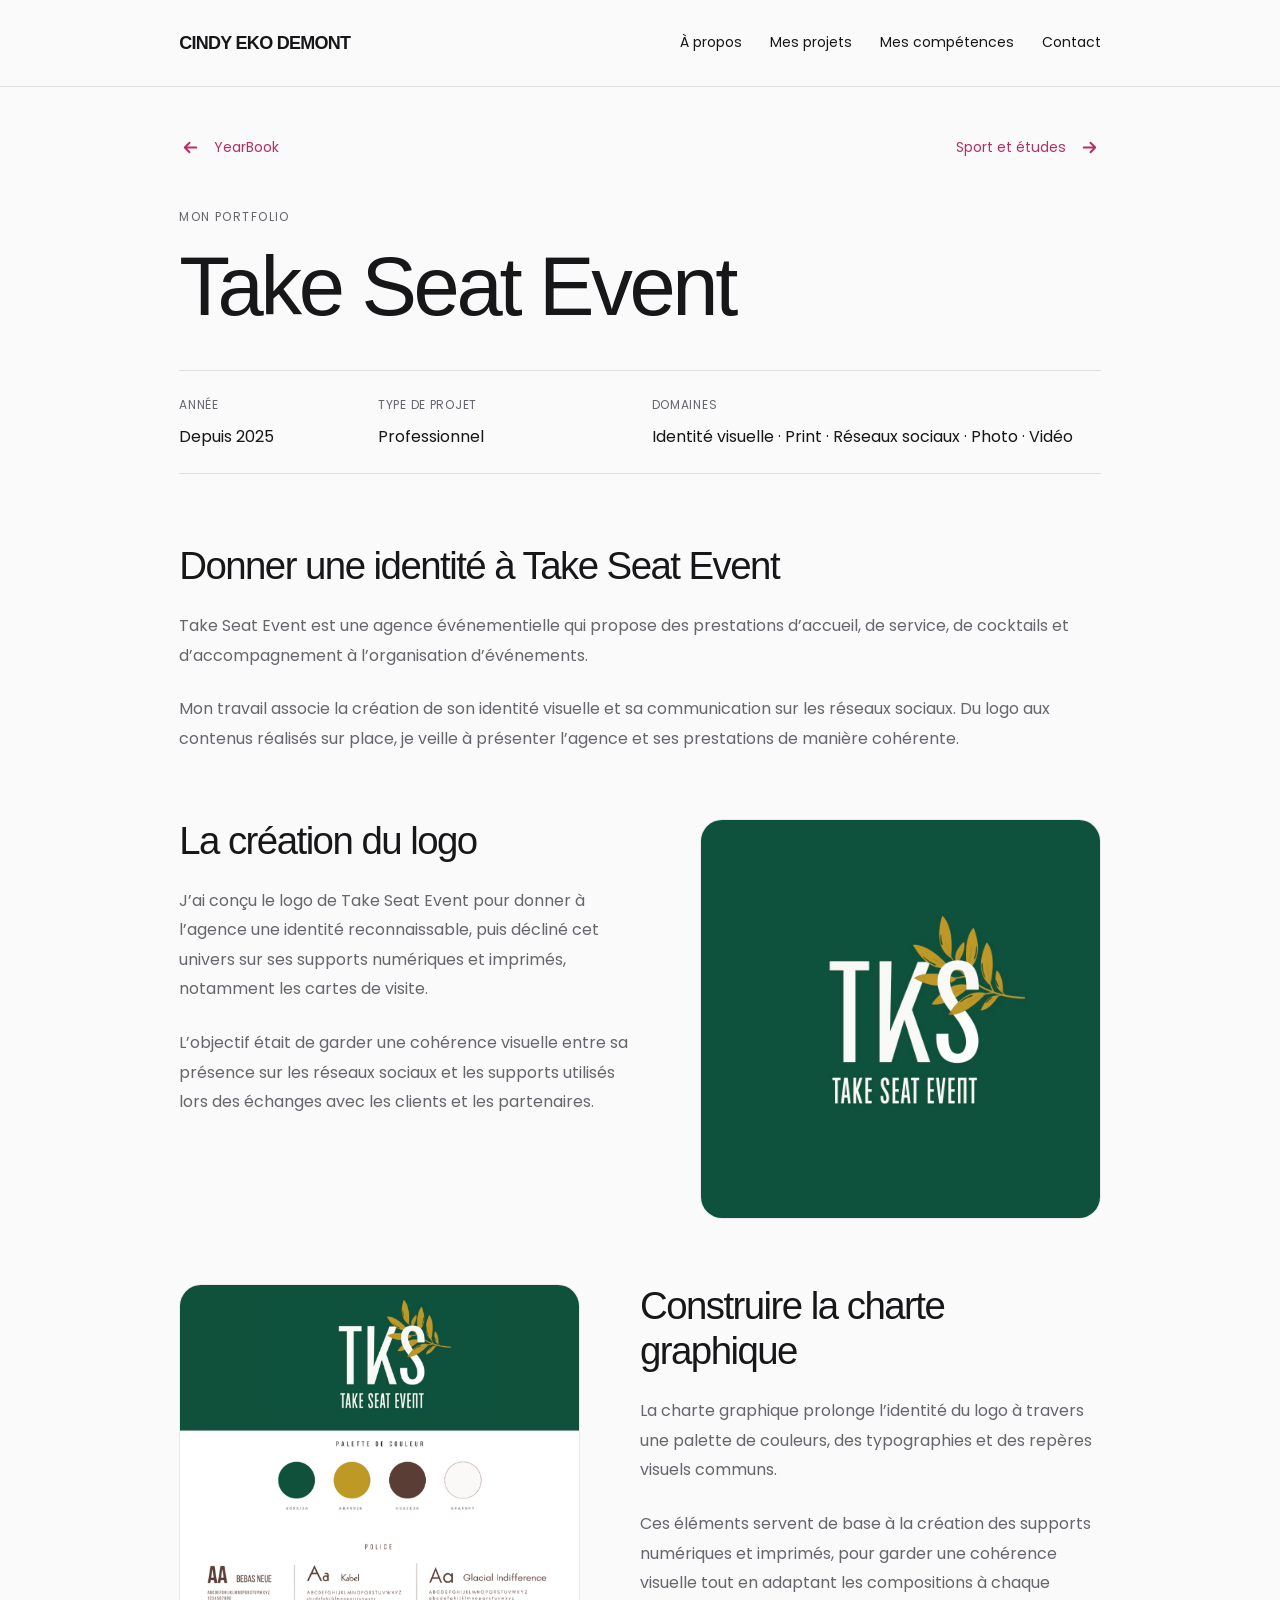
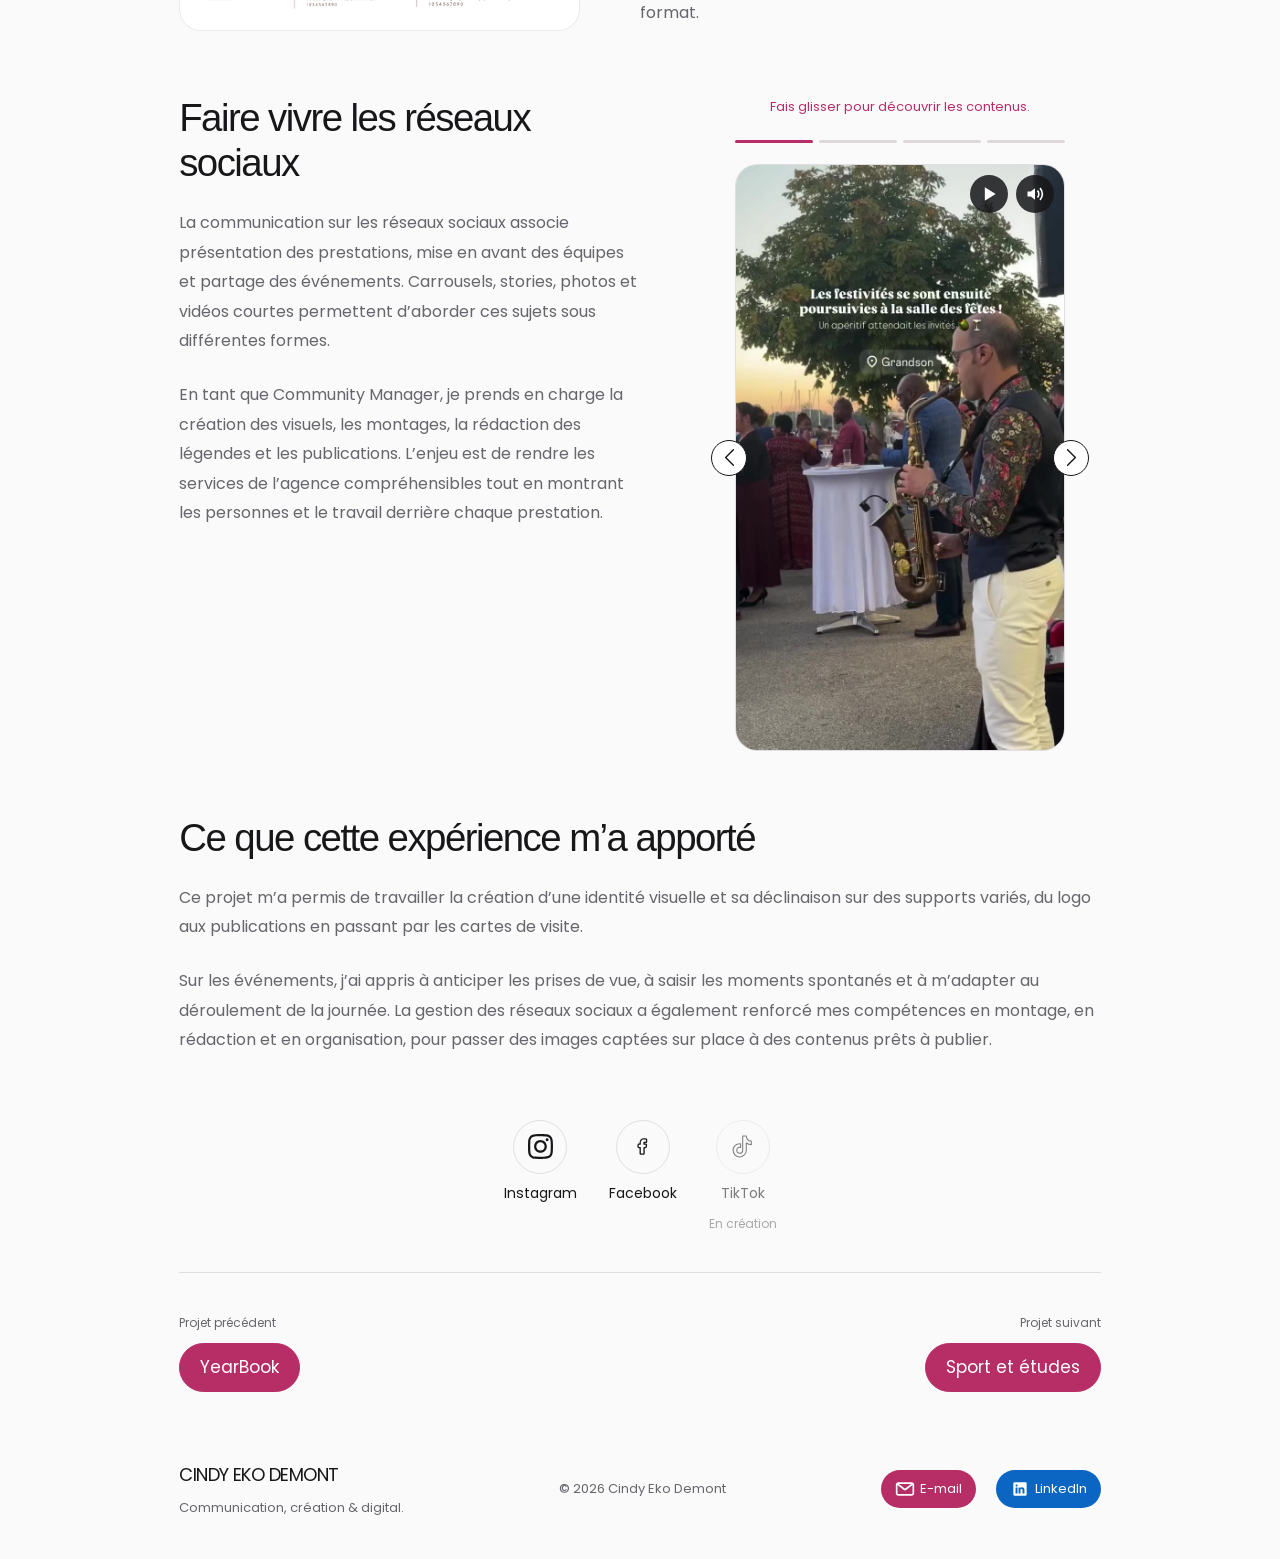
<file: projets/take-seat-event/index.html>
<!doctype html><html lang="fr"><head><meta charset="utf-8"><meta name="viewport" content="width=device-width,initial-scale=1"><title>Take Seat Event · Cindy Eko Demont</title><meta name="description" content="Contenu · Réseaux sociaux — Communication &amp; événementiel"><meta name="theme-color" content="#f18cb2"><link rel="icon" type="image/svg+xml" href="data:image/svg+xml,%3Csvg xmlns='http://www.w3.org/2000/svg' viewBox='0 0 40 40'%3E%3Crect width='40' height='40' rx='10' fill='%23f18cb2'/%3E%3Ctext x='20' y='28' text-anchor='middle' font-family='Arial' font-weight='bold' font-size='27' fill='%23212121'%3EC%3C/text%3E%3C/svg%3E"><link rel="preload" href="/assets/poppins.woff2" as="font" type="font/woff2" crossorigin><link rel="stylesheet" href="/style.css"><script defer src="/app.js"></script></head><body><a class="skip" href="#main">Aller au contenu</a><header><nav class="nav" aria-label="Navigation principale"><a class="brand" href="/"><span>CINDY EKO</span> DEMONT</a><button type="button" class="menu-toggle" aria-expanded="false" aria-controls="navigation" aria-label="Ouvrir le menu">MENU</button><div class="nav-links" id="navigation"><a href="/#about">À propos</a><a href="/#projects">Mes projets</a><a href="/#skills">Mes compétences</a><a href="/#contact">Contact</a></div></nav></header><main id="main" class="wrap"><article class="panel detail-panel"><nav class="project-navigation navigation-top" aria-label="Navigation entre les projets, haut de page"><a class="project-nav-button" href="/projets/yearbook/" rel="prev"><span class="nav-arrow" aria-hidden="true"><span class="svg-icon icon-arrow-left" aria-hidden="true"></span></span><span class="sr-only">Projet précédent : </span><span class="nav-project">YearBook</span></a><a class="project-nav-button" href="/projets/sport-data/" rel="next"><span class="sr-only">Projet suivant : </span><span class="nav-project">Sport et études</span><span class="nav-arrow" aria-hidden="true"><span class="svg-icon icon-arrow-right" aria-hidden="true"></span></span></a></nav><div class="detail-heading"><span class="badge">MON PORTFOLIO</span><h1 class="detail-title">Take Seat Event</h1></div><dl class="project-metadata"><div class="metadata-item"><dt>Année</dt><dd>Depuis 2025</dd></div><div class="metadata-item"><dt>Type de projet</dt><dd>Professionnel</dd></div><div class="metadata-item"><dt>Domaines</dt><dd>Identité visuelle · Print · Réseaux sociaux · Photo · Vidéo</dd></div></dl><div class="editorial-layout"><section class="editorial-text"><h2>Donner une identité à Take Seat Event</h2><p>Take Seat Event est une agence événementielle qui propose des prestations d’accueil, de service, de cocktails et d’accompagnement à l’organisation d’événements.</p><p>Mon travail associe la création de son identité visuelle et sa communication sur les réseaux sociaux. Du logo aux contenus réalisés sur place, je veille à présenter l’agence et ses prestations de manière cohérente.</p></section><div class="editorial-row"><section class="editorial-text"><h2>La création du logo</h2><p>J’ai conçu le logo de Take Seat Event pour donner à l’agence une identité reconnaissable, puis décliné cet univers sur ses supports numériques et imprimés, notamment les cartes de visite.</p><p>L’objectif était de garder une cohérence visuelle entre sa présence sur les réseaux sociaux et les supports utilisés lors des échanges avec les clients et les partenaires.</p></section><div class="editorial-image-stack"><figure class="editorial-image "><a class="gallery-link" href="/assets/tks-logo.jpeg" data-caption="Le logo de Take Seat Event" aria-label="Agrandir : Le logo de Take Seat Event"><img src="/assets/tks-logo.jpeg" alt="Le logo de Take Seat Event" loading="lazy"></a></figure></div></div><div class="editorial-row editorial-row-reverse"><figure class="editorial-image charte-crop"><a class="gallery-link" href="/assets/tks-charte.png" data-caption="La charte graphique de Take Seat Event" aria-label="Agrandir : La charte graphique de Take Seat Event"><img src="/assets/tks-charte.png" alt="La charte graphique de Take Seat Event" loading="lazy"></a></figure><section class="editorial-text"><h2>Construire la charte graphique</h2><p>La charte graphique prolonge l’identité du logo à travers une palette de couleurs, des typographies et des repères visuels communs.</p><p>Ces éléments servent de base à la création des supports numériques et imprimés, pour garder une cohérence visuelle tout en adaptant les compositions à chaque format.</p></section></div><div class="editorial-row"><section class="editorial-text"><h2>Faire vivre les réseaux sociaux</h2><p>La communication sur les réseaux sociaux associe présentation des prestations, mise en avant des équipes et partage des événements. Carrousels, stories, photos et vidéos courtes permettent d’aborder ces sujets sous différentes formes.</p><p>En tant que Community Manager, je prends en charge la création des visuels, les montages, la rédaction des légendes et les publications. L’enjeu est de rendre les services de l’agence compréhensibles tout en montrant les personnes et le travail derrière chaque prestation.</p></section><div class="story-carousel" role="region" aria-roledescription="carrousel" aria-label="Stories Take Seat Event"><p class="story-hint">Fais glisser pour découvrir les contenus.</p><div class="story-progress"><button class="story-dot" type="button" data-slide="0" aria-label="Afficher le contenu 1" aria-current="true"></button><button class="story-dot" type="button" data-slide="1" aria-label="Afficher le contenu 2" aria-current="false"></button><button class="story-dot" type="button" data-slide="2" aria-label="Afficher le contenu 3" aria-current="false"></button><button class="story-dot" type="button" data-slide="3" aria-label="Afficher le contenu 4" aria-current="false"></button></div><div class="story-stage"><div class="story-track" tabindex="0" aria-label="Contenus à faire défiler"><div class="story-slide" role="group" aria-roledescription="diapositive" aria-label="1 sur 4"><div class="reserved-media portrait-media"><div class="video-player"><video data-has-audio="true" poster="/assets/tks-story-1-poster.jpg" src="/assets/tks-story-1.mp4" controls playsinline preload="metadata" aria-label="Take Seat Event — story vidéo 1"></video></div></div></div><div class="story-slide" role="group" aria-roledescription="diapositive" aria-label="2 sur 4"><div class="reserved-media portrait-media"><div class="video-player"><video data-has-audio="false" muted poster="/assets/tks-story-2-poster.jpg" src="/assets/tks-story-2.mp4" controls playsinline preload="metadata" aria-label="Take Seat Event — story vidéo 2"></video></div></div></div><div class="story-slide" role="group" aria-roledescription="diapositive" aria-label="3 sur 4"><div class="reserved-media portrait-media"><div class="video-player"><video data-has-audio="true" poster="/assets/tks-story-3-poster.jpg" src="/assets/tks-story-3.mp4" controls playsinline preload="metadata" aria-label="Take Seat Event — story vidéo 3"></video></div></div></div><div class="story-slide" role="group" aria-roledescription="diapositive" aria-label="4 sur 4"><div class="reserved-media portrait-media"><img src="/assets/tks-story-4.jpg" alt="Take Seat Event — préparatifs et service" loading="lazy"></div></div></div><button class="story-previous" type="button" aria-label="Story précédente"><span class="svg-icon icon-story-left" aria-hidden="true"></span></button><button class="story-next" type="button" aria-label="Story suivante"><span class="svg-icon icon-story-right" aria-hidden="true"></span></button></div><span class="story-position sr-only" aria-live="polite">1 / 4</span></div></div><section class="editorial-text"><h2>Ce que cette expérience m’a apporté</h2><p>Ce projet m’a permis de travailler la création d’une identité visuelle et sa déclinaison sur des supports variés, du logo aux publications en passant par les cartes de visite.</p><p>Sur les événements, j’ai appris à anticiper les prises de vue, à saisir les moments spontanés et à m’adapter au déroulement de la journée. La gestion des réseaux sociaux a également renforcé mes compétences en montage, en rédaction et en organisation, pour passer des images captées sur place à des contenus prêts à publier.</p></section><div class="project-social-links" aria-label="Réseaux de Take Seat Event"><a class="social-link" href="https://www.instagram.com/takeseat_event/" target="_blank" rel="noopener noreferrer"><span class="social-icon-circle"><span class="svg-icon icon-instagram" aria-hidden="true"></span></span><span>Instagram</span></a><a class="social-link" href="https://www.facebook.com/share/1541GADFxVN/?mibextid=wwXIfr" target="_blank" rel="noopener noreferrer"><span class="social-icon-circle"><span class="svg-icon icon-facebook" aria-hidden="true"></span></span><span>Facebook</span></a><span class="social-link social-pending"><span class="social-icon-circle"><span class="svg-icon icon-tiktok" aria-hidden="true"></span></span><span>TikTok</span><small>En création</small></span></div></div><dialog class="image-viewer" aria-labelledby="viewer-title"><div class="viewer-toolbar"><span class="display" id="viewer-title">LE PROJET EN IMAGES</span><button class="viewer-close" type="button" aria-label="Fermer la galerie"><span aria-hidden="true">×</span></button></div><div class="viewer-stage"><button class="viewer-prev" type="button" aria-label="Image précédente"><span class="svg-icon icon-arrow-left" aria-hidden="true"></span></button><div class="viewer-image-frame"><img alt=""></div><button class="viewer-next" type="button" aria-label="Image suivante"><span class="svg-icon icon-arrow-right" aria-hidden="true"></span></button></div><p class="viewer-caption"></p><div class="viewer-nav"><span class="viewer-count sr-only" role="status" aria-live="polite"></span><div class="viewer-dots" role="group" aria-label="Choisir une image"></div></div></dialog><nav class="project-navigation navigation-bottom" aria-label="Navigation entre les projets, bas de page"><div class="project-nav-item"><span class="nav-direction">Projet précédent</span><a class="project-nav-button" href="/projets/yearbook/" rel="prev" aria-label="Projet précédent : YearBook"><span class="nav-project">YearBook</span></a></div><div class="project-nav-item"><span class="nav-direction">Projet suivant</span><a class="project-nav-button" href="/projets/sport-data/" rel="next" aria-label="Projet suivant : Sport et études"><span class="nav-project">Sport et études</span></a></div></nav></article></main><footer><div class="footer-inner"><div><div class="footer-name">CINDY EKO DEMONT</div><p>Communication, création & digital.</p></div><p>© 2026 Cindy Eko Demont</p><div class="footer-links"><a class="footer-social contact-trigger" href="mailto:cindyekodemont@gmail.com"><span class="svg-icon icon-mail" aria-hidden="true"></span>E-mail</a><a href="https://www.linkedin.com/in/cindy-eko-demont-23b3392b9/" target="_blank" rel="noopener noreferrer" class="footer-social"><span class="svg-icon icon-linkedin" aria-hidden="true"></span>LinkedIn</a></div></div></footer><button class="back-to-top" type="button" aria-label="Retour en haut" hidden><span class="svg-icon icon-arrow-up" aria-hidden="true"></span><span class="back-to-top-tooltip" aria-hidden="true">Retour en haut</span></button><dialog class="contact-dialog" aria-labelledby="contact-dialog-title"><button class="contact-close" type="button" aria-label="Fermer la fenêtre de contact">×</button><h2 id="contact-dialog-title" tabindex="-1">Contactez-moi !</h2><p>Pour une question ou un projet, vous pouvez me joindre à cette adresse.</p><label class="sr-only" for="contact-email">Adresse e-mail</label><input id="contact-email" type="text" readonly value="cindyekodemont@gmail.com"><div class="contact-dialog-actions"><button class="button pink copy-email" type="button">Copier l’adresse</button><a class="editorial-link" href="mailto:cindyekodemont@gmail.com">Ouvrir ma messagerie</a></div><p class="copy-status" role="status" aria-live="polite"></p></dialog></body></html>
</file>
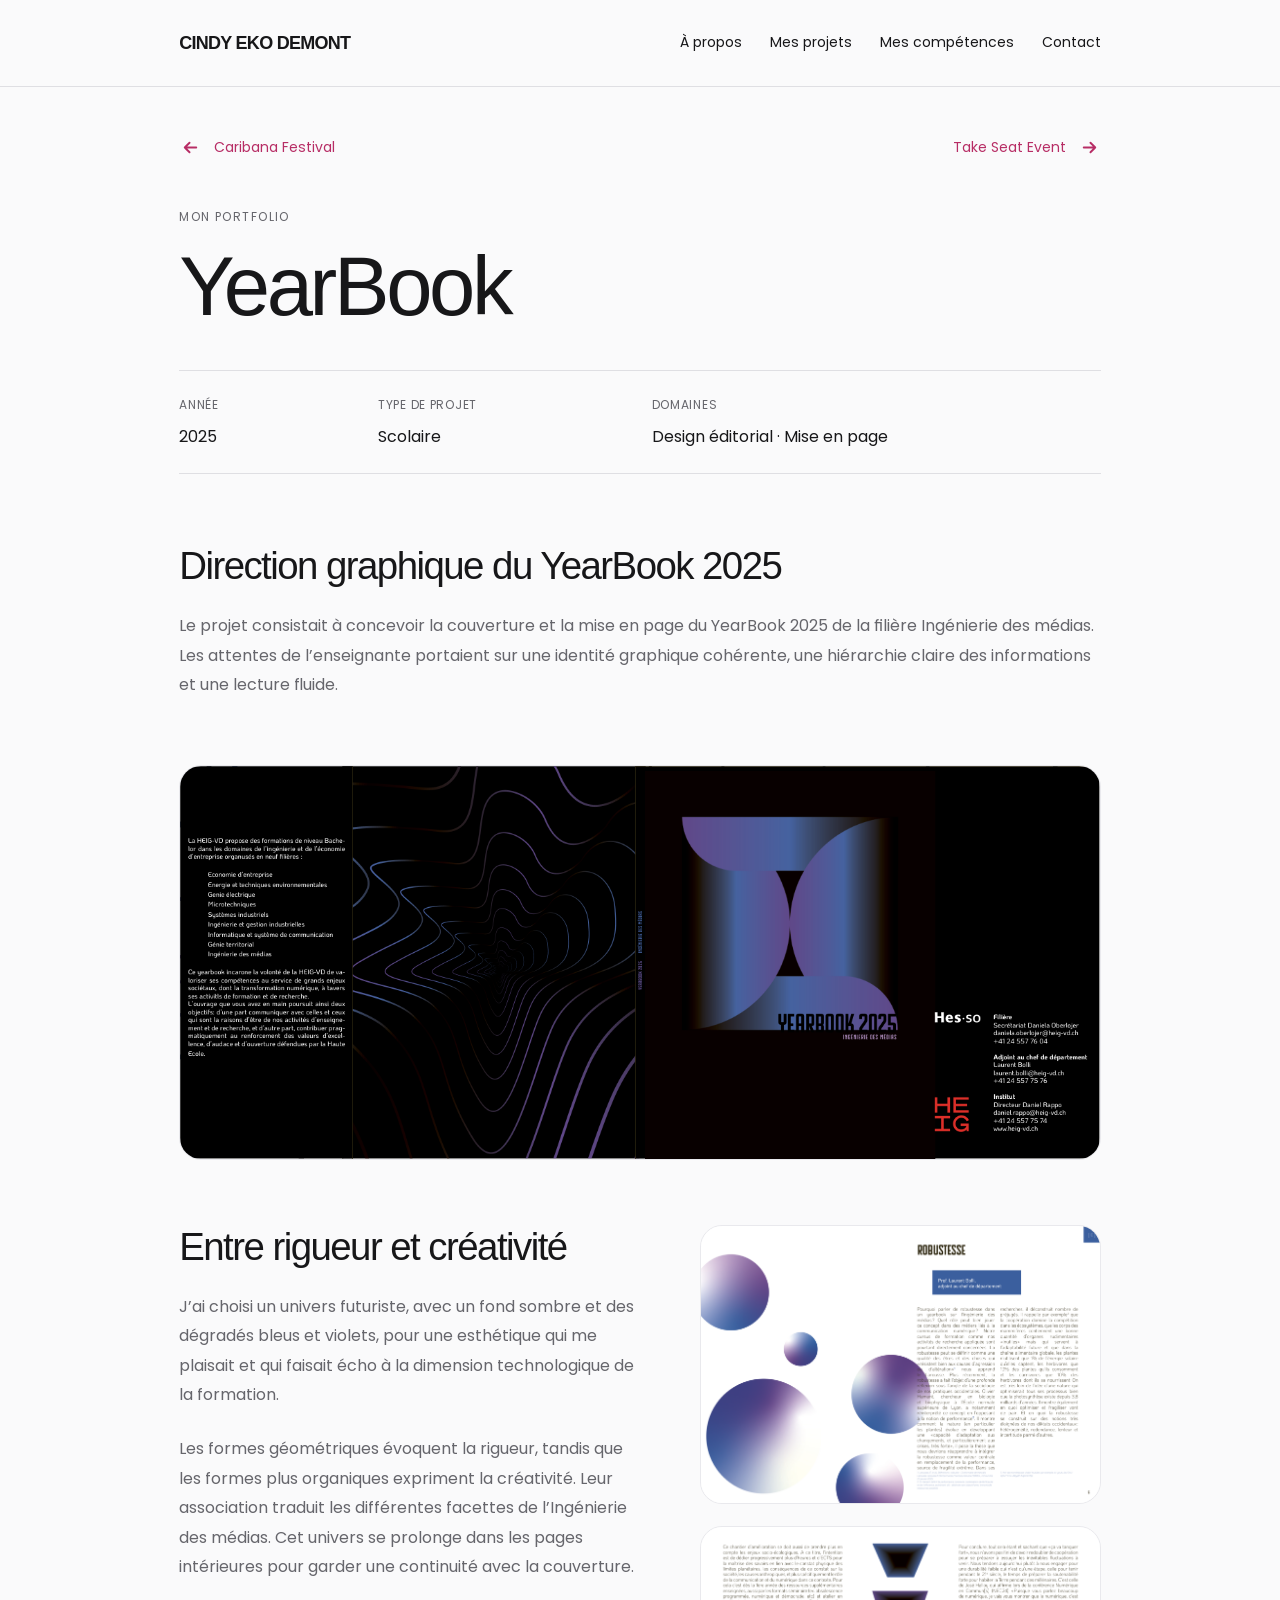
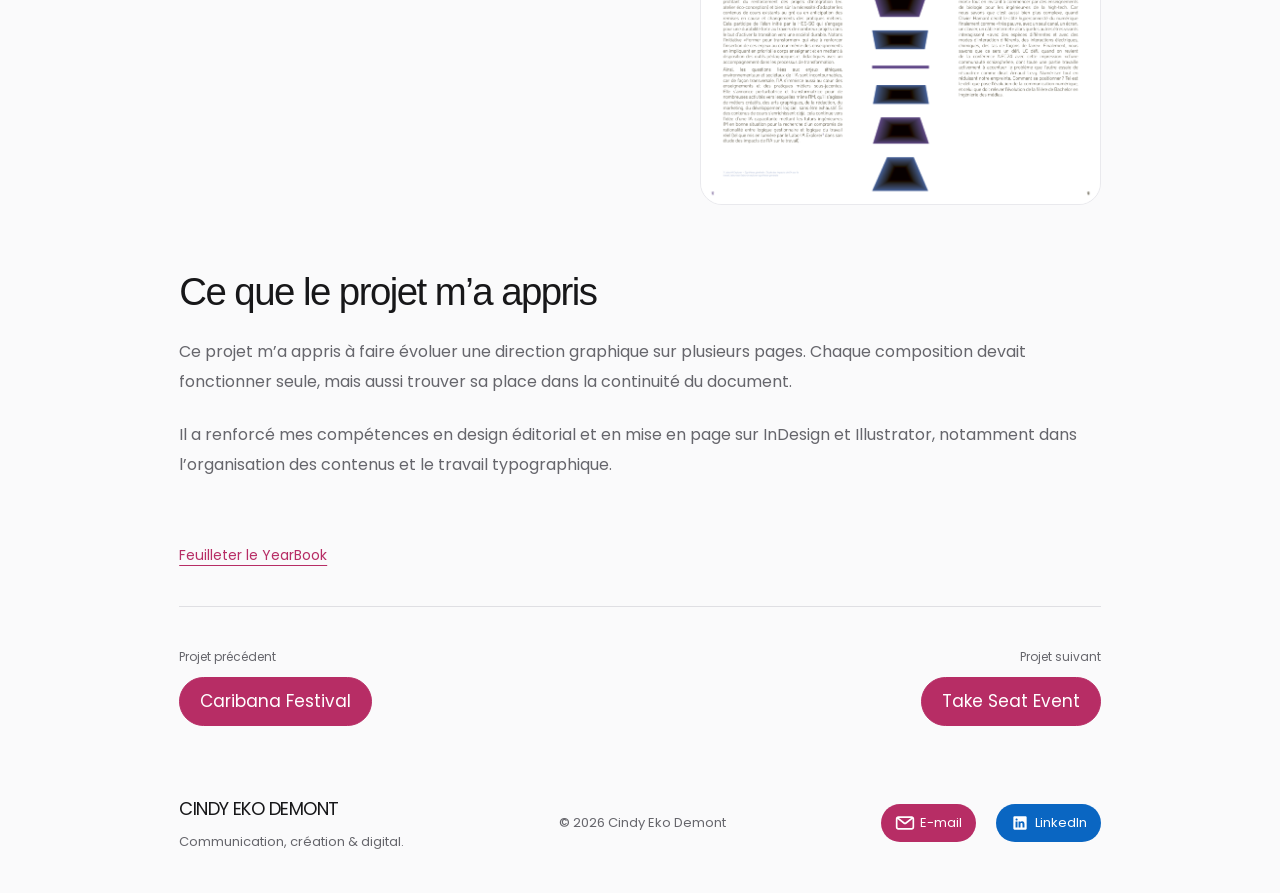
<file: projets/yearbook/index.html>
<!doctype html><html lang="fr"><head><meta charset="utf-8"><meta name="viewport" content="width=device-width,initial-scale=1"><title>YearBook · Cindy Eko Demont</title><meta name="description" content="Design éditorial · Mise en page — Projet académique · HEIG-VD"><meta name="theme-color" content="#f18cb2"><link rel="icon" type="image/svg+xml" href="data:image/svg+xml,%3Csvg xmlns='http://www.w3.org/2000/svg' viewBox='0 0 40 40'%3E%3Crect width='40' height='40' rx='10' fill='%23f18cb2'/%3E%3Ctext x='20' y='28' text-anchor='middle' font-family='Arial' font-weight='bold' font-size='27' fill='%23212121'%3EC%3C/text%3E%3C/svg%3E"><link rel="preload" href="/assets/poppins.woff2" as="font" type="font/woff2" crossorigin><link rel="stylesheet" href="/style.css"><script defer src="/app.js"></script></head><body><a class="skip" href="#main">Aller au contenu</a><header><nav class="nav" aria-label="Navigation principale"><a class="brand" href="/"><span>CINDY EKO</span> DEMONT</a><button type="button" class="menu-toggle" aria-expanded="false" aria-controls="navigation" aria-label="Ouvrir le menu">MENU</button><div class="nav-links" id="navigation"><a href="/#about">À propos</a><a href="/#projects">Mes projets</a><a href="/#skills">Mes compétences</a><a href="/#contact">Contact</a></div></nav></header><main id="main" class="wrap"><article class="panel detail-panel"><nav class="project-navigation navigation-top" aria-label="Navigation entre les projets, haut de page"><a class="project-nav-button" href="/projets/caribana/" rel="prev"><span class="nav-arrow" aria-hidden="true"><span class="svg-icon icon-arrow-left" aria-hidden="true"></span></span><span class="sr-only">Projet précédent : </span><span class="nav-project">Caribana Festival</span></a><a class="project-nav-button" href="/projets/take-seat-event/" rel="next"><span class="sr-only">Projet suivant : </span><span class="nav-project">Take Seat Event</span><span class="nav-arrow" aria-hidden="true"><span class="svg-icon icon-arrow-right" aria-hidden="true"></span></span></a></nav><div class="detail-heading"><span class="badge">MON PORTFOLIO</span><h1 class="detail-title">YearBook</h1></div><dl class="project-metadata"><div class="metadata-item"><dt>Année</dt><dd>2025</dd></div><div class="metadata-item"><dt>Type de projet</dt><dd>Scolaire</dd></div><div class="metadata-item"><dt>Domaines</dt><dd>Design éditorial · Mise en page</dd></div></dl><div class="editorial-layout yearbook-presentation"><section class="editorial-text"><h2>Direction graphique du YearBook 2025</h2><p>Le projet consistait à concevoir la couverture et la mise en page du YearBook 2025 de la filière Ingénierie des médias. Les attentes de l’enseignante portaient sur une identité graphique cohérente, une hiérarchie claire des informations et une lecture fluide.</p></section><figure class="editorial-image yearbook-banner"><a class="gallery-link" href="/assets/yearbook-full-cover.png" data-caption="La couverture complète du YearBook 2025" aria-label="Agrandir : La couverture complète du YearBook 2025"><img src="/assets/yearbook-full-cover.png" alt="La couverture complète du YearBook 2025" loading="lazy"></a></figure><div class="editorial-row"><section class="editorial-text"><h2>Entre rigueur et créativité</h2><p>J’ai choisi un univers futuriste, avec un fond sombre et des dégradés bleus et violets, pour une esthétique qui me plaisait et qui faisait écho à la dimension technologique de la formation.</p><p>Les formes géométriques évoquent la rigueur, tandis que les formes plus organiques expriment la créativité. Leur association traduit les différentes facettes de l’Ingénierie des médias. Cet univers se prolonge dans les pages intérieures pour garder une continuité avec la couverture.</p></section><div class="editorial-image-stack"><figure class="editorial-image "><a class="gallery-link" href="/assets/yearbook-robustesse.png" data-caption="La double page « Robustesse » : formes organiques et mise en page éditoriale" aria-label="Agrandir : La double page « Robustesse » : formes organiques et mise en page éditoriale"><img src="/assets/yearbook-robustesse.png" alt="La double page « Robustesse » : formes organiques et mise en page éditoriale" loading="lazy"></a></figure><figure class="editorial-image "><a class="gallery-link" href="/assets/yearbook-geometrie.png" data-caption="Une double page intérieure : formes géométriques et hiérarchie du texte" aria-label="Agrandir : Une double page intérieure : formes géométriques et hiérarchie du texte"><img src="/assets/yearbook-geometrie.png" alt="Une double page intérieure : formes géométriques et hiérarchie du texte" loading="lazy"></a></figure></div></div><section class="editorial-text"><h2>Ce que le projet m’a appris</h2><p>Ce projet m’a appris à faire évoluer une direction graphique sur plusieurs pages. Chaque composition devait fonctionner seule, mais aussi trouver sa place dans la continuité du document.</p><p>Il a renforcé mes compétences en design éditorial et en mise en page sur InDesign et Illustrator, notamment dans l’organisation des contenus et le travail typographique.</p></section><a class="editorial-link" href="/assets/yearbook-28-pages.pdf" target="_blank" rel="noopener noreferrer">Feuilleter le YearBook</a></div><dialog class="image-viewer" aria-labelledby="viewer-title"><div class="viewer-toolbar"><span class="display" id="viewer-title">LE PROJET EN IMAGES</span><button class="viewer-close" type="button" aria-label="Fermer la galerie"><span aria-hidden="true">×</span></button></div><div class="viewer-stage"><button class="viewer-prev" type="button" aria-label="Image précédente"><span class="svg-icon icon-arrow-left" aria-hidden="true"></span></button><div class="viewer-image-frame"><img alt=""></div><button class="viewer-next" type="button" aria-label="Image suivante"><span class="svg-icon icon-arrow-right" aria-hidden="true"></span></button></div><p class="viewer-caption"></p><div class="viewer-nav"><span class="viewer-count sr-only" role="status" aria-live="polite"></span><div class="viewer-dots" role="group" aria-label="Choisir une image"></div></div></dialog><nav class="project-navigation navigation-bottom" aria-label="Navigation entre les projets, bas de page"><div class="project-nav-item"><span class="nav-direction">Projet précédent</span><a class="project-nav-button" href="/projets/caribana/" rel="prev" aria-label="Projet précédent : Caribana Festival"><span class="nav-project">Caribana Festival</span></a></div><div class="project-nav-item"><span class="nav-direction">Projet suivant</span><a class="project-nav-button" href="/projets/take-seat-event/" rel="next" aria-label="Projet suivant : Take Seat Event"><span class="nav-project">Take Seat Event</span></a></div></nav></article></main><footer><div class="footer-inner"><div><div class="footer-name">CINDY EKO DEMONT</div><p>Communication, création & digital.</p></div><p>© 2026 Cindy Eko Demont</p><div class="footer-links"><a class="footer-social contact-trigger" href="mailto:cindyekodemont@gmail.com"><span class="svg-icon icon-mail" aria-hidden="true"></span>E-mail</a><a href="https://www.linkedin.com/in/cindy-eko-demont-23b3392b9/" target="_blank" rel="noopener noreferrer" class="footer-social"><span class="svg-icon icon-linkedin" aria-hidden="true"></span>LinkedIn</a></div></div></footer><button class="back-to-top" type="button" aria-label="Retour en haut" hidden><span class="svg-icon icon-arrow-up" aria-hidden="true"></span><span class="back-to-top-tooltip" aria-hidden="true">Retour en haut</span></button><dialog class="contact-dialog" aria-labelledby="contact-dialog-title"><button class="contact-close" type="button" aria-label="Fermer la fenêtre de contact">×</button><h2 id="contact-dialog-title" tabindex="-1">Contactez-moi !</h2><p>Pour une question ou un projet, vous pouvez me joindre à cette adresse.</p><label class="sr-only" for="contact-email">Adresse e-mail</label><input id="contact-email" type="text" readonly value="cindyekodemont@gmail.com"><div class="contact-dialog-actions"><button class="button pink copy-email" type="button">Copier l’adresse</button><a class="editorial-link" href="mailto:cindyekodemont@gmail.com">Ouvrir ma messagerie</a></div><p class="copy-status" role="status" aria-live="polite"></p></dialog></body></html>
</file>
<file: style.css>
@font-face {
    font-family: Poppins;
    src: url('/assets/poppins.woff2') format('woff2');
    font-weight: 400;
    font-display: swap
}

:root {
    --ink: #171719;
    --muted: #66666c;
    --paper: #fafafb;
    --pink: #b72d65;
    --soft: #f6e6ee;
    --line: #dfdfe3;
    --radius: 22px;
    --space: clamp(24px, 14vw, 240px);
    --content: 1120px;
    --section: clamp(70px, 10vw, 130px)
}

* {
    box-sizing: border-box
}

html {
    scroll-behavior: smooth;
    scroll-padding-top: 0
}

body {
    margin: 0;
    background: var(--paper);
    color: var(--ink);
    font-family: Poppins, Arial, sans-serif;
    font-size: 16px;
    line-height: 1.7
}

a {
    color: inherit
}

img {
    max-width: 100%
}

button {
    font: inherit;
    color: inherit;
    cursor: pointer
}

a,
button {
    -webkit-tap-highlight-color: transparent
}

a:focus-visible,
button:focus-visible,
[tabindex]:focus-visible {
    outline: 3px solid var(--pink);
    outline-offset: 6px
}

h1,
h2,
h3,
p {
    margin-top: 0
}

h1,
h2,
h3 {
    font-family: Arial, Helvetica, sans-serif;
    font-weight: 600;
    letter-spacing: -.04em;
    line-height: 1.1
}

h2 {
    font-size: clamp(2rem, 3.3vw, 3rem);
    margin-bottom: 24px
}

h3 {
    font-size: 1.7rem;
    margin-bottom: 16px
}

p {
    color: var(--muted);
    margin-bottom: 24px
}

.display {
    font-family: Arial, Helvetica, sans-serif;
    font-weight: 600;
    line-height: 1.15
}

header {
    position: sticky;
    top: 0;
    z-index: 100;
    padding: 16px 0;
    background: rgba(250, 250, 251, .95);
    border-bottom: 1px solid var(--line);
    backdrop-filter: blur(16px)
}

.nav {
    width: min(calc(100% - 2 * var(--space)), var(--content));
    margin: auto;
    display: flex;
    align-items: center;
    justify-content: space-between;
    gap: 28px;
    position: relative;
    min-height: 54px
}

.brand {
    font-family: Arial, Helvetica, sans-serif;
    font-size: 18px;
    font-weight: 600;
    letter-spacing: -.04em;
    text-decoration: none;
    white-space: nowrap
}

.brand span {
    color: var(--ink)
}

.brand::before {
    content: '✳';
    color: var(--pink);
    font-size: 30px;
    vertical-align: middle;
    margin-right: 12px
}

.nav-links {
    display: flex;
    gap: 28px;
    align-items: center
}

.nav-links a {
    font-size: 14px;
    text-decoration: none;
    white-space: nowrap
}

.nav-links a:hover {
    color: var(--pink)
}

.nav-links a:last-child {
    padding: 0;
    background: transparent;
    color: var(--ink)
}

.menu-toggle {
    display: none;
    width: 48px;
    height: 48px;
    border: 1px solid var(--line);
    border-radius: 50%;
    background: white;
    font-size: 0;
    position: relative
}

.menu-toggle::before,
.menu-toggle::after {
    content: '';
    position: absolute;
    width: 19px;
    height: 2px;
    background: var(--ink);
    left: 14px;
    top: 18px;
    transition: transform .2s
}

.menu-toggle::after {
    top: 26px
}

.menu-toggle[aria-expanded=true]::before {
    transform: translateY(4px) rotate(45deg)
}

.menu-toggle[aria-expanded=true]::after {
    transform: translateY(-4px) rotate(-45deg)
}

.skip {
    position: fixed;
    top: -100px;
    left: 20px;
    background: white;
    padding: 12px;
    z-index: 200
}

.skip:focus {
    top: 12px
}

.wrap {
    width: min(calc(100% - 2 * var(--space)), var(--content));
    margin: auto;
    padding: 0
}

.hero {
    padding: clamp(24px, 4svh, 48px) 0
}

.hero-layout {
    display: grid;
    grid-template-columns: minmax(0, 1.15fr) minmax(0, 1fr);
    gap: clamp(32px, 5vw, 70px);
    align-items: center;
    min-height: calc(100svh - 87px - clamp(48px, 8svh, 96px))
}

.hero-content {
    max-width: 650px;
    min-width: 0
}

.hero-title-group {
    position: relative
}

.eyebrow {
    font-size: 14px;
    letter-spacing: .14em;
    color: var(--pink);
    margin-bottom: 24px
}

.hero h1 {
    font-size: clamp(3.5rem, min(7vw, 11svh), 6.8rem);
    font-weight: 500;
    line-height: 1.03;
    letter-spacing: -.06em;
    margin-bottom: 32px
}

.hero h1 span {
    font-family: Arial, Helvetica, sans-serif;
    font-style: normal;
    font-weight: 600;
    letter-spacing: -.05em;
    color: var(--pink)
}

.hero-intro {
    font-size: 18px;
    line-height: 1.7;
    max-width: 560px;
    margin-bottom: 30px
}

.button {
    display: inline-flex;
    justify-content: center;
    align-items: center;
    padding: 14px 25px;
    border: 1px solid var(--ink);
    border-radius: 999px;
    background: var(--ink);
    color: white;
    text-decoration: none;
    font-size: 14px;
    font-weight: 500;
    line-height: 1.4;
    min-height: 48px;
    transition: background .2s, border-color .2s
}

.button:hover {
    background: var(--pink);
    border-color: var(--pink)
}

.button.pink {
    background: var(--ink);
    color: white
}

.hero .button {
    margin-bottom: 32px
}

.tags {
    display: flex;
    flex-wrap: wrap;
    gap: 8px
}

.tag {
    font-size: 14px;
    border: 1px solid var(--line);
    border-radius: 999px;
    padding: 6px 12px;
    background: transparent;
    color: var(--muted)
}

.hero-portrait {
    width: 100%;
    height: clamp(260px, 58svh, 510px);
    max-width: 480px;
    justify-self: end;
    border-radius: 180px 180px 30px 30px;
    background: var(--soft)
}

.ticker {
    overflow: hidden;
    border-block: 1px solid var(--line);
    padding: 16px 0;
    font-size: 13px;
    letter-spacing: .1em;
    color: var(--muted)
}

.ticker-track {
    display: flex;
    width: max-content;
    animation: ticker-scroll 40s linear infinite
}

.ticker-group,
.ticker-item {
    display: flex;
    align-items: center;
    flex: none;
    white-space: nowrap
}

.ticker-star {
    padding: 0 40px;
    color: var(--pink);
    font-size: 19px
}

.ticker:hover .ticker-track {
    animation-play-state: paused
}

@keyframes ticker-scroll {
    to {
        transform: translateX(-50%)
    }
}

.panel {
    padding: var(--section) 0;
    border: 0;
    background: transparent;
    box-shadow: none;
    margin: 0;
    scroll-margin-top: calc(var(--header-height, 87px) + 24px - var(--section));
    border-bottom: 1px solid var(--line)
}

.badge {
    display: block;
    font-size: 12px;
    letter-spacing: .12em;
    text-transform: uppercase;
    color: var(--muted);
    margin-bottom: 24px;
    font-family: Poppins, Arial, sans-serif;
    font-weight: 400;
    line-height: 1.4
}

.about-grid {
    display: grid;
    grid-template-columns: minmax(0, 1.5fr) minmax(0, 1fr);
    gap: 100px;
    align-items: center
}

.about-copy p {
    max-width: 700px
}

.about-copy p:last-child {
    margin-bottom: 0
}

.about-graphic {
    border-left: 1px solid var(--line);
    padding-left: 50px
}

.about-star {
    display: block;
    font-size: 80px;
    line-height: 1;
    color: var(--pink);
    margin-bottom: 35px
}

.about-graphic .display {
    font-size: 24px;
    margin-bottom: 20px
}

.about-graphic p {
    font-size: 16px;
    max-width: 290px;
    margin: 0
}

.section-heading {
    text-align: left;
    max-width: 770px
}

.section-heading p {
    max-width: 650px
}

.filters {
    display: flex;
    flex-wrap: wrap;
    gap: 10px;
    margin: 32px 0 16px
}

.filter {
    background: transparent;
    border: 1px solid var(--line);
    border-radius: 999px;
    font-size: 14px;
    padding: 10px 17px;
    line-height: 1.4;
    min-height: 42px
}

.filter[aria-pressed=true] {
    background: var(--ink);
    border-color: var(--ink);
    color: white
}

.filter:hover {
    border-color: var(--pink)
}

.result-count {
    font-size: 14px;
    margin: 0 0 32px;
    color: var(--muted)
}

.project-grid {
    display: grid;
    grid-template-columns: repeat(3, minmax(0, 1fr));
    gap: 44px 26px;
    align-items: start
}

.project {
    display: block;
    text-decoration: none;
    min-width: 0
}

.project[hidden] {
    display: none
}

.project-media {
    display: flex;
    position: relative;
    aspect-ratio: 1.42;
    overflow: hidden;
    border-radius: var(--radius);
    background: #eeeef1;
    align-items: center;
    justify-content: center;
    flex-direction: column;
    padding: clamp(16px, 2vw, 28px);
    gap: 18px
}

.project-media img {
    display: block;
    width: 100%;
    height: 100%;
    object-fit: contain;
    transition: transform .45s
}

.project:hover .project-media img {
    transform: scale(1.035)
}

.project-coeur-dhonneur .project-media {
    background: #f4e4eb
}

.project-yearbook .project-media {
    background: #161416
}

.project-sport-data .project-media {
    background: #efeeea
}

.project-caribana .project-media {
    background: #1b1721;
    color: #f3bdd2
}

.project-take-seat-event .project-media {
    background: #f0e8ec;
    color: #372531
}

.cover-name {
    font-family: Georgia, serif;
    font-size: clamp(2rem, 3vw, 3.5rem);
    font-style: italic;
    line-height: 1.05;
    max-width: 90%;
    text-align: center;
    letter-spacing: -.04em
}

.cover-discipline {
    display: none;
    font-size: 13px;
    text-align: center;
    max-width: 90%;
    opacity: .75
}

.project-card-info {
    display: block;
    padding: 20px 0 0
}

.project-label {
    display: block;
    font-size: 24px;
    font-family: Arial, Helvetica, sans-serif;
    font-weight: 500;
    letter-spacing: -.03em;
    line-height: 1.25
}

.project-meta {
    display: block;
    color: var(--muted);
    font-size: 14px;
    margin-top: 8px
}

.project:hover .project-label {
    color: var(--pink)
}

.skills {
    display: grid;
    grid-template-columns: repeat(2, minmax(0, 1fr));
    gap: 0 40px
}

.skill {
    border-top: 1px solid var(--line);
    padding: 32px 0;
    min-width: 0
}

.skill-number {
    font-size: 12px;
    letter-spacing: .08em;
    color: var(--pink);
    display: block;
    margin-bottom: 20px
}

.skill h3 {
    text-transform: none;
    font-size: 23px;
    font-weight: 500
}

.skill p {
    margin-bottom: 0
}

.skill-tools {
    display: flex;
    flex-wrap: wrap;
    gap: 7px;
    margin-top: 20px
}

.skill-tools span {
    font-size: 13px;
    color: var(--muted);
    padding: 5px 10px;
    border: 1px solid var(--line);
    border-radius: 999px
}

.contact-panel {
    display: grid;
    grid-template-columns: minmax(0, 1.2fr) minmax(0, 1fr);
    gap: 60px;
    align-items: center
}

.contact-panel h2 {
    font-family: Georgia, serif;
    font-style: italic;
    font-weight: 400;
    font-size: clamp(2.8rem, 5vw, 4.7rem)
}

.contact-panel p {
    max-width: 600px;
    margin-bottom: 0
}

.contact-actions {
    display: flex;
    gap: 14px;
    justify-content: flex-end;
    flex-wrap: wrap
}

.contact-actions .button:last-child {
    background: transparent;
    color: var(--ink);
    border-color: var(--line)
}

.contact-actions .button:last-child:hover {
    border-color: var(--pink);
    color: var(--pink)
}

footer {
    padding: 40px 0;
    background: transparent
}

footer .footer-inner {
    display: flex;
    justify-content: space-between;
    align-items: center;
    gap: 30px;
    width: min(calc(100% - 2 * var(--space)), var(--content));
    margin: auto
}

footer p,
footer a {
    font-size: 13px
}

.footer-name {
    font-size: 18px;
    letter-spacing: -.03em;
    margin-bottom: 7px
}

footer p {
    margin: 0
}

.footer-links {
    display: flex;
    gap: 20px;
    flex-wrap: wrap
}

.footer-links a {
    text-underline-offset: 5px
}

.detail-panel {
    padding-top: 38px;
    border-bottom: 0
}

.detail-heading {
    padding: 40px 0 0
}

.detail-heading .badge {
    margin-bottom: 18px
}

.detail-title {
    font-size: clamp(3.2rem, 6.5vw, 6.5rem);
    margin: 0 0 40px;
    line-height: 1.04;
    overflow-wrap: anywhere;
    font-weight: 500
}

.project-metadata {
    margin: 0 0 70px;
    display: grid;
    grid-template-columns: .7fr 1fr 1.8fr;
    gap: 24px;
    border-top: 1px solid var(--line);
    border-bottom: 1px solid var(--line);
    padding: 24px 0
}

.metadata-item {
    min-width: 0
}

.metadata-item dt {
    font-size: 12px;
    letter-spacing: .06em;
    text-transform: uppercase;
    color: var(--muted);
    margin-bottom: 8px
}

.metadata-item dd {
    margin: 0;
    font-size: 16px;
    line-height: 1.6;
    overflow-wrap: anywhere
}

.project-navigation {
    display: flex;
    justify-content: space-between;
    gap: 24px
}

.project-nav-button {
    display: flex;
    flex-direction: column;
    gap: 4px;
    text-decoration: none;
    max-width: 48%;
    min-width: 0;
    border: 1px solid var(--line);
    padding: 13px 20px;
    border-radius: 14px;
    background: transparent;
    transition: border-color .2s, background .2s
}

.project-nav-button:hover {
    border-color: var(--pink);
    background: var(--soft)
}

.nav-direction {
    font-size: 12px;
    color: var(--muted)
}

.nav-project {
    font-size: 17px;
    line-height: 1.3;
    font-weight: 500;
    overflow-wrap: anywhere
}

.navigation-top .project-nav-button {
    color: var(--pink);
    flex-direction: row;
    align-items: center;
    gap: 12px;
    border: 0;
    border-radius: 0;
    padding: 10px 0;
    min-height: 44px
}

.navigation-top .project-nav-button:hover {
    background: transparent;
    color: var(--pink)
}

.nav-arrow {
    font-size: 22px;
    line-height: 1
}

.sr-only {
    position: absolute;
    width: 1px;
    height: 1px;
    padding: 0;
    margin: -1px;
    overflow: hidden;
    clip: rect(0, 0, 0, 0);
    white-space: nowrap;
    border: 0
}

.navigation-top .nav-project {
    font-size: 14px
}

.navigation-bottom {
    padding-top: 40px;
    margin-top: 80px;
    border-top: 1px solid var(--line)
}

.navigation-bottom .project-nav-button {
    width: auto;
    max-width: 48%;
    padding: 12px 20px;
    border-radius: 18px;
    background: transparent;
    border-color: var(--pink);
    color: var(--pink)
}

.navigation-bottom .nav-direction {
    color: var(--pink)
}

.navigation-bottom .project-nav-button:hover {
    background: var(--soft);
    border-color: var(--pink)
}

.navigation-bottom .project-nav-button:last-child {
    text-align: right
}

.editorial-layout,
.hug-presentation {
    display: grid;
    gap: 65px
}

.editorial-row,
.hug-introduction {
    display: grid;
    grid-template-columns: minmax(0, 1.15fr) minmax(0, 1fr);
    gap: 60px;
    align-items: start
}

.editorial-row-reverse,
.hug-role {
    display: grid;
    grid-template-columns: minmax(0, 1fr) minmax(0, 1.15fr);
    gap: 60px;
    align-items: start
}

.editorial-text,
.hug-text {
    min-width: 0
}

.editorial-text h2,
.hug-text h2,
.detail-copy section h2 {
    font-size: clamp(1.9rem, 3vw, 2.6rem);
    font-weight: 500;
    margin-bottom: 22px;
    line-height: 1.17
}

.editorial-text p,
.hug-text p {
    font-size: 16px;
    line-height: 1.85;
    max-width: 980px
}

.editorial-text p:last-child,
.hug-text p:last-child {
    margin-bottom: 0
}

.hug-problem {
    display: grid;
    gap: 36px
}

.hug-visual,
.editorial-image {
    margin: 0;
    min-width: 0
}

.hug-visual a,
.editorial-image a {
    display: block;
    overflow: hidden;
    border-radius: var(--radius);
    border: 1px solid #e9e9ed
}

.hug-visual img,
.editorial-image img {
    width: 100%;
    height: auto;
    display: block;
    transition: transform .35s
}

.gallery-link:hover img {
    transform: scale(1.015)
}

.hug-role-images,
.editorial-image-stack {
    display: grid;
    gap: 22px
}

.hug-site-link {
    text-align: right
}

.sport-image-grid {
    display: grid;
    grid-template-columns: repeat(3, minmax(0, 1fr));
    gap: 20px
}

.reserved-media {
    aspect-ratio: 16/9;
    display: flex;
    align-items: center;
    justify-content: center;
    overflow: hidden;
    border: 1px solid var(--line);
    border-radius: var(--radius);
    background: #f0f0f3;
    min-width: 0
}

.reserved-media span {
    font-size: 14px;
    color: #737379;
    text-align: center;
    padding: 20px
}

.reserved-media.portrait-media {
    aspect-ratio: 9/16;
    width: min(100%, 300px);
    justify-self: center
}

.reserved-media img,
.reserved-media video {
    width: 100%;
    height: 100%;
    object-fit: contain;
    display: block
}

.video-examples {
    display: grid;
    grid-template-columns: repeat(3, minmax(0, 1fr));
    gap: 30px
}

.video-examples .portrait-media {
    width: min(100%, 260px)
}

.editorial-results {
    padding: 40px;
    border-radius: var(--radius);
    background: var(--soft)
}

.festival-results {
    padding-left: 20px;
    line-height: 2;
    color: var(--muted);
    margin: 24px 0
}

.festival-results strong {
    color: var(--ink)
}

.results-credit {
    font-size: 14px
}

.editorial-link {
    font-size: 14px;
    color: var(--pink);
    text-underline-offset: 5px
}

.detail-grid {
    display: grid;
    grid-template-columns: minmax(0, 1.5fr) minmax(0, 1fr);
    gap: 60px;
    align-items: start
}

.detail-copy {
    display: grid;
    gap: 36px
}

.detail-copy section {
    padding-bottom: 30px;
    border-bottom: 1px solid var(--line)
}

.detail-copy p:last-child {
    margin: 0
}

.detail-copy li {
    color: var(--muted);
    margin-bottom: 8px
}

.project-cover {
    position: static;
    padding: 24px;
    background: #efedf2;
    border-radius: var(--radius);
    text-align: center
}

.project-cover img {
    width: 100%;
    display: block;
    max-height: 460px;
    object-fit: contain;
    margin-bottom: 24px
}

.project-cover .display {
    font-size: 24px
}

.project-cover p {
    font-size: 14px;
    margin: 16px 0 0
}

.project-gallery {
    margin-top: 70px;
    padding-top: 40px;
    border-top: 1px solid var(--line)
}

.gallery-grid {
    display: grid;
    grid-template-columns: repeat(2, minmax(0, 1fr));
    gap: 24px
}

.gallery-card {
    margin: 0;
    min-width: 0
}

.gallery-card img {
    width: 100%;
    height: 340px;
    object-fit: contain;
    display: block;
    background: #f0f0f2;
    border-radius: var(--radius)
}

.gallery-card figcaption {
    font-size: 14px;
    color: var(--muted);
    padding-top: 12px
}

.gallery-hint {
    font-size: 14px
}

.image-viewer {
    border: 0;
    border-radius: 20px;
    width: min(1120px, 94vw);
    max-height: 94vh;
    padding: 24px;
    background: white;
    color: var(--ink)
}

.image-viewer::backdrop {
    background: #171719dd
}

.viewer-toolbar,
.viewer-nav {
    display: flex;
    justify-content: space-between;
    align-items: center;
    gap: 15px
}

.viewer-toolbar {
    margin-bottom: 18px
}

.viewer-toolbar button,
.viewer-nav button {
    border: 1px solid var(--line);
    border-radius: 999px;
    padding: 10px 16px;
    background: white;
    font-size: 14px
}

.viewer-toolbar .viewer-close {
    background: var(--ink);
    color: white;
    border-color: var(--ink)
}

.image-viewer img {
    width: 100%;
    height: 62vh;
    object-fit: contain;
    display: block
}

.viewer-caption,
.viewer-count {
    font-size: 14px
}

.viewer-caption {
    margin: 14px 0
}

.viewer-open {
    overflow: hidden
}

.story-carousel {
    width: min(100%, 330px);
    justify-self: center;
    min-width: 0
}

.story-progress {
    display: flex;
    gap: 6px;
    margin-bottom: 8px
}

.story-dot {
    flex: 1;
    border: 0;
    background: none;
    padding: 0;
    min-height: 28px;
    position: relative
}

.story-dot::after {
    content: '';
    position: absolute;
    top: 12px;
    left: 0;
    right: 0;
    height: 3px;
    background: #ded7dc;
    border-radius: 3px
}

.story-dot[aria-current=true]::after {
    background: var(--pink)
}

.story-track {
    display: flex;
    overflow-x: auto;
    scroll-snap-type: x mandatory;
    scrollbar-width: none;
    border-radius: 20px;
    overscroll-behavior-x: contain
}

.story-track::-webkit-scrollbar {
    display: none
}

.story-slide {
    flex: 0 0 100%;
    min-width: 0;
    scroll-snap-align: start;
    scroll-snap-stop: always
}

.story-slide .portrait-media {
    width: 100%
}

.story-controls {
    display: flex;
    justify-content: space-between;
    align-items: center;
    gap: 10px;
    margin-top: 14px
}

.story-controls button {
    border: 1px solid var(--line);
    border-radius: 999px;
    background: white;
    font-size: 14px;
    padding: 9px 13px
}

.story-controls button:disabled {
    opacity: .4;
    cursor: default
}

.story-position,
.story-hint {
    font-size: 14px
}

.story-hint {
    text-align: center;
    margin: 14px 0 0
}

.project-social-links {
    display: flex;
    justify-content: center;
    gap: 32px;
    flex-wrap: wrap
}

.social-link {
    display: flex;
    flex-direction: column;
    align-items: center;
    gap: 8px;
    text-decoration: none;
    font-size: 14px
}

.social-symbol {
    display: grid;
    place-items: center;
    width: 56px;
    height: 56px;
    border-radius: 50%;
    background: var(--ink);
    color: white;
    font-size: 23px;
    font-weight: 600
}

.social-link:hover .social-symbol {
    background: var(--pink)
}

.social-pending .social-symbol {
    opacity: .4
}

.social-pending small {
    font-size: 12px;
    color: var(--muted)
}

@media(max-width:1000px) {
    :root {
        --space: clamp(24px, 6vw, 60px)
    }

    .project-grid {
        grid-template-columns: repeat(2, minmax(0, 1fr))
    }

    .nav-links {
        gap: 18px
    }

    .brand {
        font-size: 16px
    }

    .hero-layout {
        gap: 40px
    }

    .hero h1 {
        font-size: clamp(3.6rem, 7.8vw, 5.4rem)
    }

    .hero-intro {
        font-size: 16px
    }

    .about-grid {
        gap: 45px
    }

    .about-graphic {
        padding-left: 30px
    }

    .contact-panel {
        gap: 40px
    }

    .editorial-row,
    .hug-introduction,
    .hug-role,
    .editorial-row-reverse,
    .detail-grid {
        gap: 35px
    }
}

@media(max-width:760px) {
    :root {
        --space: 24px
    }

    header {
        padding: 12px 0
    }

    .nav {
        min-height: 48px
    }

    .menu-toggle {
        display: block;
        flex-shrink: 0
    }

    .nav-links {
        display: none;
        position: absolute;
        top: 65px;
        left: 0;
        right: 0;
        background: white;
        padding: 26px;
        border: 1px solid var(--line);
        border-radius: 20px;
        box-shadow: 0 16px 40px #17171912;
        flex-direction: column;
        align-items: stretch;
        gap: 24px
    }

    .nav-links.is-open {
        display: flex
    }

    .nav-links a {
        font-size: 17px
    }

    .nav-links a:last-child {
        text-align: left
    }

    .hero {
        padding: 24px 0 48px
    }

    .hero-layout {
        grid-template-columns: minmax(0, 1fr);
        gap: 32px;
        min-height: 0
    }

    .hero-content {
        max-width: none;
        min-height: calc(100svh - 73px - 48px);
        display: flex;
        flex-direction: column;
        justify-content: center;
        align-items: flex-start
    }

    .hero h1 {
        font-size: clamp(3.7rem, 13vw, 5.7rem);
        margin-bottom: 26px
    }

    .hero-intro {
        font-size: 17px;
        max-width: 600px
    }

    .hero-portrait {
        height: 420px;
        max-width: 470px;
        justify-self: center
    }

    .hero .tags {
        gap: 8px
    }

    .panel {
        scroll-margin-top: calc(var(--header-height, 73px) + 24px - var(--section))
    }

    .about-grid {
        grid-template-columns: minmax(0, 1fr);
        gap: 40px
    }

    .about-graphic {
        border: 0;
        border-top: 1px solid var(--line);
        padding: 28px 0 0;
        display: grid;
        grid-template-columns: 65px 1fr;
        column-gap: 20px
    }

    .about-star {
        font-size: 55px;
        grid-row: 1/3;
        margin: 0
    }

    .about-graphic .display {
        font-size: 20px;
        margin-bottom: 12px
    }

    .about-graphic p {
        max-width: none
    }

    .project-grid {
        grid-template-columns: minmax(0, 1fr);
        gap: 36px
    }

    .project-media {
        aspect-ratio: 1.35;
        padding: 24px
    }

    .project-label {
        font-size: 23px
    }

    .cover-name {
        font-size: clamp(2.6rem, 10vw, 4.6rem)
    }

    .cover-discipline {
        font-size: 14px
    }

    .project-card-info {
        padding: 17px 2px 0
    }

    .contact-panel {
        grid-template-columns: minmax(0, 1fr);
        gap: 30px
    }

    .contact-actions {
        justify-content: flex-start
    }

    .skills {
        grid-template-columns: minmax(0, 1fr)
    }

    footer .footer-inner {
        align-items: flex-start;
        flex-direction: column;
        gap: 24px
    }

    .detail-title {
        font-size: clamp(2.8rem, 10vw, 4.8rem);
        margin-bottom: 32px
    }

    .detail-heading {
        padding-top: 35px
    }

    .detail-heading .badge {
        margin-bottom: 16px
    }

    .project-metadata {
        grid-template-columns: minmax(0, 1fr);
        gap: 0;
        padding: 0;
        margin-bottom: 45px
    }

    .metadata-item {
        display: grid;
        grid-template-columns: 110px minmax(0, 1fr);
        gap: 15px;
        border-bottom: 1px solid var(--line);
        padding: 16px 0;
        align-items: start
    }

    .metadata-item:last-child {
        border: 0
    }

    .metadata-item dt {
        margin: 0;
        font-size: 12px;
        padding-top: 3px
    }

    .metadata-item dd {
        font-size: 15px
    }

    .editorial-layout,
    .hug-presentation {
        gap: 42px
    }

    .editorial-row,
    .editorial-row-reverse,
    .hug-introduction,
    .hug-role,
    .detail-grid {
        grid-template-columns: minmax(0, 1fr);
        gap: 28px
    }

    .editorial-row-reverse .editorial-text,
    .hug-role .hug-text {
        grid-row: 1
    }

    .editorial-text h2,
    .hug-text h2,
    .detail-copy section h2 {
        font-size: 1.9rem
    }

    .editorial-text p,
    .hug-text p {
        line-height: 1.8
    }

    .sport-image-grid {
        grid-template-columns: minmax(0, 1fr);
        gap: 18px
    }

    .video-examples {
        display: flex;
        overflow-x: auto;
        scroll-snap-type: x mandatory;
        padding-bottom: 15px;
        gap: 18px
    }

    .video-examples .portrait-media {
        flex: 0 0 73%;
        scroll-snap-align: center;
        max-width: 260px
    }

    .editorial-results {
        padding: 28px 22px
    }

    .hug-site-link {
        text-align: left
    }

    .hug-site-link .button {
        width: 100%
    }

    .project-cover {
        position: static
    }

    .gallery-grid {
        grid-template-columns: minmax(0, 1fr);
        gap: 24px
    }

    .gallery-card img {
        height: auto;
        max-height: 430px
    }

    .project-navigation {
        gap: 12px
    }

    .navigation-top .project-nav-button {
        padding: 9px 0;
        width: auto;
        gap: 8px
    }

    .navigation-top .project-nav-button:last-child {
        text-align: right;
        justify-content: flex-end
    }

    .navigation-top .nav-direction {
        font-size: 12px
    }

    .navigation-top .nav-project {
        font-size: 13px
    }

    .navigation-bottom {
        margin-top: 55px;
        padding-top: 28px
    }

    .navigation-bottom .project-nav-button {
        padding: 11px 14px
    }

    .nav-project {
        font-size: 15px
    }

    .image-viewer {
        padding: 18px
    }

    .image-viewer img {
        height: 55vh
    }

    .viewer-toolbar .display {
        font-size: 14px
    }

    .viewer-toolbar button,
    .viewer-nav button {
        font-size: 13px;
        padding: 10px 12px
    }

    .project-gallery {
        margin-top: 45px
    }

    .story-carousel {
        width: min(100%, 330px)
    }

    .social-link {
        font-size: 14px
    }
}

@media(max-width:390px) {
    :root {
        --space: 20px
    }

    .brand {
        font-size: 14px
    }

    .brand::before {
        font-size: 25px;
        margin-right: 8px
    }

    .hero h1 {
        font-size: 3.6rem
    }

    .hero-portrait {
        height: 360px
    }

    .hero-intro {
        font-size: 16px
    }

    .filter {
        padding: 9px 13px
    }

    .contact-actions {
        flex-direction: column;
        align-items: stretch
    }

    .metadata-item {
        grid-template-columns: 95px minmax(0, 1fr)
    }

    .detail-title {
        font-size: 2.8rem
    }

    .project-meta {
        font-size: 13px
    }
}

@media(prefers-reduced-motion:reduce) {
    html {
        scroll-behavior: auto
    }

    *,
    *::before,
    *::after {
        animation: none !important;
        transition: none !important
    }
}

@media(min-width:761px) and (max-height:650px) {
    .hero h1 {
        font-size: clamp(3rem, 9svh, 4.5rem);
        margin-bottom: 20px
    }

    .hero .eyebrow {
        margin-bottom: 14px
    }

    .hero-intro {
        font-size: 16px;
        margin-bottom: 20px
    }

    .hero .button {
        margin-bottom: 20px
    }

    .hero-portrait {
        height: 68svh;
        max-height: 400px
    }
}

@media(max-width:760px) and (max-height:700px) {
    .hero h1 {
        font-size: clamp(3rem, 12vw, 4.5rem);
        margin-bottom: 18px
    }

    .hero .eyebrow {
        margin-bottom: 14px
    }

    .hero-intro {
        font-size: 16px;
        margin-bottom: 20px
    }

    .hero .button {
        margin-bottom: 20px
    }

    .hero .tag {
        font-size: 12px;
        padding: 5px 9px
    }
}

/* First-screen composition and project discovery. */
.hero-layout {
    grid-template-rows: minmax(0, 1fr) auto;
    gap: 24px clamp(32px, 5vw, 70px)
}

.hero-content {
    grid-column: 1;
    grid-row: 1
}

.hero-portrait {
    grid-column: 2;
    grid-row: 1;
    height: clamp(240px, 50svh, 440px)
}

.hero .ticker {
    grid-column: 1/-1;
    grid-row: 2;
    width: 100%;
    margin-top: 8px
}

.project {
    border-radius: var(--radius);
    transition: background .2s, box-shadow .2s
}

.project:hover,
.project:focus-visible {
    background: transparent;
    box-shadow: none
}

.project-media {
    transition: background .2s, color .2s
}

.project-viewport {
    position: relative;
    isolation: isolate
}

.project-scroll {
    max-height: clamp(360px, 62svh, 680px);
    overflow-y: auto;
    overscroll-behavior-y: auto;
    scrollbar-width: thin;
    scrollbar-color: #d6a7bb transparent;
    padding: 10px 12px 12px 10px;
    margin: -10px -12px -12px -10px
}

.project-viewport::after {
    content: '';
    position: absolute;
    z-index: 2;
    bottom: 0;
    left: 0;
    right: 0;
    height: 70px;
    pointer-events: none;
    background: linear-gradient(transparent, var(--paper));
    backdrop-filter: blur(2px);
    mask-image: linear-gradient(transparent, black);
    opacity: 0;
    transition: opacity .25s
}

.project-viewport.has-more::after {
    opacity: 1;
    animation: discovery-fade 3s ease-in-out infinite
}

@keyframes discovery-fade {
    50% {
        opacity: .6
    }
}

@media(max-width:760px) {
    .hero-layout {
        grid-template-rows: auto;
        gap: 24px
    }

    .hero-content {
        min-height: calc(100svh - var(--header-height, 73px) - 48px - 65px - 24px)
    }

    .hero .ticker {
        grid-column: 1;
        grid-row: 2;
        margin-top: 0
    }

    .hero-portrait {
        grid-column: 1;
        grid-row: 3;
        height: 360px;
        margin-top: 24px
    }

    .project-scroll {
        max-height: 72svh
    }

    .project-viewport::after {
        height: 55px
    }
}

@media(prefers-reduced-motion:reduce) {
    .project-viewport.has-more::after {
        animation: none
    }
}

/* Interactive states and compact viewport-wide sections. */
body {
    overflow-x: clip
}

.hero .ticker {
    width: 100vw;
    max-width: none;
    margin-left: calc((100% - 100vw)/2)
}

.nav-links a[aria-current=location] {
    color: var(--pink)
}

.nav-links a {
    transition: color .2s
}

.filters {
    gap: 8px 24px;
    margin: 18px 0 12px
}

.filter {
    border: 0;
    border-radius: 0;
    padding: 7px 0;
    background: transparent;
    position: relative;
    transition: color .2s, transform .15s
}

.filter::after {
    content: '';
    position: absolute;
    left: 0;
    right: 0;
    bottom: 3px;
    height: 2px;
    background: var(--pink);
    transform: scaleX(0);
    transform-origin: left;
    transition: transform .2s
}

.filter[aria-pressed=true] {
    color: var(--pink);
    background: transparent;
    border: 0
}

.filter:hover {
    color: var(--pink)
}

.filter:hover::after,
.filter[aria-pressed=true]::after {
    transform: scaleX(1)
}

.filter:active {
    transform: translateY(2px)
}

.button.pink,
.navigation-bottom .project-nav-button {
    background: var(--pink);
    border-color: var(--pink);
    color: white;
    transition: background .2s, transform .15s, box-shadow .2s
}

.button.pink:hover,
.navigation-bottom .project-nav-button:hover {
    background: #952150;
    border-color: #952150;
    transform: translateY(-2px);
    box-shadow: 0 5px 15px #b72d6520
}

.button.pink:active,
.navigation-bottom .project-nav-button:active {
    transform: translateY(1px) scale(.97);
    box-shadow: none
}

.navigation-bottom .project-nav-item {
    max-width: 48%;
    display: flex;
    flex-direction: column;
    align-items: flex-start;
    gap: 10px
}

.navigation-bottom .project-nav-item:last-child {
    align-items: flex-end;
    text-align: right
}

.navigation-bottom .project-nav-button {
    max-width: 100%;
    width: auto;
    padding: 12px 20px;
    border-radius: 999px
}

.navigation-bottom .nav-direction {
    color: var(--muted)
}

.project-media>img,
.project-media>.cover-name {
    transition: filter .3s, transform .3s
}

.project-open {
    position: absolute;
    z-index: 1;
    display: flex;
    align-items: center;
    gap: 14px;
    padding: 10px 12px 10px 18px;
    border: 1px solid #ffffff77;
    border-radius: 999px;
    background: #17171966;
    color: white;
    font-size: 13px;
    backdrop-filter: blur(12px);
    opacity: 0;
    transform: translateY(8px);
    transition: opacity .25s, transform .25s
}

.project-open span {
    display: grid;
    place-items: center;
    background: white;
    color: var(--ink);
    width: 30px;
    height: 30px;
    border-radius: 50%;
    font-size: 20px
}

.project:hover .project-media>img,
.project:hover .project-media>.cover-name,
.project:focus-visible .project-media>img,
.project:focus-visible .project-media>.cover-name {
    filter: blur(5px);
    transform: scale(1.03)
}

.project:hover .project-open,
.project:focus-visible .project-open {
    opacity: 1;
    transform: translateY(0)
}

.project:active .project-open {
    transform: scale(.96)
}

#projects {
    height: calc(100svh - var(--header-height, 87px));
    min-height: 480px;
    padding: 24px 0;
    display: flex;
    flex-direction: column;
    scroll-margin-top: var(--header-height, 87px)
}

#projects .badge {
    margin-bottom: 12px
}

#projects h2 {
    margin-bottom: 16px
}

#projects .section-heading p {
    margin-bottom: 0
}

#projects .result-count {
    margin-bottom: 14px
}

.project-viewport {
    display: grid;
    grid-template-columns: minmax(0, 1fr) 14px;
    gap: 16px;
    flex: 1;
    min-height: 0
}

.project-scroll {
    max-height: none;
    height: 100%;
    min-height: 0;
    margin: 0;
    padding: 8px 0;
    scrollbar-width: none
}

.project-scroll::-webkit-scrollbar {
    display: none
}

.project-viewport::after {
    right: 30px
}

.project-scrollbar {
    position: relative;
    border-radius: 999px;
    background: #f0e2e8;
    border: 1px solid #e8d0db;
    cursor: pointer;
    touch-action: none;
    height: 100%;
    min-height: 0
}

.scrollbar-thumb {
    position: absolute;
    top: 0;
    left: 2px;
    right: 2px;
    min-height: 30px;
    border-radius: 999px;
    background: var(--pink);
    pointer-events: none
}

.project-scrollbar[aria-disabled=true] {
    opacity: .4;
    cursor: default
}

@media(max-width:760px) {
    #projects {
        min-height: 540px
    }

    .filters {
        gap: 4px 20px;
        margin-top: 12px
    }

    .filter {
        font-size: 13px
    }

    .project-viewport {
        gap: 12px;
        grid-template-columns: minmax(0, 1fr) 12px
    }

    .project-viewport::after {
        right: 24px
    }

    .project-open {
        font-size: 12px
    }

    .navigation-bottom .project-nav-button {
        padding: 11px 15px
    }

    .nav-project {
        font-size: 14px
    }
}

@media(hover:none) {
    .project-open {
        opacity: 1;
        transform: none;
        background: #171719bb;
        bottom: 14px;
        font-size: 12px;
        padding: 7px 9px 7px 13px
    }

    .project-open span {
        width: 24px;
        height: 24px
    }
}

/* Scroll cues reflect the remaining projects in each direction. */
.project-scrollbar[hidden] {
    display: none
}

.scrollbar-thumb {
    left: 3px;
    right: 3px;
    min-height: 0
}

.project-viewport::before {
    content: '';
    position: absolute;
    z-index: 2;
    top: 0;
    left: 0;
    right: 30px;
    height: 60px;
    pointer-events: none;
    background: linear-gradient(var(--paper), transparent);
    backdrop-filter: blur(2px);
    mask-image: linear-gradient(black, transparent);
    opacity: 0;
    transition: opacity .25s
}

.project-viewport.has-before::before {
    opacity: 1
}

@media(max-width:760px) {
    .project-viewport::before {
        right: 24px;
        height: 50px
    }

    .scrollbar-thumb {
        left: 2px;
        right: 2px
    }
}

/* About occupies its own screen; discovery fades blend with the page. */
#about {
    min-height: calc(100svh - var(--header-height, 87px));
    padding: 48px 0;
    display: flex;
    align-items: center;
    scroll-margin-top: var(--header-height, 87px)
}

#about .about-grid {
    width: 100%
}

.hero-name {
    color: inherit;
    text-decoration: none;
    transition: color .2s
}

.hero-name:hover {
    color: #952150
}

.hero-name:active {
    color: #7b1940
}

.contact-actions .button.linkedin-button {
    background: #0077B5;
    border-color: #0077B5;
    color: white;
    transition: background .2s, transform .15s, box-shadow .2s
}

.contact-actions .button.linkedin-button:hover {
    background: #005f91;
    border-color: #005f91;
    color: white;
    transform: translateY(-2px);
    box-shadow: 0 5px 15px #0077b520
}

.contact-actions .button.linkedin-button:active {
    transform: translateY(1px) scale(.97);
    box-shadow: none
}

.project-viewport::before,
.project-viewport::after {
    backdrop-filter: none;
    -webkit-backdrop-filter: none;
    mask-image: none;
    -webkit-mask-image: none;
    animation: none
}

.project-viewport::before {
    background: linear-gradient(to bottom, rgba(250, 250, 251, 1) 0%, rgba(250, 250, 251, .88) 20%, rgba(250, 250, 251, 0) 100%)
}

.project-viewport::after {
    background: linear-gradient(to top, rgba(250, 250, 251, 1) 0%, rgba(250, 250, 251, .88) 20%, rgba(250, 250, 251, 0) 100%)
}

.project-viewport.has-more::after {
    animation: none
}

@media(max-width:760px) {
    #about {
        padding: 40px 0
    }
}

/* Project browsing follows the page; filters stay within reach. */
#projects {
    height: auto;
    min-height: 0;
    padding: 48px 0;
    display: block;
    overflow: visible
}

.filters {
    position: sticky;
    top: var(--header-height, 87px);
    z-index: 90;
    background: #f8eaf0;
    padding: 14px 0 12px;
    margin: 18px 0 12px;
    border-bottom: 1px solid var(--line)
}

.project-grid {
    overflow: visible
}

.show-more-wrap {
    text-align: center;
    margin-top: 38px
}

.show-more[hidden] {
    display: none
}

.back-to-top {
    position: fixed;
    right: 24px;
    bottom: 24px;
    z-index: 95;
    display: grid;
    place-items: center;
    width: 52px;
    height: 52px;
    border: 0;
    border-radius: 50%;
    background: var(--pink);
    color: white;
    box-shadow: 0 5px 20px #17171920;
    font-size: 28px;
    transition: background .2s, transform .15s
}

.back-to-top[hidden] {
    display: none
}

.back-to-top:hover {
    background: #952150;
    transform: translateY(-3px)
}

.back-to-top:active {
    transform: translateY(1px) scale(.94)
}

.back-to-top-tooltip {
    position: absolute;
    bottom: calc(100% + 12px);
    right: 0;
    white-space: nowrap;
    background: var(--ink);
    color: white;
    font-size: 12px;
    padding: 6px 12px;
    border-radius: 8px;
    opacity: 0;
    transform: translateY(5px);
    pointer-events: none;
    transition: opacity .2s, transform .2s
}

.back-to-top:hover .back-to-top-tooltip,
.back-to-top:focus-visible .back-to-top-tooltip {
    opacity: 1;
    transform: translateY(0)
}

.viewer-stage {
    position: relative;
    padding: 0 54px
}

.viewer-stage img {
    width: 100%;
    height: min(62svh, 660px);
    object-fit: contain
}

.viewer-stage button {
    position: absolute;
    top: 50%;
    transform: translateY(-50%);
    display: grid;
    place-items: center;
    width: 44px;
    height: 44px;
    border: 0;
    border-radius: 50%;
    background: var(--soft);
    color: var(--pink);
    font-size: 26px;
    padding: 0;
    transition: background .2s, scale .15s
}

.viewer-stage .viewer-prev {
    left: 0
}

.viewer-stage .viewer-next {
    right: 0
}

.viewer-stage button:hover {
    background: #ebcbd9
}

.viewer-stage button:active {
    scale: .92
}

.viewer-toolbar .viewer-close {
    display: grid;
    place-items: center;
    width: 44px;
    height: 44px;
    padding: 0;
    border: 0;
    border-radius: 50%;
    background: var(--pink);
    color: white;
    font-size: 30px;
    line-height: 1;
    flex-shrink: 0;
    transition: background .2s, transform .15s
}

.viewer-toolbar .viewer-close:hover {
    background: #952150
}

.viewer-toolbar .viewer-close:active {
    transform: scale(.92)
}

.viewer-toolbar .viewer-close:focus-visible {
    outline: 2px solid #d998b4;
    outline-offset: 2px
}

.viewer-nav {
    justify-content: center
}

@media(max-width:760px) {
    #projects {
        min-height: 0;
        padding: 40px 0
    }

    .filters {
        gap: 4px 18px;
        padding: 10px 0
    }

    .back-to-top {
        width: 46px;
        height: 46px;
        right: 16px;
        bottom: 16px
    }

    .viewer-stage {
        padding: 0 34px
    }

    .viewer-stage img {
        height: 55svh
    }

    .viewer-stage button {
        width: 30px;
        height: 40px;
        font-size: 23px;
        background: transparent
    }

    .viewer-toolbar .viewer-close {
        width: 40px;
        height: 40px;
        font-size: 28px
    }
}

@media(prefers-reduced-motion:reduce) {

    .back-to-top,
    .viewer-stage button,
    .viewer-toolbar .viewer-close {
        transition: none
    }
}

.etoile-print-grid {
    display: grid;
    grid-template-columns: repeat(2, minmax(0, 1fr));
    gap: 24px;
    align-items: start
}

.etoile-print-grid .editorial-image img {
    height: 340px;
    object-fit: contain;
    background: #f0ece9
}

.etoile-publication-grid {
    display: grid;
    grid-template-columns: repeat(3, minmax(0, 1fr));
    gap: 22px;
    align-items: start
}

.etoile-publication-grid .editorial-image img {
    aspect-ratio: 4/5;
    object-fit: contain
}

.project-contributors {
    font-size: 14px;
    margin: 0;
    padding-top: 24px;
    border-top: 1px solid var(--line)
}

.project-etoile-blanche .project-media {
    background: #f0ece9
}

.project-take-seat-event .project-media {
    background: #0f513a
}

@media(max-width:760px) {
    .etoile-print-grid {
        grid-template-columns: 1fr;
        gap: 20px
    }

    .etoile-print-grid .editorial-image img {
        height: auto
    }

    .etoile-publication-grid {
        grid-template-columns: 1fr;
        gap: 20px;
        max-width: 440px;
        margin: auto
    }

    .project-contributors {
        font-size: 13px
    }
}

/* Circular stories and minimal video controls. */
.story-carousel {
    width: min(calc(100% - 48px), 330px)
}

.story-stage {
    position: relative
}

.story-stage>button {
    position: absolute;
    z-index: 3;
    top: 50%;
    transform: translateY(-50%);
    display: grid;
    place-items: center;
    width: 36px;
    height: 36px;
    border: 0;
    border-radius: 50%;
    background: var(--ink);
    color: white;
    font-size: 28px;
    line-height: 1;
    padding: 0;
    transition: background .2s, scale .15s
}

.story-stage>.story-previous {
    left: -24px
}

.story-stage>.story-next {
    right: -24px
}

.story-stage>button:hover {
    background: var(--pink)
}

.story-stage>button:active {
    scale: .92
}

.story-stage>button[hidden] {
    display: none
}

.story-hint {
    margin: 0 0 10px;
    color: var(--pink);
    font-size: 13px;
    text-align: center
}

.story-position {
    display: block;
    text-align: center;
    margin-top: 14px
}

.video-player {
    position: relative;
    width: 100%;
    height: 100%
}

.video-player video {
    width: 100%;
    height: 100%;
    object-fit: contain
}

.video-controls {
    position: absolute;
    z-index: 2;
    top: 10px;
    right: 10px;
    display: flex;
    gap: 8px
}

.video-controls button {
    display: grid;
    place-items: center;
    width: 38px;
    height: 38px;
    padding: 0;
    border: 0;
    border-radius: 50%;
    background: #171719d9;
    color: white;
    transition: background .2s, transform .15s
}

.video-controls button:hover {
    background: var(--pink)
}

.video-controls button:active {
    transform: scale(.92)
}

.charte-crop a {
    position: relative;
    aspect-ratio: 1213/1050;
    overflow: hidden
}

.charte-crop img {
    position: absolute;
    top: 0;
    left: 0;
    width: 100%;
    height: auto
}

.etoile-print-grid .editorial-image img {
    object-fit: cover;
    object-position: center
}

@media(max-width:760px) {
    .story-carousel {
        width: min(calc(100% - 48px), 330px)
    }

    .etoile-print-grid .editorial-image img {
        height: 280px;
        object-fit: cover
    }
}

/* Clear skills, full-frame media and restrained motion. */
.skills-accordion {
    margin-top: 38px;
    border-top: 1px solid var(--line)
}

.skill-detail {
    border-bottom: 1px solid var(--line)
}

.skill-detail summary {
    list-style: none;
    cursor: pointer;
    display: grid;
    grid-template-columns: 64px minmax(0, 1fr) 28px;
    gap: 24px;
    align-items: start;
    padding: 26px 0;
    font-family: Arial, Helvetica, sans-serif;
    font-size: 24px;
    line-height: 1.3;
    letter-spacing: -.02em
}

.skill-detail summary::-webkit-details-marker {
    display: none
}

.skill-detail summary:focus-visible {
    outline: 2px solid var(--pink);
    outline-offset: 5px
}

.skill-index {
    color: var(--pink);
    font-size: 18px;
    padding-top: 4px
}

.skill-detail small {
    display: block;
    font-family: Poppins, Arial, sans-serif;
    font-size: 12px;
    color: var(--muted);
    letter-spacing: 0;
    margin-top: 9px
}

.skill-toggle {
    font-size: 28px;
    line-height: 1;
    transition: transform .2s
}

.skill-detail[open] .skill-toggle {
    transform: rotate(45deg);
    color: var(--pink)
}

.skill-detail-body {
    padding: 0 52px 32px 88px;
    max-width: 800px
}

.skill-detail-body p {
    margin-bottom: 16px
}

.skill-detail-body ul {
    color: var(--muted);
    padding-left: 18px;
    line-height: 1.9;
    margin: 0
}

.skill-detail summary:hover {
    color: var(--pink)
}

.video-player video,
.reserved-media video {
    object-fit: cover
}

.story-stage>button {
    background: white;
    border: 1px solid var(--ink);
    color: var(--ink)
}

.story-stage>button:hover {
    background: var(--soft);
    color: var(--ink)
}

.video-controls button:disabled {
    background: #dedede;
    color: #878787;
    cursor: default;
    transform: none
}

.viewer-stage button {
    background: var(--ink);
    color: white
}

.viewer-stage button:hover {
    background: #333
}

.viewer-toolbar .viewer-close:focus-visible {
    outline: 0;
    box-shadow: 0 0 0 3px #f6e6ee
}

.viewer-toolbar .display {
    text-align: center;
    flex: 1;
    padding-left: 44px
}

.viewer-caption {
    text-align: center
}

.gallery-link {
    position: relative
}

.gallery-link::before {
    content: '';
    position: absolute;
    z-index: 1;
    inset: 0;
    background: #171719;
    opacity: 0;
    transition: opacity .25s;
    pointer-events: none
}

.gallery-link::after {
    content: attr(data-caption);
    position: absolute;
    z-index: 2;
    left: 16px;
    right: 16px;
    top: 50%;
    transform: translateY(calc(-50% + 8px));
    color: white;
    text-align: center;
    font-size: 14px;
    line-height: 1.5;
    text-shadow: 0 1px 5px #000;
    opacity: 0;
    transition: opacity .25s, transform .25s;
    pointer-events: none
}

.gallery-link:hover::before,
.gallery-link:focus-visible::before {
    opacity: .45
}

.gallery-link:hover::after,
.gallery-link:focus-visible::after {
    opacity: 1;
    transform: translateY(-50%)
}

.hug-site-link {
    text-align: left
}

.hug-site-link .editorial-link {
    font-size: 15px;
    color: var(--pink);
    text-decoration: underline;
    text-underline-offset: 5px
}

.ronny-photo-grid {
    display: grid;
    grid-template-columns: repeat(3, minmax(0, 1fr));
    gap: 24px
}

.ronny-photo-grid img {
    width: 100%;
    aspect-ratio: 4/5;
    object-fit: cover
}

.yearbook-banner img {
    width: 100%;
    max-height: 420px;
    object-fit: contain;
    background: transparent
}

.project .project-media {
    padding: 0;
    background: transparent
}

.project .project-media img {
    width: 100%;
    height: 100%;
    object-fit: cover
}

.hero h1 span {
    font-family: Georgia, 'Times New Roman', serif;
    font-style: italic;
    font-weight: 400
}

.hero-title-group {
    padding-top: 28px;
    overflow: visible
}

.hero-name {
    display: inline-block;
    line-height: 1.2;
    clip-path: inset(-.2em 100% -.3em -.2em);
    animation: name-write 1.2s steps(9, end) .3s forwards
}

.hero .eyebrow {
    position: absolute;
    left: -8px;
    top: 0;
    z-index: 1;
    font-size: clamp(24px, 2.4vw, 34px);
    font-weight: 500;
    letter-spacing: .04em;
    line-height: 1.1;
    margin: 0;
    background: none;
    border: 0;
    transform: rotate(-10deg);
    transform-origin: left center;
    animation: hello-arrival 1.1s cubic-bezier(.2, .8, .3, 1.2) both
}

@keyframes name-write {
    to {
        clip-path: inset(-.2em -.2em -.3em -.2em)
    }
}

@keyframes hello-arrival {
    0% {
        opacity: 0;
        transform: translateY(-20px) rotate(-24deg) scale(.5)
    }

    45% {
        opacity: 1;
        transform: translateY(5px) rotate(-3deg) scale(1.18)
    }

    65% {
        transform: translateY(-3px) rotate(-15deg) scale(.95)
    }

    82% {
        transform: translateY(1px) rotate(-7deg) scale(1.04)
    }

    100% {
        opacity: 1;
        transform: translateY(0) rotate(-10deg) scale(1)
    }
}

.ticker:hover .ticker-track {
    animation-play-state: running
}

.scroll-reveal {
    opacity: 0;
    transform: translateY(22px);
    transition: opacity .65s ease, transform .65s ease
}

.scroll-reveal.is-revealed {
    opacity: 1;
    transform: translateY(0)
}

@media(max-width:760px) {
    .skill-detail summary {
        grid-template-columns: 30px minmax(0, 1fr) 20px;
        gap: 14px;
        font-size: 20px;
        padding: 22px 0
    }

    .skill-detail-body {
        padding: 0 0 26px 44px
    }

    .skill-index {
        font-size: 15px
    }

    .ronny-photo-grid {
        gap: 12px
    }

    .gallery-link::after {
        font-size: 12px
    }

    .viewer-stage button {
        background: var(--ink);
        color: white
    }

    .hero h1 {
        font-size: clamp(3.4rem, 12.5vw, 5.5rem)
    }
}

@media(prefers-reduced-motion:reduce) {
    .hero-name {
        clip-path: none
    }

    .scroll-reveal {
        opacity: 1;
        transform: none
    }

    .hero .eyebrow {
        opacity: 1;
        transform: none
    }
}

/* Expanded skills and the two mobile interface projects. */
#skills {
    position: relative
}

.skills-heading {
    position: sticky;
    top: var(--header-height, 87px);
    z-index: 5;
    max-width: none;
    background: var(--paper);
    padding: 18px 0 20px;
    margin-bottom: 0;
    border-bottom: 1px solid var(--line);
    opacity: 1;
    transform: none;
    transition: none
}

.skills-heading .badge {
    margin-bottom: 10px
}

.skills-heading h2 {
    margin-bottom: 0
}

.skills-accordion {
    margin-top: 0;
    border-top: 0
}

.skill-detail-body {
    max-width: none
}

.skill-tag-group {
    margin-top: 25px
}

.skill-tag-group h3 {
    font-family: Poppins, Arial, sans-serif;
    font-size: 12px;
    font-weight: 400;
    letter-spacing: .02em;
    color: var(--muted);
    line-height: 1.5;
    margin-bottom: 10px
}

.skill-detail-body .skill-tags {
    display: flex;
    flex-wrap: wrap;
    gap: 7px;
    list-style: none;
    padding: 0;
    line-height: 1.5
}

.skill-tags li {
    max-width: 100%;
    overflow-wrap: anywhere;
    font-size: 12px;
    padding: 6px 11px;
    border: 1px solid var(--line);
    border-radius: 999px;
    color: var(--ink)
}

.skill-tag-group.qualities .skill-tags li {
    background: var(--soft);
    border-color: transparent
}

.skill-tag-group.tools .skill-tags li {
    background: var(--ink);
    color: white;
    border-color: var(--ink)
}

.mobile-mockup-grid {
    display: grid;
    grid-template-columns: repeat(3, minmax(0, 1fr));
    gap: 30px;
    align-items: start
}

.mobile-mockup-grid .editorial-image {
    width: 100%;
    max-width: 300px;
    justify-self: center
}

.mobile-mockup-grid img {
    width: 100%;
    height: auto;
    display: block
}

.mobile-mockup-grid.mockups-2 {
    grid-template-columns: repeat(2, minmax(0, 1fr));
    width: min(100%, 650px);
    justify-self: center
}

.mobile-mockup-grid.mockups-1 {
    grid-template-columns: 1fr;
    width: min(100%, 300px);
    justify-self: center
}

.hug-mockup-grid {
    display: grid;
    grid-template-columns: repeat(2, minmax(0, 1fr));
    gap: 24px;
    align-items: start
}

.hug-mockup-grid .hug-visual:last-child {
    grid-column: 1/-1
}

@media(max-width:760px) {
    .hero-title-group {
        padding-top: 30px
    }

    .hero .eyebrow {
        font-size: 26px;
        left: -4px
    }

    .skills-heading {
        padding: 16px 0
    }

    .skills-heading h2 {
        font-size: clamp(1.7rem, 6.3vw, 2.3rem)
    }

    .skill-tags li {
        font-size: 11px
    }

    .mobile-mockup-grid {
        grid-template-columns: 1fr;
        gap: 24px
    }

    .mobile-mockup-grid.mockups-2 {
        grid-template-columns: 1fr
    }

    .mobile-mockup-grid .editorial-image {
        max-width: 320px
    }

    .hug-mockup-grid {
        grid-template-columns: 1fr
    }

    .hug-mockup-grid .hug-visual:last-child {
        grid-column: auto
    }
}

@media(prefers-reduced-motion:reduce) {
    .hero-name {
        clip-path: none
    }

    .hero .eyebrow {
        animation: none;
        opacity: 1;
        transform: rotate(-10deg)
    }
}

/* Review: compact phone layouts and natural image proportions. */
.hero-portrait-mobile {
    display: none
}

.navigation-bottom {
    margin-top: 85px;
    padding-bottom: 20px
}

@media(max-width:760px) {
    .hero-portrait {
        display: none
    }

    .hero-title-group {
        width: 100%
    }

    .hero-portrait-mobile {
        display: block;
        position: absolute;
        top: 0;
        right: 0;
        width: clamp(66px, 20vw, 86px);
        height: clamp(72px, 22vw, 94px);
        border-radius: 60px 60px 8px 8px;
        background: var(--soft)
    }

    .hero h1 {
        font-size: clamp(2.8rem, 11vw, 3.7rem)
    }

    .hero .eyebrow {
        font-size: 24px
    }

    .project-grid {
        gap: 16px
    }

    .project {
        display: grid;
        grid-template-columns: minmax(86px, 34%) minmax(0, 1fr);
        gap: 16px;
        align-items: center;
        padding: 10px;
        border: 1px solid var(--line);
        border-radius: 24px;
        background: var(--paper);
        min-height: 136px
    }

    .project .project-media {
        aspect-ratio: 1/1.12;
        width: 100%;
        height: auto;
        border-radius: 18px;
        overflow: hidden;
        min-width: 0
    }

    .project-card-info {
        padding: 0;
        min-width: 0
    }

    .project-label {
        font-size: clamp(18px, 5.2vw, 23px);
        line-height: 1.2;
        letter-spacing: -.03em;
        display: block;
        margin-bottom: 9px
    }

    .project-meta {
        font-size: 12px;
        line-height: 1.5;
        display: block
    }

    .project-open {
        display: none
    }

    .mobile-mockup-grid,
    .mobile-mockup-grid.mockups-2 {
        display: flex;
        width: 100%;
        max-width: none;
        gap: 18px;
        overflow-x: auto;
        scroll-snap-type: x mandatory;
        scroll-padding-inline: 0;
        padding-bottom: 14px;
        justify-self: stretch;
        scrollbar-width: thin;
        scrollbar-color: var(--pink) var(--soft)
    }

    .mobile-mockup-grid .editorial-image {
        flex: 0 0 min(72vw, 240px);
        width: min(72vw, 240px);
        max-width: none;
        scroll-snap-align: start
    }

    .mobile-mockup-grid .editorial-image img {
        width: 100%;
        height: auto
    }

    .image-viewer {
        width: calc(100vw - 24px);
        max-width: 620px;
        max-height: calc(100dvh - 24px);
        padding: 18px 14px;
        overflow-y: auto
    }

    .viewer-stage {
        display: block;
        position: relative;
        padding: 0;
        touch-action: pan-y
    }

    .viewer-stage button {
        display: none
    }

    .image-viewer .viewer-stage img {
        display: block;
        width: 100%;
        height: auto;
        max-height: 65dvh;
        object-fit: contain;
        margin: auto
    }

    .image-viewer.viewer-landscape .viewer-stage img {
        height: auto;
        max-height: 60dvh;
        object-fit: contain
    }

    .viewer-caption {
        margin-top: 18px
    }

    .navigation-bottom {
        margin-top: 85px;
        padding-top: 36px;
        padding-bottom: 22px
    }
}

/* Concise competency domains: qualities and technical skills share pink tags. */
.skills-intro {
    max-width: 760px;
    margin: 26px 0 30px
}

.skill-tag-group.qualities .skill-tags li,
.skill-tag-group.technical .skill-tags li {
    background: var(--soft);
    border: 1px solid #ebc4d5;
    color: #8c204c
}

/* Review: stable interactions, compact spacing and consistent galleries. */
#skills {
    overflow-anchor: none;
    padding-bottom: 0;
    border-bottom: 0
}

#contact {
    padding-top: 64px
}

.editorial-results {
    background: transparent;
    padding: 0;
    border-radius: 0
}

.detail-panel {
    padding-bottom: 28px
}

.navigation-bottom {
    margin-top: 38px;
    padding-bottom: 0
}

.project-contributors {
    margin-bottom: 0
}

.viewer-dots {
    display: flex;
    justify-content: center;
    flex-wrap: wrap;
    gap: 10px;
    padding: 8px 0
}

.viewer-dot {
    padding: 0;
    width: 10px;
    height: 10px;
    min-width: 10px;
    min-height: 10px;
    border: 1px solid var(--pink);
    background: transparent;
    border-radius: 50%;
    position: relative
}

.viewer-dot::before {
    content: '';
    position: absolute;
    inset: -7px
}

.viewer-dot[aria-current=true] {
    background: var(--pink)
}

.viewer-dot:focus-visible {
    outline-offset: 8px
}

.viewer-cropped .viewer-stage img {
    width: auto;
    height: min(62svh, 660px);
    aspect-ratio: 1213/1050;
    max-width: 100%;
    object-fit: cover;
    object-position: top;
    margin: auto
}

@media(max-width:760px) {
    .nav-links {
        padding: 12px;
        gap: 6px
    }

    .nav-links a {
        padding: 13px 16px;
        border-radius: 12px
    }

    .nav-links a:last-child {
        padding: 13px 16px
    }

    .nav-links a:active,
    .nav-links a[aria-current=location] {
        background: var(--pink);
        color: white
    }

    .mobile-mockup-grid,
    .mobile-mockup-grid.mockups-2 {
        align-items: flex-start;
        overflow-y: hidden;
        scrollbar-width: none;
        padding-bottom: 0;
        overscroll-behavior-x: contain
    }

    .mobile-mockup-grid::-webkit-scrollbar {
        display: none
    }

    .mobile-mockup-grid .editorial-image {
        align-self: flex-start;
        transform: none;
        opacity: 1;
        transition: none
    }

    .mobile-mockup-grid .editorial-image a {
        aspect-ratio: 9/19.5;
        display: block
    }

    .naturaquest-presentation .mobile-mockup-grid .editorial-image a {
        aspect-ratio: 9/16
    }

    .mobile-mockup-grid .editorial-image img {
        height: 100%;
        width: 100%;
        object-fit: contain
    }

    .etoile-print-grid {
        grid-template-columns: repeat(2, minmax(0, 1fr));
        gap: 12px
    }

    .etoile-print-grid .editorial-image img {
        height: auto;
        aspect-ratio: 1;
        object-fit: cover;
        object-position
    }

    .etoile-publication-grid {
        grid-template-columns: repeat(3, minmax(0, 1fr));
        gap: 10px;
        max-width: none;
        margin: 0
    }

    .etoile-publication-grid .editorial-image img {
        aspect-ratio: 4/5;
        object-fit: contain
    }

    .viewer-cropped .viewer-stage img {
        width: 100%;
        height: calc((100vw - 52px)*1050/1213);
        max-height: 65dvh;
        object-fit: cover;
        object-position: top
    }

    #contact {
        padding-top: 44px
    }

    .navigation-bottom {
        margin-top: 44px;
        padding-top: 28px;
        padding-bottom: 0
    }
}

/* User-supplied vector icons inherit each control's foreground colour. */
.svg-icon {
    display: inline-block;
    flex-shrink: 0;
    width: 22px;
    height: 22px;
    background-color: currentColor;
    -webkit-mask: var(--icon) center/contain no-repeat;
    mask: var(--icon) center/contain no-repeat;
    vertical-align: middle
}

.icon-story-left {
    --icon: url('/assets/icons/story-left.svg')
}

.icon-story-right {
    --icon: url('/assets/icons/story-right.svg')
}

.icon-arrow-left {
    --icon: url('/assets/icons/arrow-left.svg')
}

.icon-arrow-right {
    --icon: url('/assets/icons/arrow-right.svg')
}

.icon-instagram {
    --icon: url('/assets/icons/instagram.svg')
}

.icon-tiktok {
    --icon: url('/assets/icons/tiktok.svg')
}

.icon-linkedin {
    --icon: url('/assets/icons/linkedin.svg')
}

.story-stage>button .svg-icon {
    width: 17px;
    height: 17px
}

.viewer-stage button .svg-icon {
    width: 23px;
    height: 23px
}

.nav-arrow {
    display: inline-flex;
    align-items: center
}

.nav-arrow .svg-icon {
    width: 23px;
    height: 23px
}

.project-open .svg-icon {
    display: inline-block;
    width: 19px;
    height: 19px;
    border-radius: 0;
    background-color: currentColor
}

.linkedin-button {
    gap: 9px
}

.linkedin-button .svg-icon {
    width: 23px;
    height: 23px
}

.footer-links .footer-social {
    display: inline-flex;
    gap: 5px;
    align-items: center
}

.footer-social .svg-icon {
    width: 20px;
    height: 20px
}

.social-link>.svg-icon {
    width: 24px;
    height: 24px
}

/* Transparent monochrome portrait over the existing pink backdrop. */
.hero-portrait,
.hero-portrait-mobile {
    overflow: hidden
}

.hero-portrait img,
.hero-portrait-mobile img {
    display: block;
    width: 100%;
    height: 100%;
    object-fit: contain;
    object-position: center bottom;
    filter: grayscale(1)
}

/* Contact, ordered skills and photographic composition. */
.brand::before,
.about-star {
    display: none
}

.icon-mail {
    --icon: url('/assets/icons/mail.svg')
}

.icon-facebook {
    --icon: url('/assets/icons/facebook.svg')
}

.icon-arrow-up {
    --icon: url('/assets/icons/arrow-right.svg');
    transform: rotate(-90deg)
}

.back-to-top>.svg-icon {
    width: 26px;
    height: 26px
}

.show-more[aria-expanded=true] {
    background: transparent;
    color: var(--pink);
    border-color: var(--pink)
}

.show-more[aria-expanded=true]:hover {
    background: var(--soft)
}

.social-icon-circle {
    display: grid;
    place-items: center;
    width: 54px;
    height: 54px;
    border: 1px solid var(--line);
    border-radius: 50%;
    background: transparent;
    color: var(--ink);
    transition: transform .25s ease, background .2s, color .2s, border-color .2s
}

.social-icon-circle .svg-icon {
    width: 25px;
    height: 25px
}

.social-link:hover .social-icon-circle,
.social-link:focus-visible .social-icon-circle {
    transform: translateY(-4px) rotate(-7deg);
    background: var(--soft);
    border-color: var(--pink);
    color: var(--pink)
}

.social-link:active .social-icon-circle {
    transform: scale(.9);
    background: var(--pink);
    border-color: var(--pink);
    color: white
}

.social-pending {
    opacity: .55
}

.skills-ticker {
    padding: 20px 0;
    color: var(--ink);
    background: var(--soft)
}

.skills-ticker .ticker-track {
    animation-duration: 48s
}

.ticker-skill {
    display: inline-flex;
    align-items: center;
    gap: 12px;
    padding: 0 30px;
    font-size: 13px;
    letter-spacing: .015em;
    text-transform: none;
    white-space: nowrap
}

.ticker-skill svg {
    width: 30px;
    height: 30px;
    flex-shrink: 0;
    color: var(--pink)
}

.hero-portrait {
    position: relative;
    align-self: end;
    background: transparent;
    overflow: visible;
    height: clamp(280px, 52svh, 470px);
    isolation: isolate
}

.hero-portrait::before {
    content: '';
    position: absolute;
    inset: 16% 0 0;
    background: var(--soft);
    border-radius: 180px 180px 30px 30px;
    z-index: -1
}

.hero-portrait img {
    position: absolute;
    bottom: 0;
    left: 0;
    width: 100%;
    height: 100%;
    object-fit: contain;
    object-position: center bottom;
    border-radius: 0 0 30px 30px
}

.about-photo {
    margin: 0;
    border: 0;
    padding: 0;
    display: block;
    max-width: 330px;
    justify-self: end
}

.about-photo img {
    display: block;
    width: 100%;
    aspect-ratio: 3/4;
    object-fit: cover;
    object-position: center 60%;
    border-radius: var(--radius)
}

.about-photo figcaption {
    color: var(--muted);
    font-size: 14px;
    line-height: 1.7;
    margin-top: 18px
}

.contact-trigger {
    gap: 10px
}

.footer-links .footer-social {
    color: var(--pink)
}

.contact-dialog {
    width: min(480px, calc(100vw - 32px));
    padding: 40px 30px 26px;
    border: 1px solid var(--line);
    border-radius: 24px;
    background: var(--paper);
    color: var(--ink);
    max-height: calc(100dvh - 32px);
    overflow: auto
}

.contact-dialog::backdrop {
    background: #17171988;
    backdrop-filter: blur(5px)
}

.contact-close {
    position: absolute;
    top: 12px;
    right: 12px;
    display: grid;
    place-items: center;
    width: 36px;
    height: 36px;
    border: 0;
    border-radius: 50%;
    background: var(--soft);
    color: var(--pink);
    font-size: 28px;
    line-height: 1
}

.contact-dialog-icon {
    width: 34px;
    height: 34px;
    color: var(--pink);
    margin-bottom: 18px
}

.contact-dialog h2 {
    font-size: 32px;
    margin-bottom: 14px
}

.contact-dialog p {
    font-size: 14px
}

.contact-dialog input {
    width: 100%;
    padding: 14px 10px;
    border: 1px solid #e7b9cd;
    border-radius: 12px;
    background: var(--soft);
    font: inherit;
    font-size: clamp(13px, 3.8vw, 17px);
    text-align: center;
    color: var(--pink)
}

.contact-dialog-actions {
    display: flex;
    flex-wrap: wrap;
    align-items: center;
    gap: 18px;
    margin-top: 22px
}

.contact-dialog .copy-status {
    min-height: 22px;
    margin: 16px 0 0;
    color: var(--pink);
    font-size: 12px
}

@media(max-width:760px) {
    .hero-portrait {
        display: none
    }

    .about-photo {
        display: block;
        border: 0;
        padding: 0;
        max-width: 330px;
        width: 100%;
        justify-self: center
    }

    .about-photo img {
        grid-row: auto
    }

    .ticker-skill {
        padding: 0 22px;
        font-size: 12px
    }

    .ticker-skill svg {
        width: 25px;
        height: 25px
    }

    .contact-dialog {
        padding: 36px 22px 20px
    }
}

@media(prefers-reduced-motion:reduce) {
    .social-icon-circle {
        transition: none
    }

    .social-link:hover .social-icon-circle,
    .social-link:focus-visible .social-icon-circle {
        transform: none
    }
}

.footer-links .footer-social {
    background: var(--pink);
    color: white;
    border-radius: 999px;
    padding: 8px 14px;
    text-decoration: none;
    transition: background .2s, transform .2s
}

.footer-links .footer-social:hover {
    background: #952150;
    transform: translateY(-2px)
}

@media(min-width:761px) {
    .hero-content {
        align-self: end
    }
}

/* October review: aligned portraits, a compact travel image and a CV-style timeline. */
@media(min-width:761px) {
    .hero-portrait {
        align-self: stretch;
        height: auto;
        margin-top: 28px;
        min-height: 320px;
        max-width: none
    }

    .hero-portrait img {
        height: 108%;
        object-fit: cover;
        object-position: center bottom
    }
}

.about-photo {
    width: 100%;
    max-width: 360px;
    align-self: center
}

.about-photo img {
    height: 250px;
    aspect-ratio: auto;
    object-fit: cover;
    object-position: 0% 35%
}

.about-photo figcaption {
    margin-top: 20px;
    text-align: left
}

.career-timeline {
    display: grid;
    grid-template-columns: 1.2fr 1fr;
    gap: 60px;
    margin-top: 65px;
    padding: 38px;
    border-radius: 22px;
    background: var(--ink);
    color: white
}

.career-timeline h3 {
    font-family: Poppins, Arial, sans-serif;
    font-size: 12px;
    font-weight: 500;
    text-transform: uppercase;
    letter-spacing: .12em;
    margin: 0 0 28px;
    color: #e2dce0
}

.career-timeline ol {
    list-style: none;
    margin: 0;
    padding: 0 0 0 20px;
    border-left: 1px solid #ffffff35
}

.career-timeline li {
    position: relative;
    padding: 0 0 26px
}

.career-timeline li:last-child {
    padding-bottom: 0
}

.career-timeline li::before {
    content: '';
    position: absolute;
    left: -25px;
    top: 6px;
    width: 9px;
    height: 9px;
    border-radius: 50%;
    background: #f38fb9;
    box-shadow: 0 0 0 4px #f38fb918
}

.career-timeline h4 {
    font-size: 16px;
    line-height: 1.5;
    margin: 0 0 4px;
    font-weight: 500
}

.career-timeline p {
    font-size: 12px;
    line-height: 1.8;
    color: #d4cfd3;
    margin: 8px 0 0
}

.career-timeline .timeline-place {
    color: #f4a5c7;
    margin: 0;
    font-size: 12px
}

.footer-links .footer-social[href*="linkedin.com"] {
    background: #0a66c2;
    color: white
}

.footer-links .footer-social[href*="linkedin.com"]:hover {
    background: #084e96
}

.contact-dialog {
    text-align: center
}

.contact-dialog-actions {
    flex-direction: column;
    justify-content: center;
    align-items: center
}

#contact-dialog-title:focus {
    outline: none
}

@media(max-width:760px) {
    .hero-title-group {
        min-height: 165px;
        padding-top: 34px
    }

    .hero-portrait-mobile {
        top: 0;
        right: 0;
        width: clamp(96px, 29vw, 125px);
        height: 160px;
        border-radius: 80px 80px 12px 12px
    }

    .hero-portrait-mobile img {
        height: 108%;
        max-width: none;
        object-fit: cover;
        object-position: center bottom;
        position: absolute;
        bottom: 0
    }

    .hero h1 {
        font-size: clamp(2rem, 10vw, 3.2rem);
        position: relative;
        z-index: 1;
        width: max-content;
        max-width: calc(100% - clamp(96px, 29vw, 125px) - 8px)
    }

    .hero h1 span {
        white-space: nowrap
    }

    .about-photo {
        max-width: 360px
    }

    .about-photo img {
        height: 250px
    }

    .career-timeline {
        grid-template-columns: 1fr;
        gap: 38px;
        padding: 28px 24px;
        margin-top: 40px
    }

    .image-viewer {
        height: min(82dvh, 720px);
        max-height: calc(100dvh - 24px);
        overflow: hidden
    }

    .image-viewer[open] {
        display: grid;
        grid-template-rows: 48px minmax(0, 1fr) 66px 40px;
        gap: 10px
    }

    .image-viewer .viewer-toolbar {
        margin: 0;
        min-height: 0
    }

    .image-viewer .viewer-stage {
        height: 100%;
        min-height: 0;
        overflow: hidden
    }

    .image-viewer .viewer-stage img,
    .image-viewer.viewer-landscape .viewer-stage img {
        width: 100%;
        height: 100%;
        max-height: none;
        object-fit: contain
    }

    .image-viewer.viewer-cropped .viewer-stage img {
        width: 100%;
        height: 100%;
        max-height: none;
        aspect-ratio: auto;
        object-fit: cover;
        object-position: top
    }

    .image-viewer .viewer-caption {
        height: 66px;
        margin: 0;
        overflow-y: auto;
        display: grid;
        place-items: center;
        line-height: 1.5;
        font-size: 13px;
        text-align: center
    }

    .image-viewer .viewer-nav {
        height: 40px;
        margin: 0;
        justify-content: center
    }

    .image-viewer .viewer-dots {
        padding: 0
    }
}

.viewer-image-frame {
    display: contents
}

@media(max-width:760px) {
    .image-viewer .viewer-stage {
        display: flex;
        align-items: center;
        justify-content: center
    }

    .viewer-image-frame {
        display: block;
        width: 100%;
        height: 100%;
        min-height: 0;
        overflow: hidden
    }

    .viewer-cropped .viewer-image-frame {
        height: auto;
        max-height: 100%;
        aspect-ratio: 1213/1050;
        border-radius: 0
    }
}

/* October 20: presentation above the CV timeline, within the same visual system. */
#about {
    display: block;
    min-height: 0;
    padding: var(--section) 0
}

#about .about-grid {
    display: grid;
    grid-template-columns: minmax(0, 1.5fr) minmax(0, 1fr);
    gap: clamp(35px, 6vw, 90px);
    align-items: center
}

.career-timeline {
    width: 100%;
    margin-top: 65px;
    padding: 44px 0 0;
    border-top: 1px solid var(--line);
    border-radius: 0;
    background: transparent;
    color: var(--ink);
    grid-template-columns: minmax(0, 1.25fr) minmax(0, 1fr);
    gap: 60px
}

.career-timeline h3 {
    color: var(--muted);
    margin-bottom: 28px
}

.career-timeline ol {
    border-color: var(--line)
}

.career-timeline h4 {
    color: var(--ink)
}

.career-timeline p {
    color: var(--muted);
    font-size: 13px
}

.career-timeline .timeline-place {
    color: var(--pink);
    font-size: 13px
}

.career-timeline li::before {
    background: var(--pink);
    box-shadow: 0 0 0 4px var(--soft)
}

.timeline-item-heading {
    display: flex;
    flex-direction: column;
    gap: 6px;
    margin-bottom: 6px
}

.timeline-date {
    color: var(--pink);
    font-size: 11px;
    line-height: 1.5
}

.career-timeline .timeline-volunteer-title {
    margin-top: 36px
}

#skills {
    display: block;
    overflow: visible;
    padding-bottom: var(--section)
}

.skills-heading {
    position: sticky;
    top: var(--header-height, 87px);
    visibility: visible
}

.contact-dialog {
    padding: 76px 30px 30px
}

.contact-dialog>p:not(.copy-status) {
    margin-bottom: 32px
}

.contact-dialog input {
    background: #efeff1;
    border: 1px solid #dfdfe3;
    color: var(--ink);
    margin: 0 0 8px
}

.contact-dialog-actions {
    margin-top: 28px;
    gap: 22px
}

@media(max-width:760px) {
    #about .about-grid {
        grid-template-columns: minmax(0, 1fr);
        gap: 35px
    }

    .career-timeline {
        grid-template-columns: minmax(0, 1fr);
        gap: 36px;
        padding: 32px 0 0;
        margin-top: 40px
    }

    .contact-dialog {
        padding: 72px 22px 24px
    }

    .filters {
        gap: 8px 20px;
        flex-wrap: wrap
    }

    .filter {
        font-size: 12px;
        white-space: normal;
        text-align: left
    }
}

/* The final section has its own viewport so the preceding sticky heading can fully leave. */
#contact {
    min-height: calc(100svh - var(--header-height, 87px));
    scroll-margin-top: var(--header-height, 87px)
}

.filters {
    flex-wrap: wrap;
    gap: 8px 24px;
    overflow: visible
}

/* Align the photograph with the title, and the quote with the final paragraph. */
@media(min-width:761px) {
    #about .about-grid {
        align-items: stretch
    }

    #about .about-photo {
        display: flex;
        flex-direction: column;
        align-self: stretch;
        max-width: none;
        width: 100%;
        min-height: 320px
    }

    #about .about-photo img {
        flex: 1 1 0;
        min-height: 0;
        height: 0;
        width: 100%;
        object-fit: cover;
        object-position: 50% 52%
    }

    #about .about-photo figcaption {
        flex: none;
        margin: 20px 0 0
    }
}
</file>
